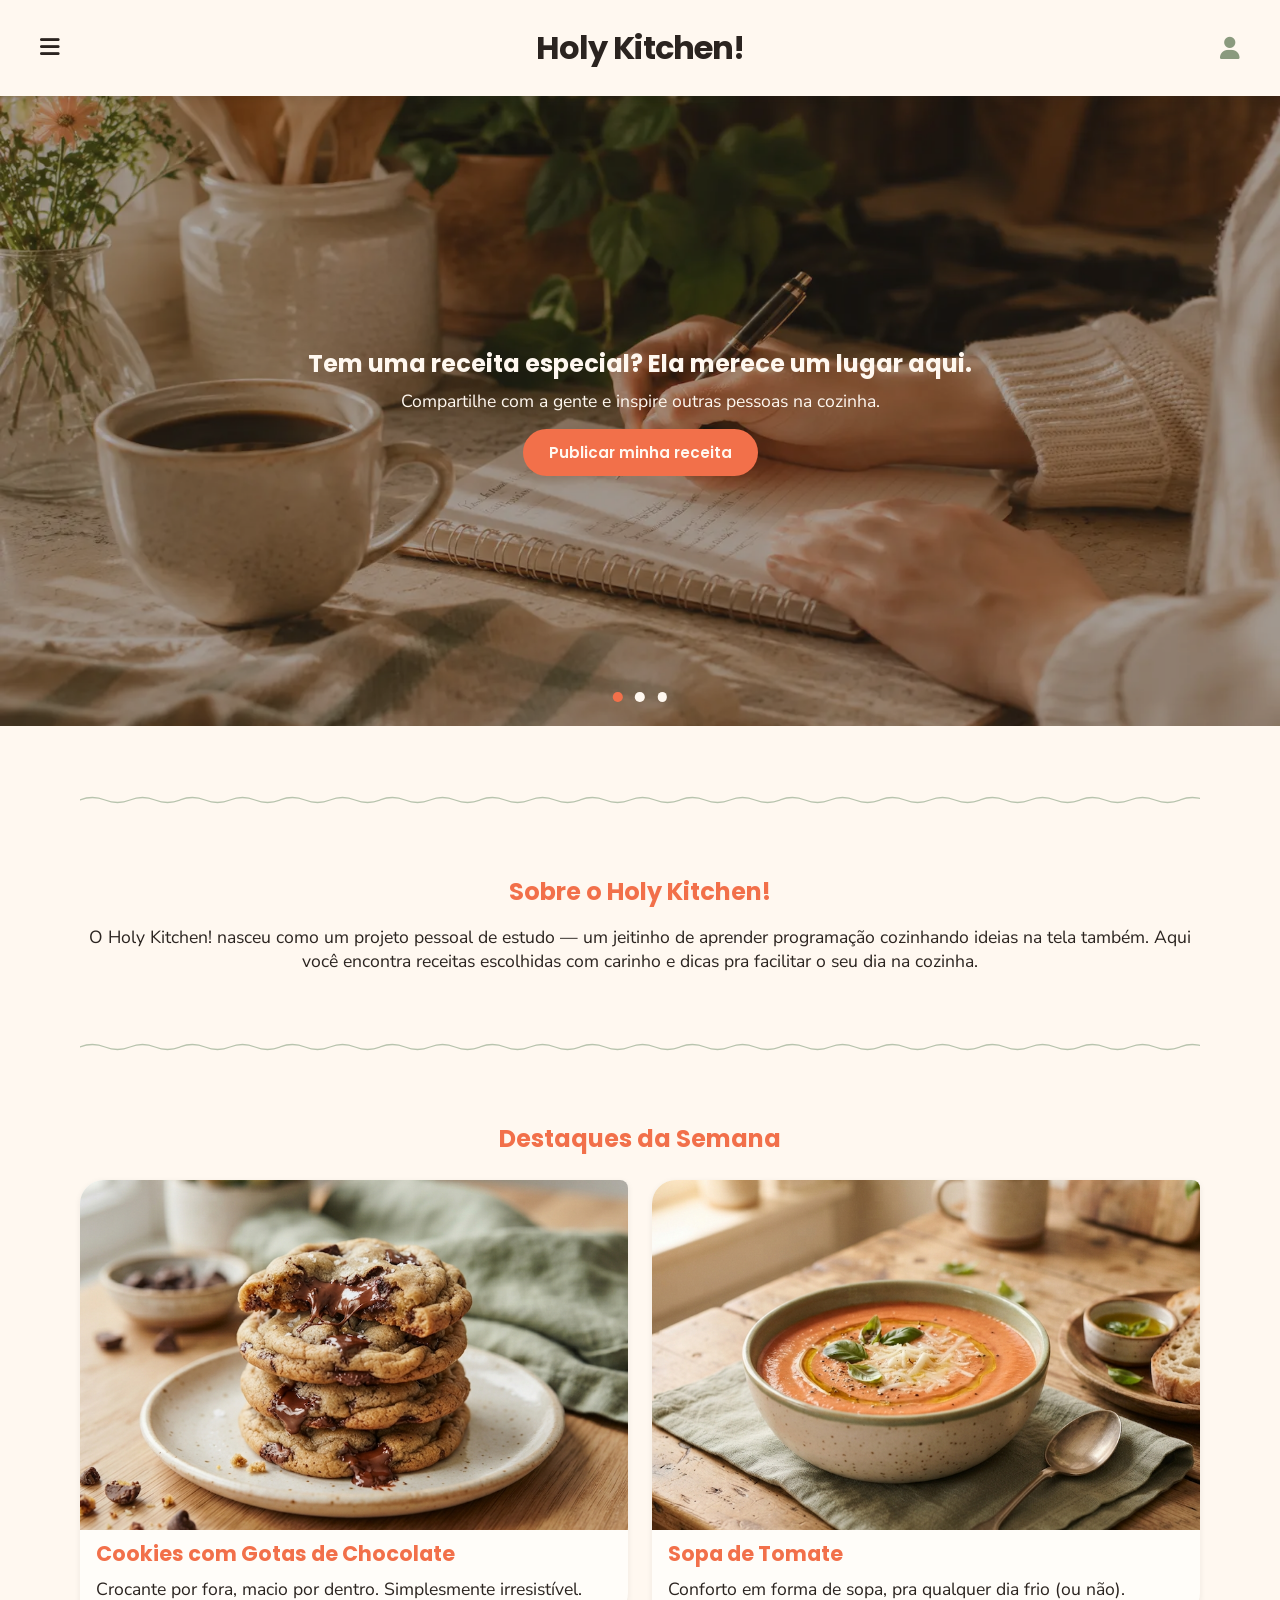
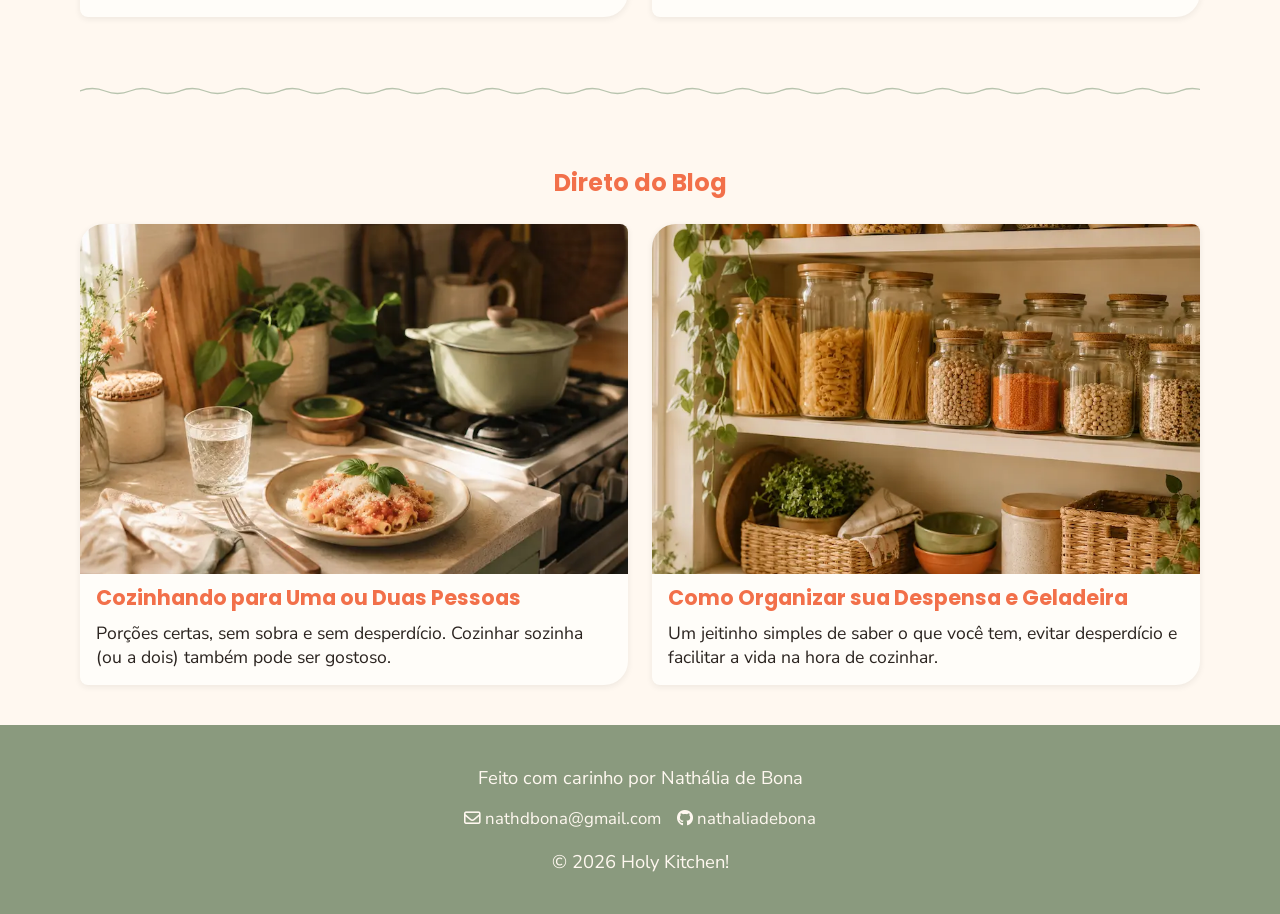
<file: index.html>
<!DOCTYPE html>
<html lang="pt-br">
<head>
    <meta charset="UTF-8">
    <meta name="viewport" content="width=device-width, initial-scale=1.0">

    <title>Holy Kitchen!</title>

    <link rel="preconnect" href="https://fonts.googleapis.com">
    <link rel="preconnect" href="https://fonts.gstatic.com" crossorigin>
    <link href="https://fonts.googleapis.com/css2?family=Nunito+Sans:ital,opsz,wght@0,6..12,200..1000;1,6..12,200..1000&family=Poppins:wght@400;600;700&display=swap" rel="stylesheet">
    <link rel="shortcut icon" href="imagens/favicon.ico" type="image/x-icon">

    <link rel="stylesheet" href="https://cdnjs.cloudflare.com/ajax/libs/font-awesome/6.5.0/css/all.min.css">

    <link rel="stylesheet" href="estilos/global.css">
    <link rel="stylesheet" href="estilos/inicio.css">
</head>

<body>
    <header>
        <nav aria-label="Navegação principal">
            <div id="menu">
                <ul>
                    <li><a href="index.html">Início</a></li>
                    <li><a href="receitas.html">Receitas</a></li>
                    <li><a href="blog.html">Blog</a></li>
                    <li><a href="publique.html">Publique sua Receita</a></li>
                </ul>
                
                <button type="button" aria-label="Menu"><i class="fa-solid fa-bars"></i></button>
            </div>
        
            <h1 id="logo"><a href="index.html">Holy Kitchen!</a></h1>

            <a href="login.html" aria-label="Login" id="usuario"><i class="fa-solid fa-user"></i></a>
        </nav>
    </header>

    <main>
        <section id="hero">
            <article id="publique" class="ativo">
                <h2>Tem uma receita especial? Ela merece um lugar aqui.</h2>

                <p>Compartilhe com a gente e inspire outras pessoas na cozinha.</p>

                <a href="publique.html" class="botao botao-principal">Publicar minha receita</a>
            </article>

            <article id="pressa">
                <h2>Sem tempo pra cozinhar hoje?</h2>
                
                <p>Separei receitas rápidas pra salvar o seu dia.</p>

                <a href="blog/pressa.html" class="botao botao-principal">Ver receitas rápidas</a>
            </article>

            <article id="piquenique">
                <h2>Planejando um piquenique?</h2>
                
                <p>Descubra o que levar pra aproveitar o dia ao ar livre sem esquecer nada.</p>
                
                <a href="blog/piquenique.html" class="botao botao-principal">Ver dicas de piquenique</a>
            </article>

            <div class="hero-dots">
                <button class="ativo dot" data-slide="0"></button>
                <button class="dot" data-slide="1"></button>
                <button class="dot" data-slide="2"></button>
            </div>
        </section>

        <section id="sobre" class="container">
            <h2>Sobre o Holy Kitchen!</h2>

            <p>
                O Holy Kitchen! nasceu como um projeto pessoal de estudo — um jeitinho de aprender programação cozinhando ideias na tela também. Aqui você encontra receitas escolhidas com carinho e dicas pra facilitar o seu dia na cozinha.
            </p>
        </section>

        <section id="destaques" class="container">
            <h2>Destaques da Semana</h2>

            <div class="grid-cards">
                <article>
                    <a href="receitas/cookies.html">
                        <picture>
                            <source media="(max-width: 670px)" srcset="imagens/cookies-card-mobile.webp">
                            <img src="imagens/cookies-card.webp" alt="Cookies com gotas de chocolate">
                        </picture>
                        <h3>Cookies com Gotas de Chocolate</h3>
                        <p>Crocante por fora, macio por dentro. Simplesmente irresistível.</p>
                    </a>
                </article>
                <article>
                    <a href="receitas/sopa-tomate.html">
                        <picture>
                            <source media="(max-width: 670px)" srcset="imagens/sopa-tomate-card-mobile.webp">
                            <img src="imagens/sopa-tomate-card.webp" alt="Sopa de tomate">
                        </picture>
                        <h3>Sopa de Tomate</h3>
                        <p>Conforto em forma de sopa, pra qualquer dia frio (ou não).</p>
                    </a>
                </article>
            </div>
        </section>

        <section id="blog" class="container">
            <h2>Direto do Blog</h2>

            <div class="grid-cards">
                <article>
                    <a href="blog/cozinhar-1-2.html">
                        <picture>
                            <source media="(max-width: 670px)" srcset="imagens/cozinhar-1-2-card-mobile.webp">
                            <img src="imagens/cozinhar-1-2-card.webp" alt="Cozinhando para uma ou duas pessoas">
                        </picture>
                        <h3>Cozinhando para Uma ou Duas Pessoas</h3>
                        <p>
                            Porções certas, sem sobra e sem desperdício. Cozinhar sozinha (ou a dois) também pode ser gostoso.
                        </p>
                    </a>
                </article>
                <article>
                    <a href="blog/despensa.html">
                        <picture>
                            <source media="(max-width: 670px)" srcset="imagens/despensa-card-mobile.webp">
                            <img src="imagens/despensa-card.webp" alt="Como organizar sua despensa e geladeira">
                        </picture>
                        <h3>Como Organizar sua Despensa e Geladeira</h3>
                        <p>
                                Um jeitinho simples de saber o que você tem, evitar desperdício e facilitar a vida na hora de cozinhar.
                        </p>
                    </a>
                </article>
            </div>
        </section>
    </main>

    <footer>
        <p>Feito com carinho por Nathália de Bona</p>

        <ul>
            <li>
                <a href="mailto:nathdbona@gmail.com"><i class="fa-regular fa-envelope"></i> nathdbona@gmail.com</a>
            </li>

            <li>
                <a href="https://github.com/nathaliadebona"><i class="fa-brands fa-github"></i> nathaliadebona</a>
            </li>
        </ul>

        <p>&#169; 2026 Holy Kitchen!</p>
    </footer>

    <button class="btn-topo" aria-label="Voltar ao topo">
        <i class="fa-solid fa-angle-up"></i>
    </button>

    <script src="scripts/script.js"></script>
</body>
</html>
</file>
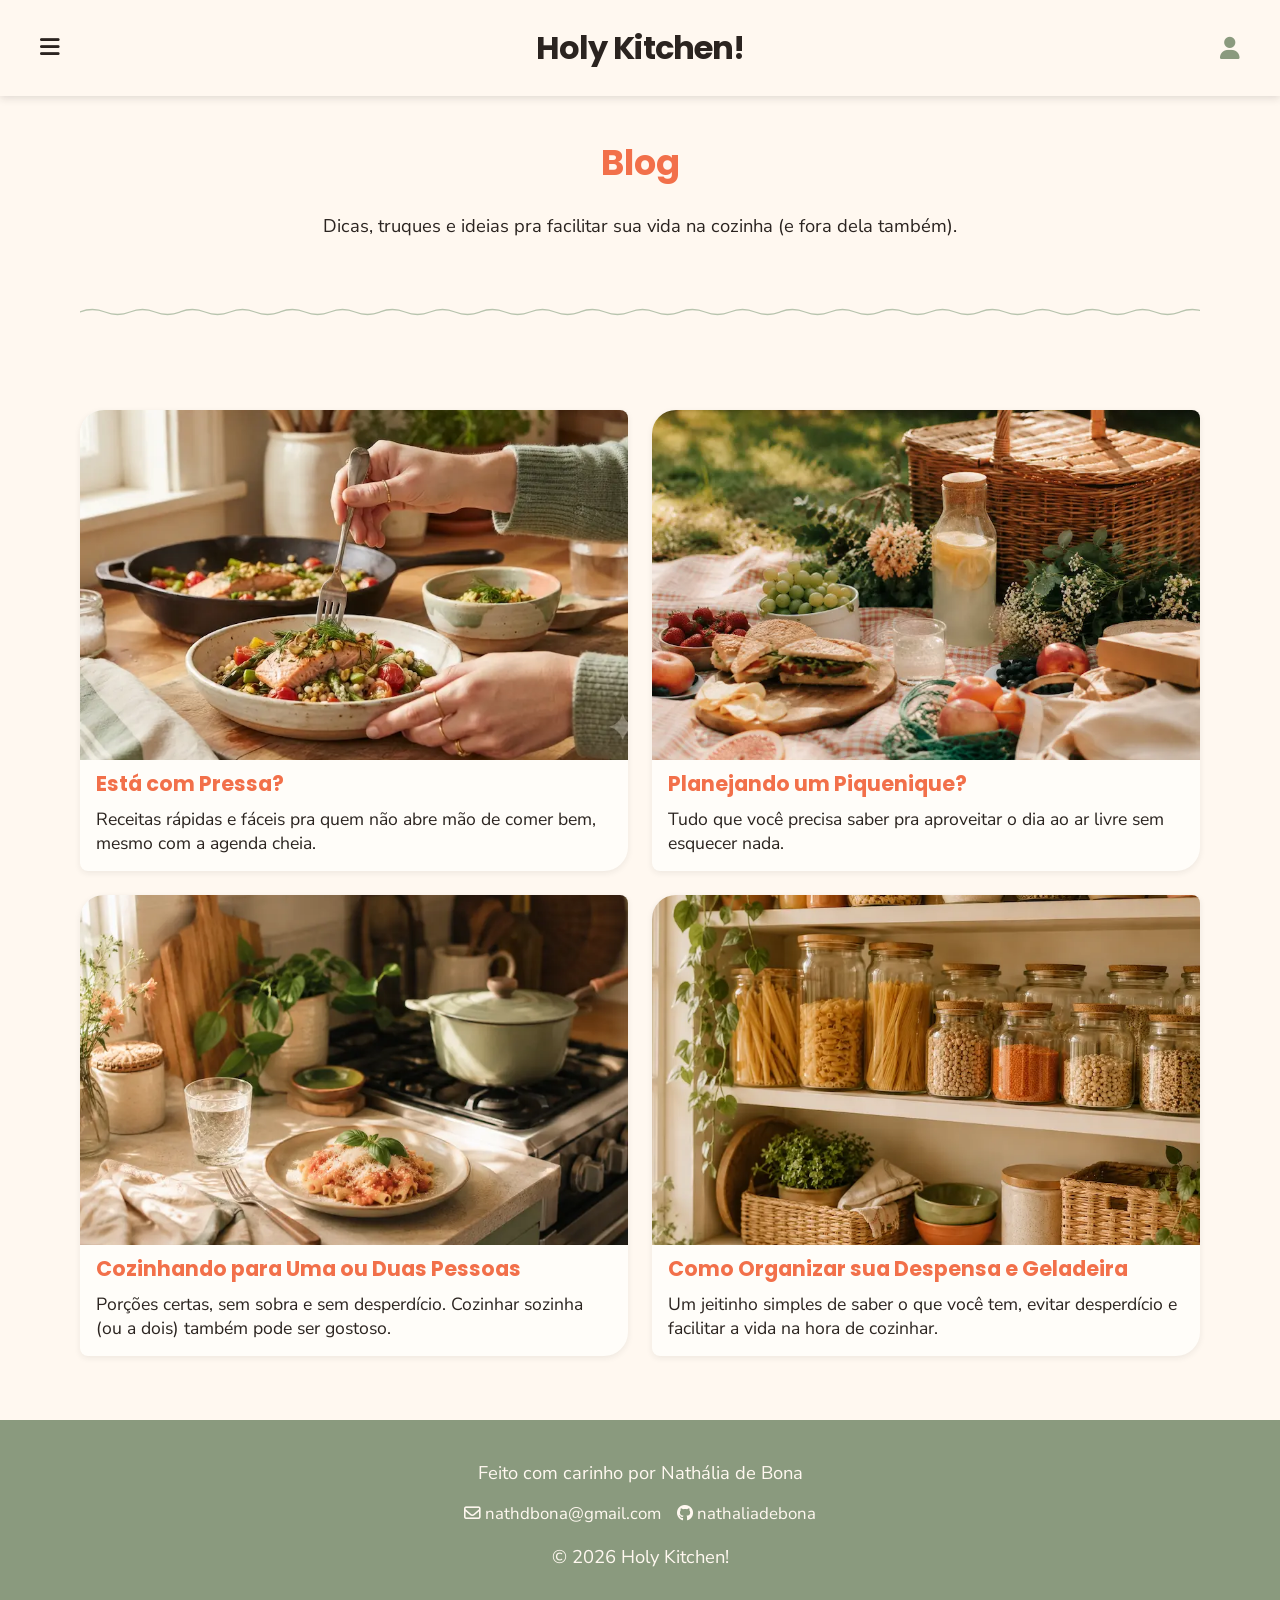
<file: blog.html>
<!DOCTYPE html>
<html lang="pt-br">
<head>
    <meta charset="UTF-8">
    <meta name="viewport" content="width=device-width, initial-scale=1.0">

    <title>Blog</title>

    <link rel="preconnect" href="https://fonts.googleapis.com">
    <link rel="preconnect" href="https://fonts.gstatic.com" crossorigin>
    <link href="https://fonts.googleapis.com/css2?family=Nunito+Sans:ital,opsz,wght@0,6..12,200..1000;1,6..12,200..1000&family=Poppins:wght@400;600;700&display=swap" rel="stylesheet">
    <link rel="shortcut icon" href="imagens/favicon.ico" type="image/x-icon">

    <link rel="stylesheet" href="https://cdnjs.cloudflare.com/ajax/libs/font-awesome/6.5.0/css/all.min.css">

    <link rel="stylesheet" href="estilos/global.css">
    <link rel="stylesheet" href="estilos/blog.css">
</head>

<body>
    <header>
        <nav aria-label="Navegação principal">
            <div id="menu">
                <ul>
                    <li><a href="index.html">Início</a></li>
                    <li><a href="receitas.html">Receitas</a></li>
                    <li><a href="blog.html">Blog</a></li>
                    <li><a href="publique.html">Publique sua Receita</a></li>
                </ul>
                
                <button type="button" aria-label="Menu"><i class="fa-solid fa-bars"></i></button>
            </div>
        
            <h1 id="logo"><a href="index.html">Holy Kitchen!</a></h1>

            <a href="login.html" aria-label="Login" id="usuario"><i class="fa-solid fa-user"></i></a>
        </nav>
    </header>

    <main>
        <section id="blog-intro" class="container">
            <h2>Blog</h2>

            <p>Dicas, truques e ideias pra facilitar sua vida na cozinha (e fora dela também).</p>
        </section>

        <section id="blog-grid" class="grid-cards container">
            <article>
                <a href="./blog/pressa.html">
                    <picture>
                        <source media="(max-width: 670px)" srcset="imagens/pressa-card-mobile.webp">
                        <img src="imagens/pressa-card.webp" alt="Receitas rápidas e fáceis">
                    </picture>

                    <h3>Está com Pressa?</h3>

                    <p>Receitas rápidas e fáceis pra quem não abre mão de comer bem, mesmo com a agenda cheia.</p>
                </a>
            </article>

            <article>
                <a href="./blog/piquenique.html">
                    <picture>
                        <source media="(max-width: 670px)" srcset="imagens/piquenique-card-mobile.webp">
                        <img src="imagens/piquenique-card.webp" alt="Piquenique ao ar livre">
                    </picture>

                    <h3>Planejando um Piquenique?</h3>

                    <p>Tudo que você precisa saber pra aproveitar o dia ao ar livre sem esquecer nada.</p>
                </a>
            </article>

            <article>
                <a href="./blog/cozinhar-1-2.html">
                    <picture>
                        <source media="(max-width: 670px)" srcset="imagens/cozinhar-1-2-card-mobile.webp">
                        <img src="imagens/cozinhar-1-2-card.webp" alt="Refeição para uma pessoa">
                    </picture>

                    <h3>Cozinhando para Uma ou Duas Pessoas</h3>

                    <p>Porções certas, sem sobra e sem desperdício. Cozinhar sozinha (ou a dois) também pode ser gostoso.</p>
                </a>
            </article>

            <article>
                <a href="./blog/despensa.html">
                    <picture>
                        <source media="(max-width: 670px)" srcset="imagens/despensa-card-mobile.webp">
                        <img src="imagens/despensa-card.webp" alt="Despensa organizada">
                    </picture>

                    <h3>Como Organizar sua Despensa e Geladeira</h3>

                    <p>Um jeitinho simples de saber o que você tem, evitar desperdício e facilitar a vida na hora de cozinhar.</p>
                </a>
            </article>
        </section>
    </main>

    <footer>
        <p>Feito com carinho por Nathália de Bona</p>

        <ul>
            <li>
                <a href="mailto:nathdbona@gmail.com"><i class="fa-regular fa-envelope"></i> nathdbona@gmail.com</a>
            </li>

            <li>
                <a href="https://github.com/nathaliadebona"><i class="fa-brands fa-github"></i> nathaliadebona</a>
            </li>
        </ul>

        <p>&#169; 2026 Holy Kitchen!</p>
    </footer>

    <button class="btn-topo" aria-label="Voltar ao topo">
        <i class="fa-solid fa-angle-up"></i>
    </button>

    <script src="scripts/script.js"></script>
</body>
</html>
</file>
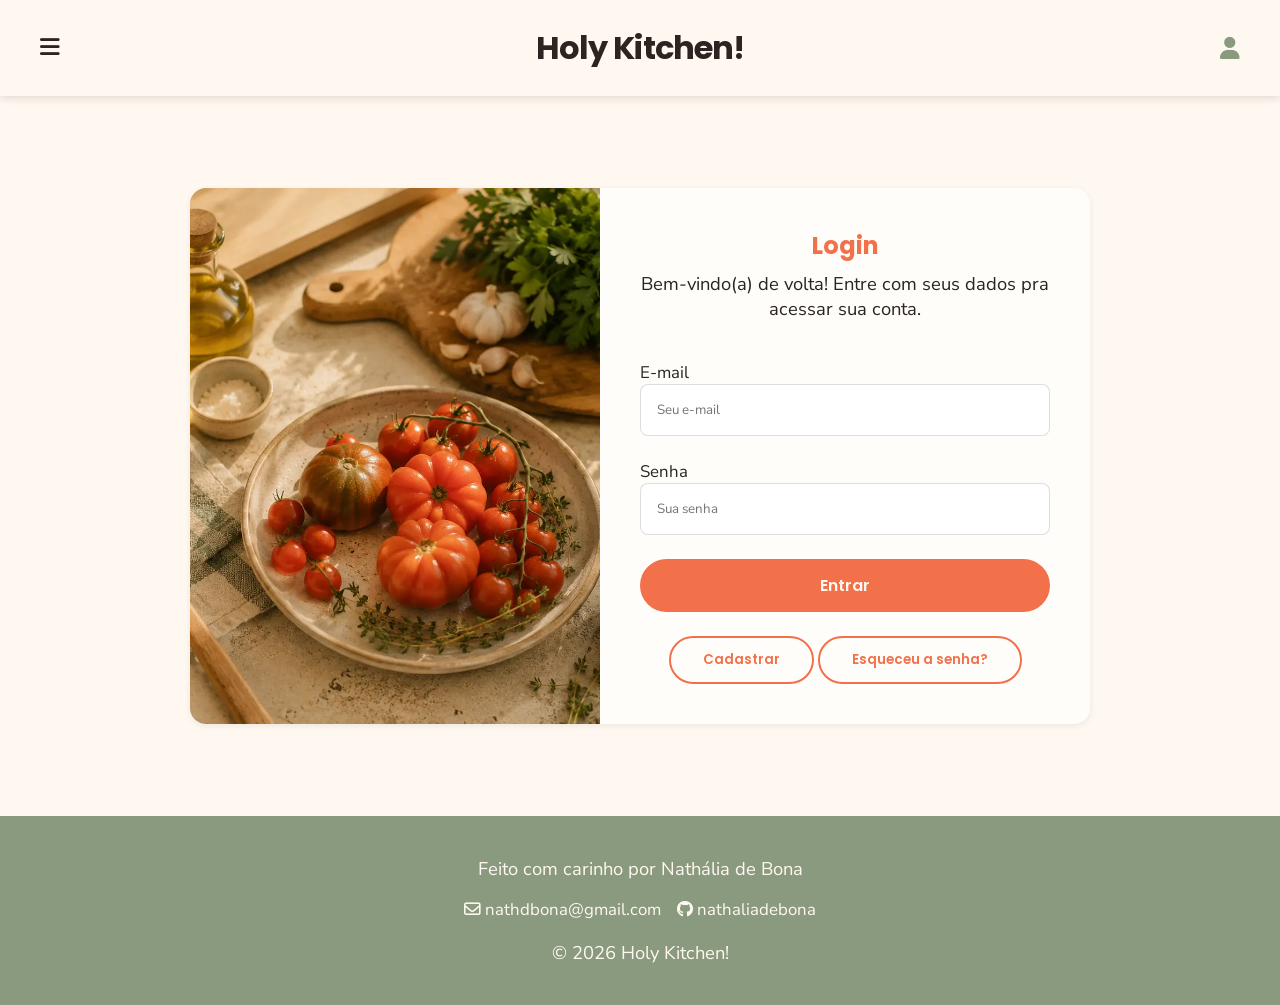
<file: login.html>
<!DOCTYPE html>
<html lang="pt-br">
<head>
    <meta charset="UTF-8">
    <meta name="viewport" content="width=device-width, initial-scale=1.0">

    <title>Login</title>

    <link rel="preconnect" href="https://fonts.googleapis.com">
    <link rel="preconnect" href="https://fonts.gstatic.com" crossorigin>
    <link href="https://fonts.googleapis.com/css2?family=Nunito+Sans:ital,opsz,wght@0,6..12,200..1000;1,6..12,200..1000&family=Poppins:wght@400;600;700&display=swap" rel="stylesheet">
    <link rel="shortcut icon" href="imagens/favicon.ico" type="image/x-icon">

    <link rel="stylesheet" href="https://cdnjs.cloudflare.com/ajax/libs/font-awesome/6.5.0/css/all.min.css">

    <link rel="stylesheet" href="estilos/global.css">
    <link rel="stylesheet" href="estilos/login.css">
</head>

<body>
    <header>
        <nav aria-label="Navegação principal">
            <div id="menu">
                <ul>
                    <li><a href="index.html">Início</a></li>
                    <li><a href="receitas.html">Receitas</a></li>
                    <li><a href="blog.html">Blog</a></li>
                    <li><a href="publique.html">Publique sua Receita</a></li>
                </ul>
                
                <button type="button" aria-label="Menu"><i class="fa-solid fa-bars"></i></button>
            </div>
        
            <h1 id="logo"><a href="index.html">Holy Kitchen!</a></h1>

            <a href="login.html" aria-label="Login" id="usuario"><i class="fa-solid fa-user"></i></a>
        </nav>
    </header>

    <main>
        <section id="login">
            <div id="login-img">

            </div>

            <div id="login-form">
                <h2>Login</h2>
                <p>Bem-vindo(a) de volta! Entre com seus dados pra acessar sua conta.</p>
            
                <form action="" autocomplete="on">
                    <label for="email">E-mail</label>
                    <input type="email" name="email" id="email" required placeholder="Seu e-mail">

                    <label for="senha">Senha</label>
                    <input type="password" name="senha" id="senha" required placeholder="Sua senha">

                    <input class="botao botao-principal" type="submit" name="entrar" id="entrar" value="Entrar">

                    <div class="botoes-form">
                        <button id="cadastrar-btn" class="botao botao-secundario" type="button">Cadastrar</button>
                        <button id="esqueceu-btn" class="botao botao-secundario" type="button">Esqueceu a senha?</button>
                    </div>
                </form>
            </div>
        </section>
    </main>

    <footer>
        <p>Feito com carinho por Nathália de Bona</p>

        <ul>
            <li>
                <a href="mailto:nathdbona@gmail.com"><i class="fa-regular fa-envelope"></i> nathdbona@gmail.com</a>
            </li>

            <li>
                <a href="https://github.com/nathaliadebona"><i class="fa-brands fa-github"></i> nathaliadebona</a>
            </li>
        </ul>

        <p>&#169; 2026 Holy Kitchen!</p>
    </footer>

    <button class="btn-topo" aria-label="Voltar ao topo">
        <i class="fa-solid fa-angle-up"></i>
    </button>

    <script src="scripts/script.js"></script>
</body>
</html>
</file>
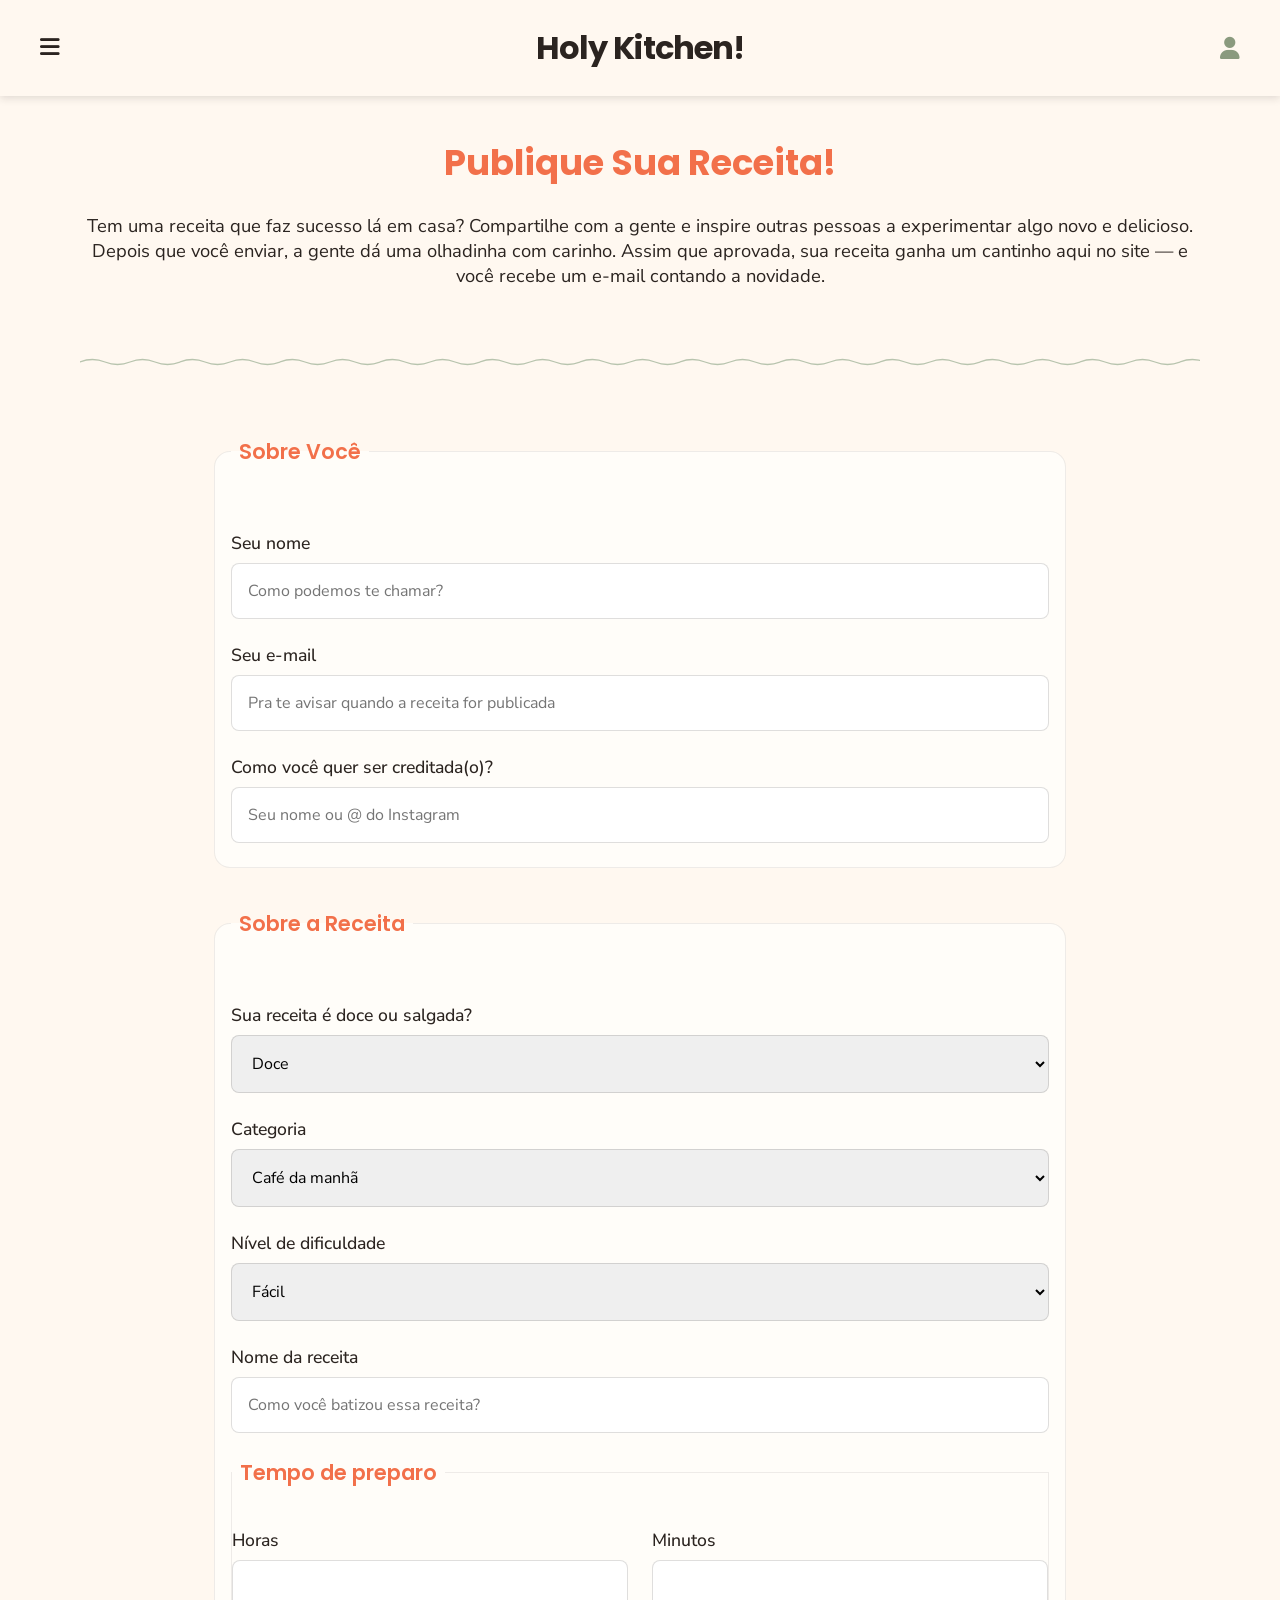
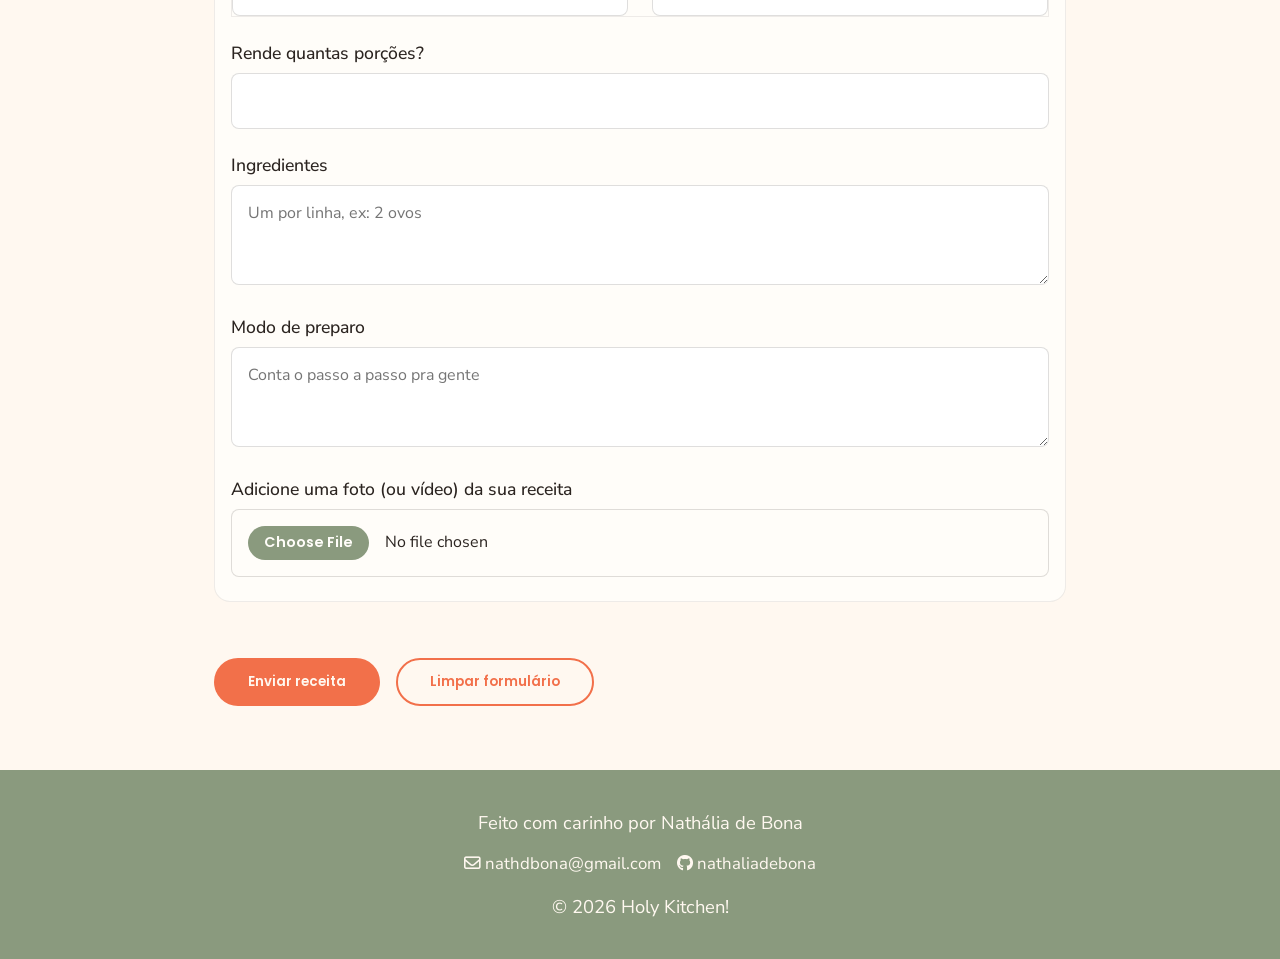
<file: publique.html>
<!DOCTYPE html>
<html lang="pt-br">
<head>
    <meta charset="UTF-8">
    <meta name="viewport" content="width=device-width, initial-scale=1.0">

    <title>Publique sua Receita!</title>

    <link rel="preconnect" href="https://fonts.googleapis.com">
    <link rel="preconnect" href="https://fonts.gstatic.com" crossorigin>
    <link href="https://fonts.googleapis.com/css2?family=Nunito+Sans:ital,opsz,wght@0,6..12,200..1000;1,6..12,200..1000&family=Poppins:wght@400;600;700&display=swap" rel="stylesheet">
    <link rel="shortcut icon" href="imagens/favicon.ico" type="image/x-icon">

    <link rel="stylesheet" href="https://cdnjs.cloudflare.com/ajax/libs/font-awesome/6.5.0/css/all.min.css">

    <link rel="stylesheet" href="estilos/global.css">
    <link rel="stylesheet" href="estilos/publique.css">
</head>

<body>
    <header>
        <nav aria-label="Navegação principal">
            <div id="menu">
                <ul>
                    <li><a href="index.html">Início</a></li>
                    <li><a href="receitas.html">Receitas</a></li>
                    <li><a href="blog.html">Blog</a></li>
                    <li><a href="publique.html">Publique sua Receita</a></li>
                </ul>
                
                <button type="button" aria-label="Menu"><i class="fa-solid fa-bars"></i></button>
            </div>
        
            <h1 id="logo"><a href="index.html">Holy Kitchen!</a></h1>

            <a href="login.html" aria-label="Login" id="usuario"><i class="fa-solid fa-user"></i></a>
        </nav>
    </header>

    <main>
        <section id="publique-intro" class="container">
            <h2>Publique Sua Receita!</h2>

            <p>
                Tem uma receita que faz sucesso lá em casa? Compartilhe com a gente e inspire outras pessoas a experimentar algo novo e delicioso.
            </p>

            <p>
                Depois que você enviar, a gente dá uma olhadinha com carinho. Assim que aprovada, sua receita ganha um cantinho aqui no site — e você recebe um e-mail contando a novidade.
            </p>
        </section>

        <section id="publique-form" class="container">
            <form action="" novalidate>
                <fieldset>
                    <legend>Sobre Você</legend>

                    <label for="nome">Seu nome</label>
                    <input type="text" name="nome" id="nome" required placeholder="Como podemos te chamar?">

                    <label for="email">Seu e-mail</label>
                    <input type="email" name="email" id="email" required placeholder="Pra te avisar quando a receita for publicada">

                    <label for="credito">Como você quer ser creditada(o)?</label>
                    <input type="text" name="credito" id="credito" placeholder="Seu nome ou @ do Instagram">
                </fieldset>

                <fieldset>
                    <legend>Sobre a Receita</legend>

                    <label for="sabor">Sua receita é doce ou salgada?</label>
                    <select name="sabor" id="sabor" required>
                        <option value="doce">Doce</option>
                        <option value="salgada">Salgada</option>
                    </select>

                    <label for="categoria">Categoria</label>
                    <select name="categoria" id="categoria" required>
                        <option value="cafe">Café da manhã</option>
                        <option value="sobremesa">Sobremesa</option>
                        <option value="principal">Prato principal</option>
                        <option value="lanche">Lanche</option>
                    </select>

                    <label for="dificuldade">Nível de dificuldade</label>
                    <select name="dificuldade" id="dificuldade" required>
                        <option value="facil">Fácil</option>
                        <option value="medio">Médio</option>
                        <option value="dificil">Difícil</option>
                    </select>

                    <label for="nome-receita">Nome da receita</label>
                    <input type="text" name="nome-receita" id="nome-receita" required placeholder="Como você batizou essa receita?">
                
                    <fieldset>
                        <legend>Tempo de preparo</legend>

                        <div class="campo-duplo">
                            <label for="horas">Horas</label>
                            <input type="number" name="horas" id="horas" required>
                        </div>
                        
                        <div class="campo-duplo">
                            <label for="minutos">Minutos</label>
                            <input type="number" name="minutos" id="minutos" required>
                        </div>
                    </fieldset>

                    <label for="rendimento">Rende quantas porções?</label>
                    <input type="number" name="rendimento" id="rendimento">

                    <label for="ingredientes">Ingredientes</label>
                    <textarea name="ingredientes" id="ingredientes" required placeholder="Um por linha, ex: 2 ovos"></textarea>

                    <label for="preparo">Modo de preparo</label>
                    <textarea name="preparo" id="preparo" required placeholder="Conta o passo a passo pra gente"></textarea>

                    <label for="arquivo">Adicione uma foto (ou vídeo) da sua receita</label>
                    <input type="file" name="arquivo" id="arquivo">
                </fieldset>

                <div class="botoes-form">
                    <input class="botao botao-principal" type="submit" name="enviar" id="enviar" value="Enviar receita">
                    <input class="botao botao-secundario" type="reset" value="Limpar formulário">
                </div>
            </form>
        </section>
    </main>

    <footer>
        <p>Feito com carinho por Nathália de Bona</p>

        <ul>
            <li>
                <a href="mailto:nathdbona@gmail.com"><i class="fa-regular fa-envelope"></i> nathdbona@gmail.com</a>
            </li>

            <li>
                <a href="https://github.com/nathaliadebona"><i class="fa-brands fa-github"></i> nathaliadebona</a>
            </li>
        </ul>

        <p>&#169; 2026 Holy Kitchen!</p>
    </footer>

    <button class="btn-topo" aria-label="Voltar ao topo">
        <i class="fa-solid fa-angle-up"></i>
    </button>

    <script src="scripts/script.js"></script>
</body>
</html>
</file>
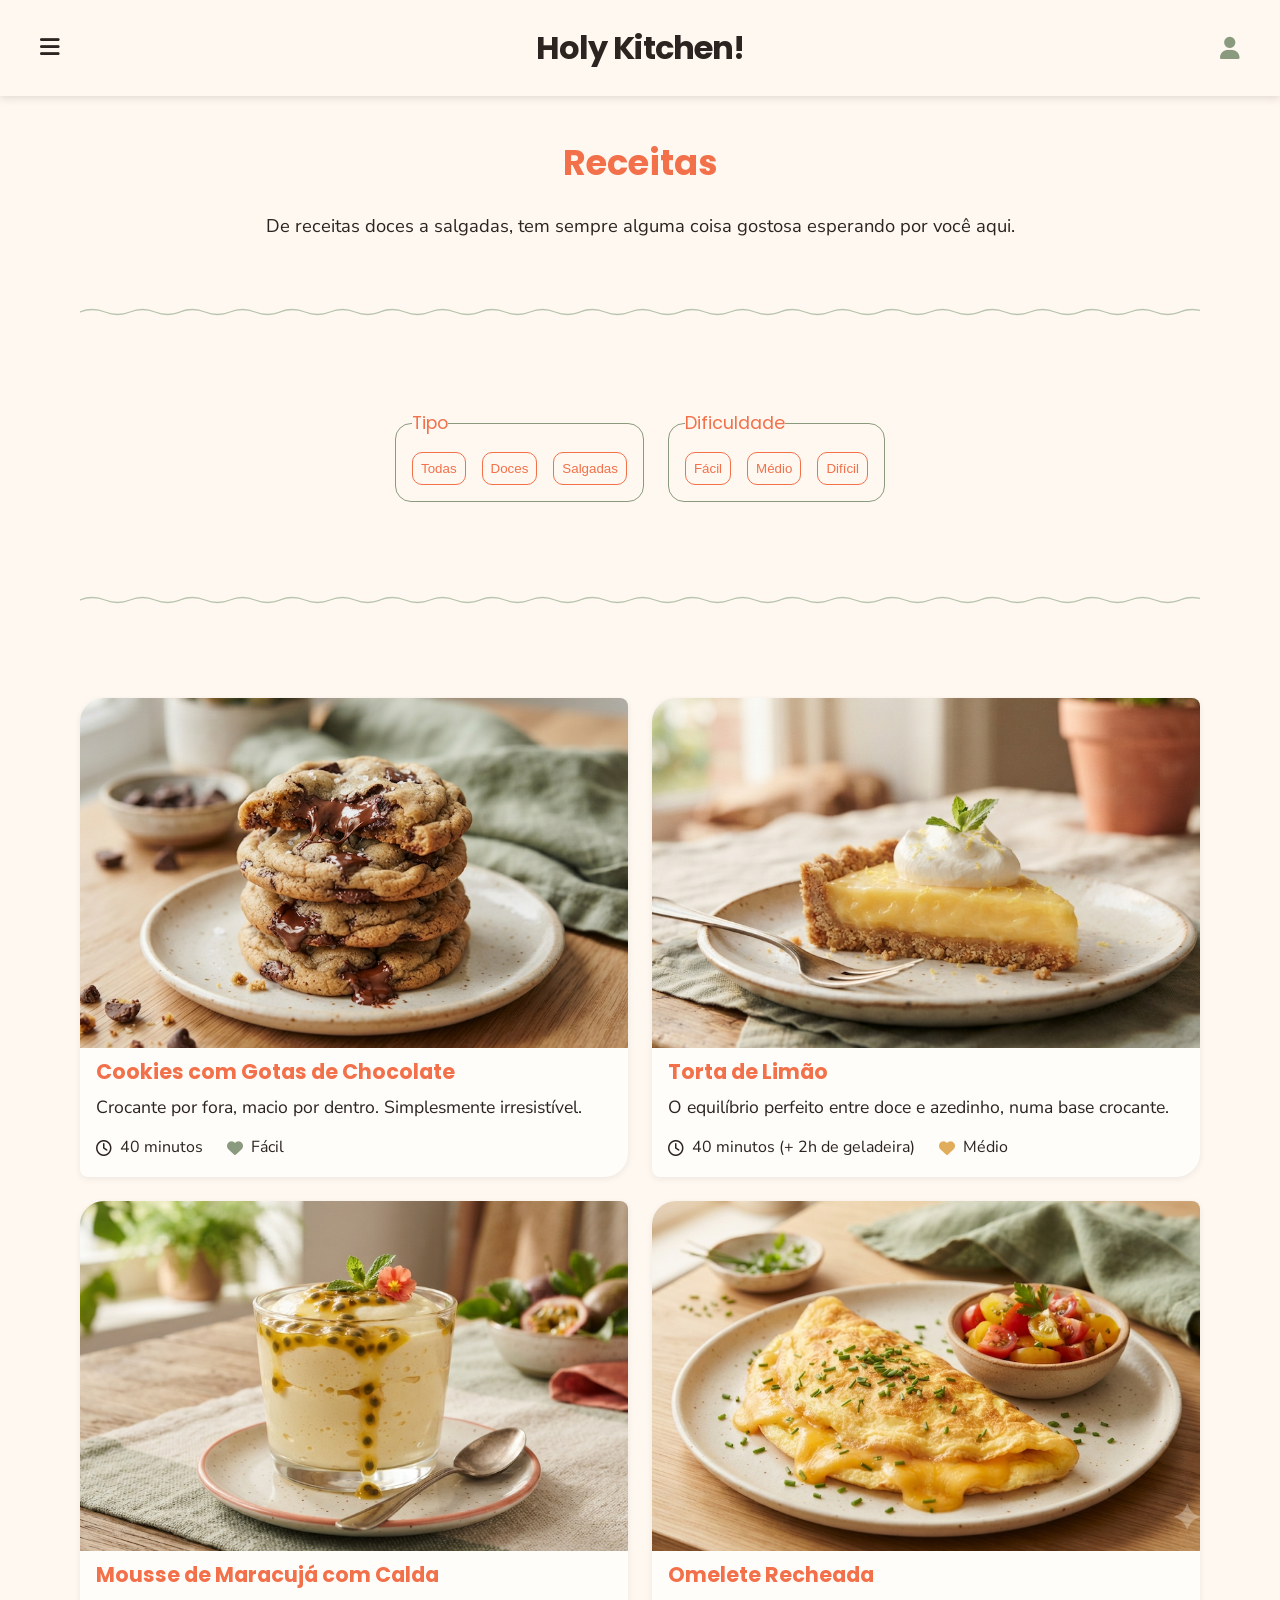
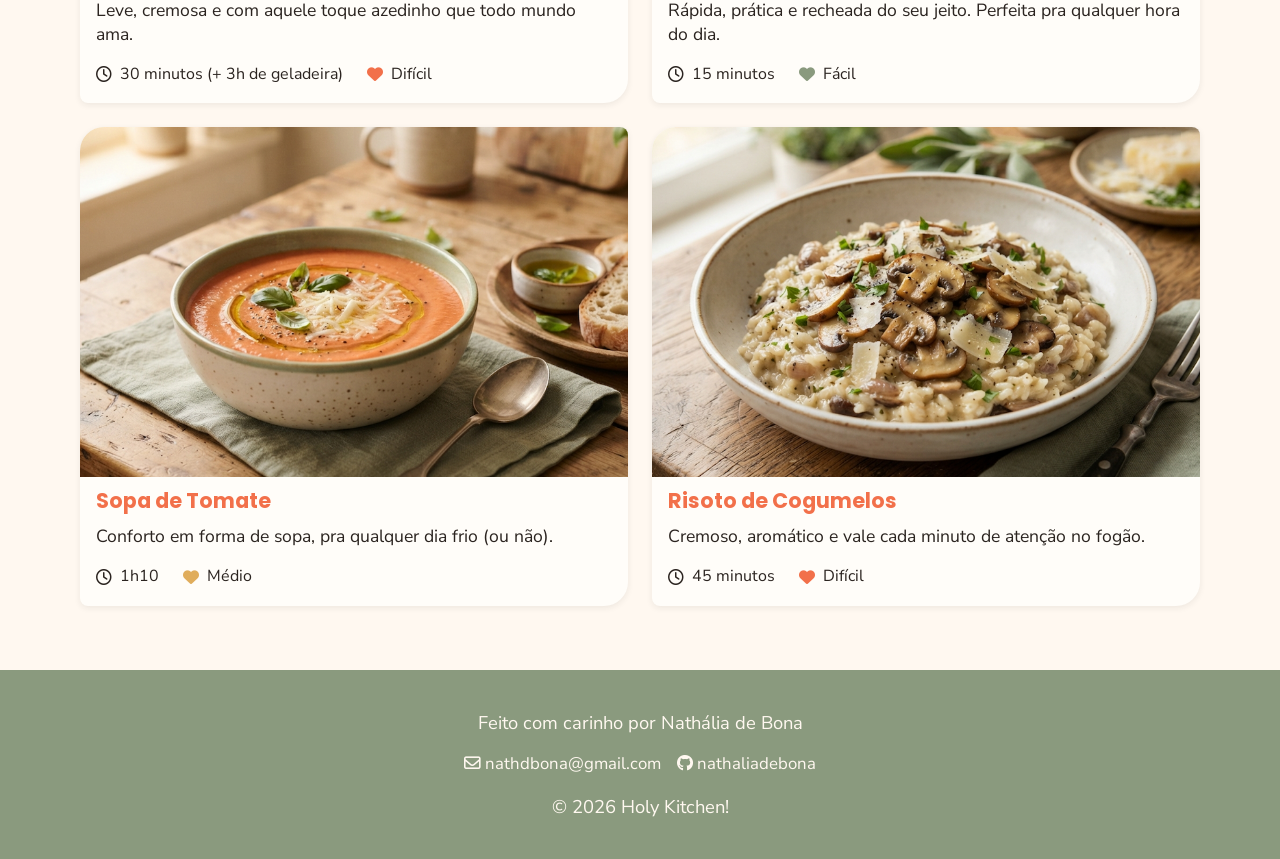
<file: receitas.html>
<!DOCTYPE html>
<html lang="pt-br">
<head>
    <meta charset="UTF-8">
    <meta name="viewport" content="width=device-width, initial-scale=1.0">

    <title>Receitas</title>

    <link rel="preconnect" href="https://fonts.googleapis.com">
    <link rel="preconnect" href="https://fonts.gstatic.com" crossorigin>
    <link href="https://fonts.googleapis.com/css2?family=Nunito+Sans:ital,opsz,wght@0,6..12,200..1000;1,6..12,200..1000&family=Poppins:wght@400;600;700&display=swap" rel="stylesheet">
    <link rel="shortcut icon" href="imagens/favicon.ico" type="image/x-icon">

    <link rel="stylesheet" href="https://cdnjs.cloudflare.com/ajax/libs/font-awesome/6.5.0/css/all.min.css">

    <link rel="stylesheet" href="estilos/global.css">
    <link rel="stylesheet" href="estilos/receitas.css">
</head>

<body>
    <header>
        <nav aria-label="Navegação principal">
            <div id="menu">
                <ul>
                    <li><a href="index.html">Início</a></li>
                    <li><a href="receitas.html">Receitas</a></li>
                    <li><a href="blog.html">Blog</a></li>
                    <li><a href="publique.html">Publique sua Receita</a></li>
                </ul>
                
                <button type="button" aria-label="Menu"><i class="fa-solid fa-bars"></i></button>
            </div>
        
            <h1 id="logo"><a href="index.html">Holy Kitchen!</a></h1>

            <a href="login.html" aria-label="Login" id="usuario"><i class="fa-solid fa-user"></i></a>
        </nav>
    </header>

    <main>
        <section id="receitas-intro" class="container">
            <h2>Receitas</h2>
            <p>De receitas doces a salgadas, tem sempre alguma coisa gostosa esperando por você aqui.</p>
        </section>

        <section id="filtros" class="container">
            <fieldset id="filtro-tipo">
                <legend>Tipo</legend>

                <button type="button" class="filtro filtro-reset" data-tipo="todas">
                    Todas
                </button>

                <button type="button" class="filtro" data-tipo="doce">
                    Doces
                </button>

                <button type="button" class="filtro" data-tipo="salgada">
                    Salgadas
                </button>
            </fieldset>

            <fieldset id="filtro-dificuldade">
                <legend>Dificuldade</legend>

                <button type="button" class="filtro" data-dificuldade="facil">
                    Fácil
                </button>

                <button type="button" class="filtro" data-dificuldade="medio">
                    Médio
                </button>

                <button type="button" class="filtro" data-dificuldade="dificil">
                    Difícil
                </button>
            </fieldset>
        </section>

        <section id="receitas-grid" class="grid-cards container">
            <article data-tipo="doce" data-dificuldade="facil">
                <a href="./receitas/cookies.html">
                    <picture>
                        <source media="(max-width: 670px)" srcset="imagens/cookies-card-mobile.webp">
                        <img src="imagens/cookies-card.webp" alt="Cookies com gotas de chocolate">
                    </picture>

                    <h3>Cookies com Gotas de Chocolate</h3>

                    <p>Crocante por fora, macio por dentro. Simplesmente irresistível.</p>

                    <ul>
                        <li><i class="fa-regular fa-clock"></i> 40 minutos</li>
                        <li><i class="facil fa-solid fa-heart"></i> Fácil</li>
                    </ul>
                </a>
            </article>

            <article data-tipo="doce" data-dificuldade="medio">
                <a href="./receitas/torta-limao.html">
                    <picture>
                        <source media="(max-width: 670px)" srcset="imagens/torta-limao-card-mobile.webp">
                        <img src="imagens/torta-limao-card.webp" alt="Torta de limão">
                    </picture>

                    <h3>Torta de Limão</h3>

                    <p>O equilíbrio perfeito entre doce e azedinho, numa base crocante.</p>

                    <ul>
                        <li><i class="fa-regular fa-clock"></i> 40 minutos (+ 2h de geladeira)</li>
                        <li><i class="medio fa-solid fa-heart"></i> Médio</li>
                    </ul>
                </a>
            </article>

            <article data-tipo="doce" data-dificuldade="dificil">
                <a href="./receitas/mousse-maracuja.html">
                    <picture>
                        <source media="(max-width: 670px)" srcset="imagens/mousse-maracuja-card-mobile.webp">
                        <img src="imagens/mousse-maracuja-card.webp" alt="Mousse de maracujá">
                    </picture>

                    <h3>Mousse de Maracujá com Calda</h3>

                    <p>Leve, cremosa e com aquele toque azedinho que todo mundo ama.</p>

                    <ul>
                        <li><i class="fa-regular fa-clock"></i> 30 minutos (+ 3h de geladeira)</li>
                        <li><i class="dificil fa-solid fa-heart"></i> Difícil</li>
                    </ul>
                </a>
            </article>

            <article data-tipo="salgada" data-dificuldade="facil">
                <a href="./receitas/omelete.html">
                    <picture>
                        <source media="(max-width: 670px)" srcset="imagens/omelete-card-mobile.webp">
                        <img src="imagens/omelete-card.webp" alt="Omelete recheada">
                    </picture>

                    <h3>Omelete Recheada</h3>

                    <p>Rápida, prática e recheada do seu jeito. Perfeita pra qualquer hora do dia.</p>

                    <ul>
                        <li><i class="fa-regular fa-clock"></i> 15 minutos</li>
                        <li><i class="facil fa-solid fa-heart"></i> Fácil</li>
                    </ul>
                </a>
            </article>

            <article data-tipo="salgada" data-dificuldade="medio">
                <a href="./receitas/sopa-tomate.html">
                    <picture>
                        <source media="(max-width: 670px)" srcset="imagens/sopa-tomate-card-mobile.webp">
                        <img src="imagens/sopa-tomate-card.webp" alt="Sopa de tomate">
                    </picture>

                    <h3>Sopa de Tomate</h3>

                    <p>Conforto em forma de sopa, pra qualquer dia frio (ou não).</p>

                    <ul>
                        <li><i class="fa-regular fa-clock"></i> 1h10</li>
                        <li><i class="medio fa-solid fa-heart"></i> Médio</li>
                    </ul>
                </a>
            </article>

            <article data-tipo="salgada" data-dificuldade="dificil">
                <a href="./receitas/risoto.html">
                    <picture>
                        <source media="(max-width: 670px)" srcset="imagens/risoto-card-mobile.webp">
                        <img src="imagens/risoto-card.webp" alt="Risoto de cogumelos">
                    </picture>

                    <h3>Risoto de Cogumelos</h3>

                    <p>Cremoso, aromático e vale cada minuto de atenção no fogão.</p>

                    <ul>
                        <li><i class="fa-regular fa-clock"></i> 45 minutos</li>
                        <li><i class="dificil fa-solid fa-heart"></i> Difícil</li>
                    </ul>
                </a>
            </article>
        </section>
    </main>

    <footer>
        <p>Feito com carinho por Nathália de Bona</p>

        <ul>
            <li>
                <a href="mailto:nathdbona@gmail.com"><i class="fa-regular fa-envelope"></i> nathdbona@gmail.com</a>
            </li>

            <li>
                <a href="https://github.com/nathaliadebona"><i class="fa-brands fa-github"></i> nathaliadebona</a>
            </li>
        </ul>

        <p>&#169; 2026 Holy Kitchen!</p>
    </footer>

    <button class="btn-topo" aria-label="Voltar ao topo">
        <i class="fa-solid fa-angle-up"></i>
    </button>

    <script src="scripts/script.js"></script>
</body>
</html>
</file>
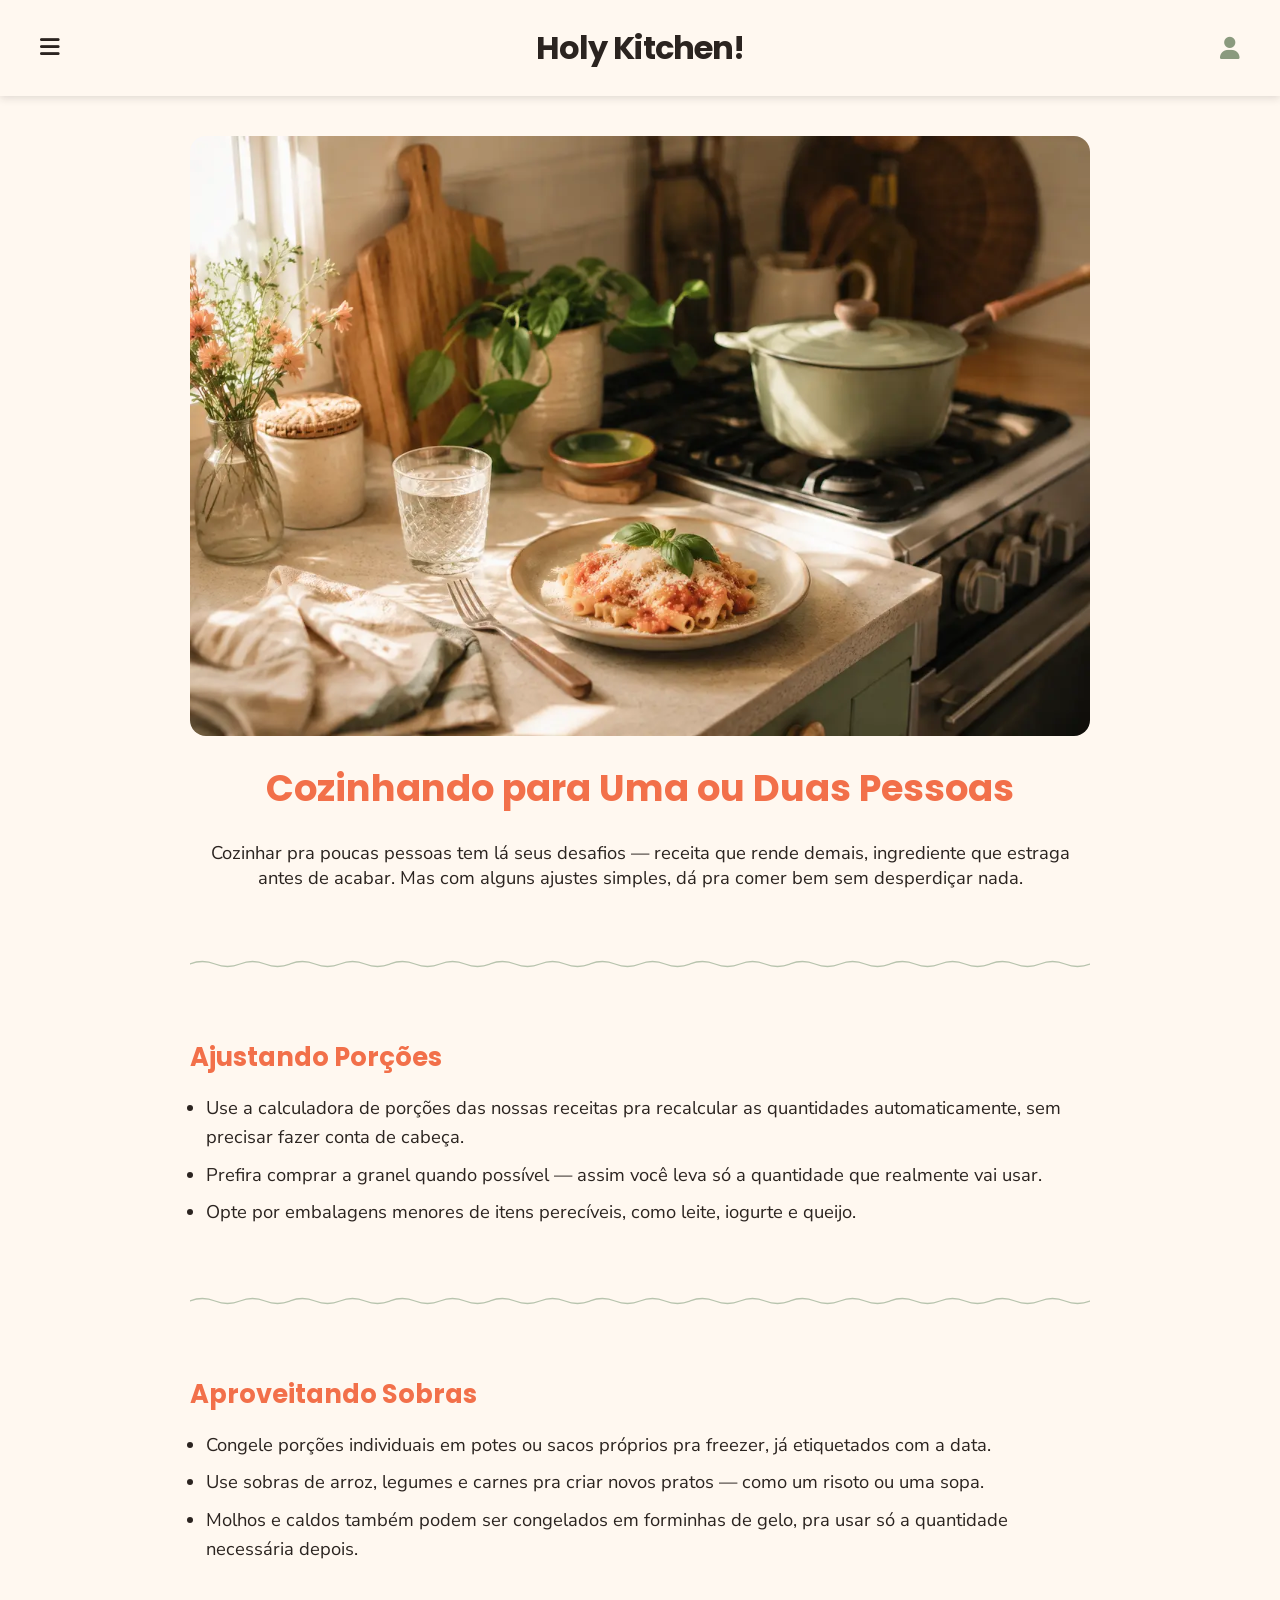
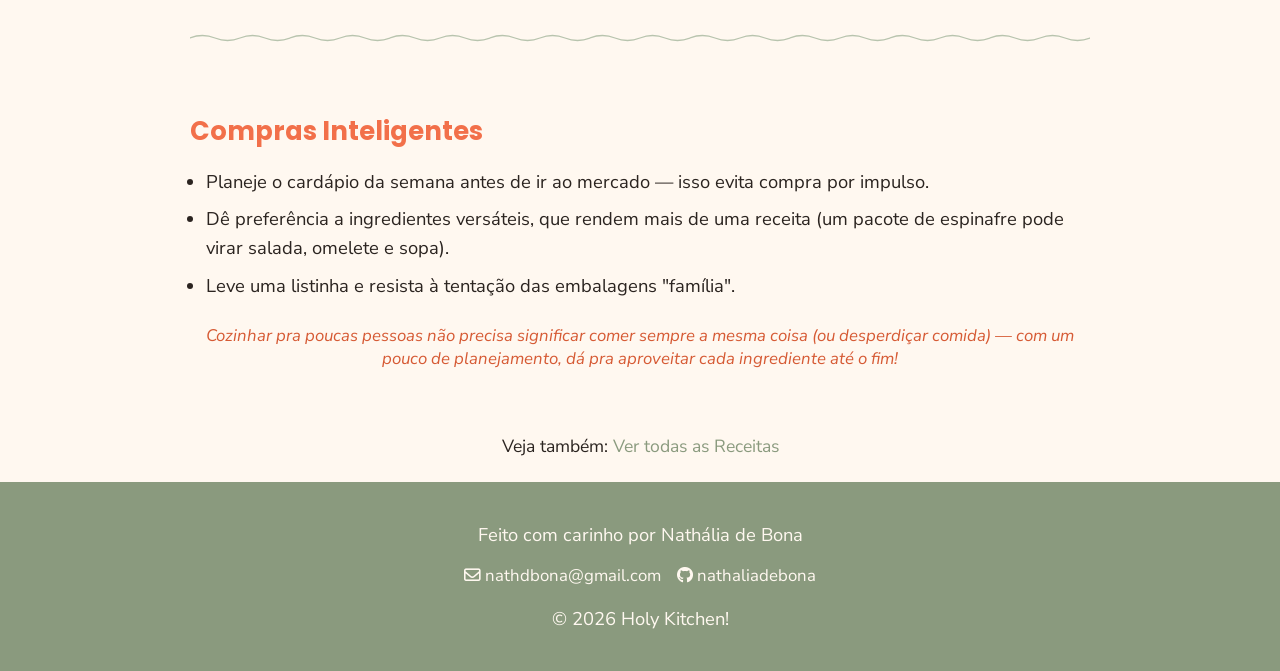
<file: blog/cozinhar-1-2.html>
<!DOCTYPE html>
<html lang="pt-br">
<head>
    <meta charset="UTF-8">
    <meta name="viewport" content="width=device-width, initial-scale=1.0">

    <title>Cozinhando para Uma ou Duas Pessoas</title>

    <link rel="preconnect" href="https://fonts.googleapis.com">
    <link rel="preconnect" href="https://fonts.gstatic.com" crossorigin>
    <link href="https://fonts.googleapis.com/css2?family=Nunito+Sans:ital,opsz,wght@0,6..12,200..1000;1,6..12,200..1000&family=Poppins:wght@400;600;700&display=swap" rel="stylesheet">
    <link rel="shortcut icon" href="../imagens/favicon.ico" type="image/x-icon">

    <link rel="stylesheet" href="https://cdnjs.cloudflare.com/ajax/libs/font-awesome/6.5.0/css/all.min.css">

    <link rel="stylesheet" href="../estilos/global.css">
    <link rel="stylesheet" href="../estilos/dica.css">
</head>

<body>
    <header>
        <nav aria-label="Navegação principal">
            <div id="menu">
                <ul>
                    <li><a href="../index.html">Início</a></li>
                    <li><a href="../receitas.html">Receitas</a></li>
                    <li><a href="../blog.html">Blog</a></li>
                    <li><a href="../publique.html">Publique sua Receita</a></li>
                </ul>
                
                <button type="button" aria-label="Menu"><i class="fa-solid fa-bars"></i></button>
            </div>
        
            <h1 id="logo"><a href="../index.html">Holy Kitchen!</a></h1>

            <a href="../login.html" aria-label="Login" id="usuario"><i class="fa-solid fa-user"></i></a>
        </nav>
    </header>

    <main>
        <section class="dica-intro">
            <picture>
                <source media="(max-width: 670px)" srcset="../imagens/cozinhar-1-2-full-mobile.webp">
                <img src="../imagens/cozinhar-1-2-full.webp" alt="Cozinhar para poucas pessoas">
            </picture>

            <h2>Cozinhando para Uma ou Duas Pessoas</h2>

            <p>
                Cozinhar pra poucas pessoas tem lá seus desafios — receita que rende demais, ingrediente que estraga antes de acabar. Mas com alguns ajustes simples, dá pra comer bem sem desperdiçar nada.
            </p>
        </section>

        <section class="bloco-dica">
            <h3>Ajustando Porções</h3>

            <ul>
                <li>Use a calculadora de porções das nossas receitas pra recalcular as quantidades automaticamente, sem precisar fazer conta de cabeça.</li>
                <li>Prefira comprar a granel quando possível — assim você leva só a quantidade que realmente vai usar.</li>
                <li>Opte por embalagens menores de itens perecíveis, como leite, iogurte e queijo.</li>
            </ul>
        </section>

        <section class="bloco-dica">
            <h3>Aproveitando Sobras</h3>

            <ul>
                <li>Congele porções individuais em potes ou sacos próprios pra freezer, já etiquetados com a data.</li>
                <li>Use sobras de arroz, legumes e carnes pra criar novos pratos — como um risoto ou uma sopa.</li>
                <li>Molhos e caldos também podem ser congelados em forminhas de gelo, pra usar só a quantidade necessária depois.</li>
            </ul>
        </section>

        <section class="bloco-dica">
            <h3>Compras Inteligentes</h3>

            <ul>
                <li>Planeje o cardápio da semana antes de ir ao mercado — isso evita compra por impulso.</li>
                <li>Dê preferência a ingredientes versáteis, que rendem mais de uma receita (um pacote de espinafre pode virar salada, omelete e sopa).</li>
                <li>Leve uma listinha e resista à tentação das embalagens "família".</li>
            </ul>
        </section>

        <p class="lembrete">
            Cozinhar pra poucas pessoas não precisa significar comer sempre a mesma coisa (ou desperdiçar comida) — com um pouco de planejamento, dá pra aproveitar cada ingrediente até o fim!
        </p>

        <p class="veja-tambem">Veja também: <a href="../receitas.html">Ver todas as Receitas</a></p>
    </main>

    <footer>
        <p>Feito com carinho por Nathália de Bona</p>

        <ul>
            <li>
                <a href="mailto:nathdbona@gmail.com"><i class="fa-regular fa-envelope"></i> nathdbona@gmail.com</a>
            </li>

            <li>
                <a href="https://github.com/nathaliadebona"><i class="fa-brands fa-github"></i> nathaliadebona</a>
            </li>
        </ul>

        <p>&#169; 2026 Holy Kitchen!</p>
    </footer>

    <button class="btn-topo" aria-label="Voltar ao topo">
        <i class="fa-solid fa-angle-up"></i>
    </button>

    <script src="../scripts/script.js"></script>
</body>
</html>
</file>
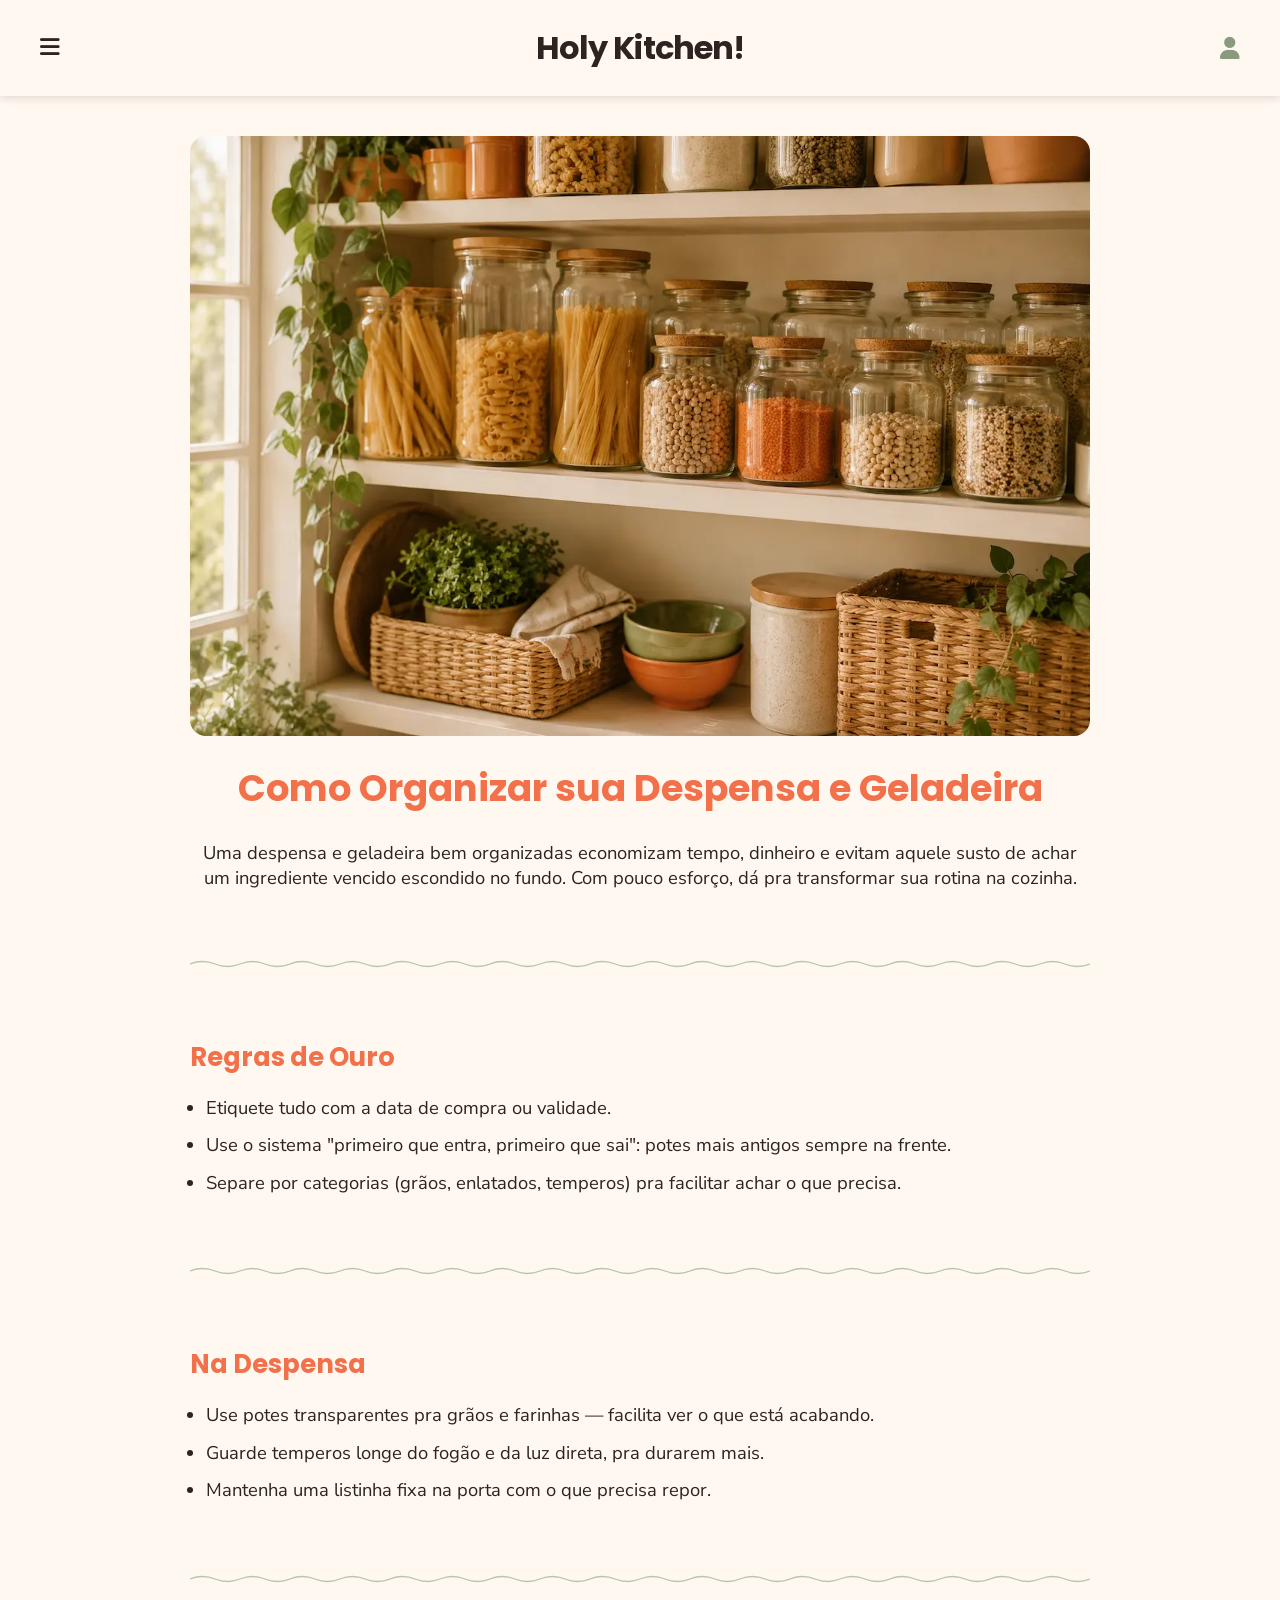
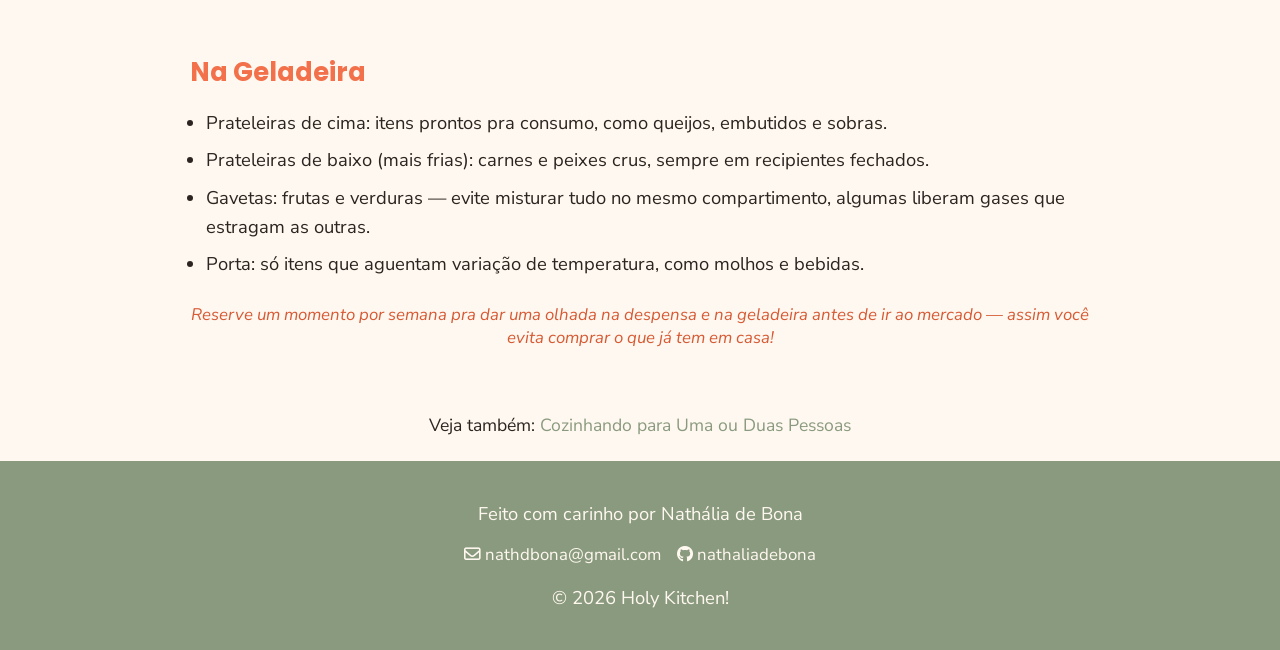
<file: blog/despensa.html>
<!DOCTYPE html>
<html lang="pt-br">
<head>
    <meta charset="UTF-8">
    <meta name="viewport" content="width=device-width, initial-scale=1.0">

    <title>Como Organizar sua Despensa e Geladeira</title>

    <link rel="preconnect" href="https://fonts.googleapis.com">
    <link rel="preconnect" href="https://fonts.gstatic.com" crossorigin>
    <link href="https://fonts.googleapis.com/css2?family=Nunito+Sans:ital,opsz,wght@0,6..12,200..1000;1,6..12,200..1000&family=Poppins:wght@400;600;700&display=swap" rel="stylesheet">
    <link rel="shortcut icon" href="../imagens/favicon.ico" type="image/x-icon">

    <link rel="stylesheet" href="https://cdnjs.cloudflare.com/ajax/libs/font-awesome/6.5.0/css/all.min.css">

    <link rel="stylesheet" href="../estilos/global.css">
    <link rel="stylesheet" href="../estilos/dica.css">
</head>

<body>
    <header>
        <nav aria-label="Navegação principal">
            <div id="menu">
                <ul>
                    <li><a href="../index.html">Início</a></li>
                    <li><a href="../receitas.html">Receitas</a></li>
                    <li><a href="../blog.html">Blog</a></li>
                    <li><a href="../publique.html">Publique sua Receita</a></li>
                </ul>
                
                <button type="button" aria-label="Menu"><i class="fa-solid fa-bars"></i></button>
            </div>
        
            <h1 id="logo"><a href="../index.html">Holy Kitchen!</a></h1>

            <a href="../login.html" aria-label="Login" id="usuario"><i class="fa-solid fa-user"></i></a>
        </nav>
    </header>

    <main>
        <section class="dica-intro">
            <picture>
                <source media="(max-width: 670px)" srcset="../imagens/despensa-full-mobile.webp">
                <img src="../imagens/despensa-full.webp" alt="Despensa organizada">
            </picture>

            <h2>Como Organizar sua Despensa e Geladeira</h2>

            <p>
                Uma despensa e geladeira bem organizadas economizam tempo, dinheiro e evitam aquele susto de achar um ingrediente vencido escondido no fundo. Com pouco esforço, dá pra transformar sua rotina na cozinha.
            </p>
        </section>

        <section class="bloco-dica">
            <h3>Regras de Ouro</h3>

            <ul>
                <li>Etiquete tudo com a data de compra ou validade.</li>
                <li>Use o sistema "primeiro que entra, primeiro que sai": potes mais antigos sempre na frente.</li>
                <li>Separe por categorias (grãos, enlatados, temperos) pra facilitar achar o que precisa.</li>
            </ul>
        </section>

        <section class="bloco-dica">
            <h3>Na Despensa</h3>

            <ul>
                <li>Use potes transparentes pra grãos e farinhas — facilita ver o que está acabando.</li>
                <li>Guarde temperos longe do fogão e da luz direta, pra durarem mais.</li>
                <li>Mantenha uma listinha fixa na porta com o que precisa repor.</li>
            </ul>
        </section>

        <section class="bloco-dica">
            <h3>Na Geladeira</h3>

            <ul>
                <li>Prateleiras de cima: itens prontos pra consumo, como queijos, embutidos e sobras.</li>
                <li>Prateleiras de baixo (mais frias): carnes e peixes crus, sempre em recipientes fechados.</li>
                <li>Gavetas: frutas e verduras — evite misturar tudo no mesmo compartimento, algumas liberam gases que estragam as outras.</li>
                <li>Porta: só itens que aguentam variação de temperatura, como molhos e bebidas.</li>
            </ul>
        </section>

        <p class="lembrete">
            Reserve um momento por semana pra dar uma olhada na despensa e na geladeira antes de ir ao mercado — assim você evita comprar o que já tem em casa!
        </p>

        <p class="veja-tambem">Veja também: <a href="../blog/cozinhar-1-2.html">Cozinhando para Uma ou Duas Pessoas</a></p>
    </main>

    <footer>
        <p>Feito com carinho por Nathália de Bona</p>

        <ul>
            <li>
                <a href="mailto:nathdbona@gmail.com"><i class="fa-regular fa-envelope"></i> nathdbona@gmail.com</a>
            </li>

            <li>
                <a href="https://github.com/nathaliadebona"><i class="fa-brands fa-github"></i> nathaliadebona</a>
            </li>
        </ul>

        <p>&#169; 2026 Holy Kitchen!</p>
    </footer>

    <button class="btn-topo" aria-label="Voltar ao topo">
        <i class="fa-solid fa-angle-up"></i>
    </button>

    <script src="../scripts/script.js"></script>
</body>
</html>
</file>
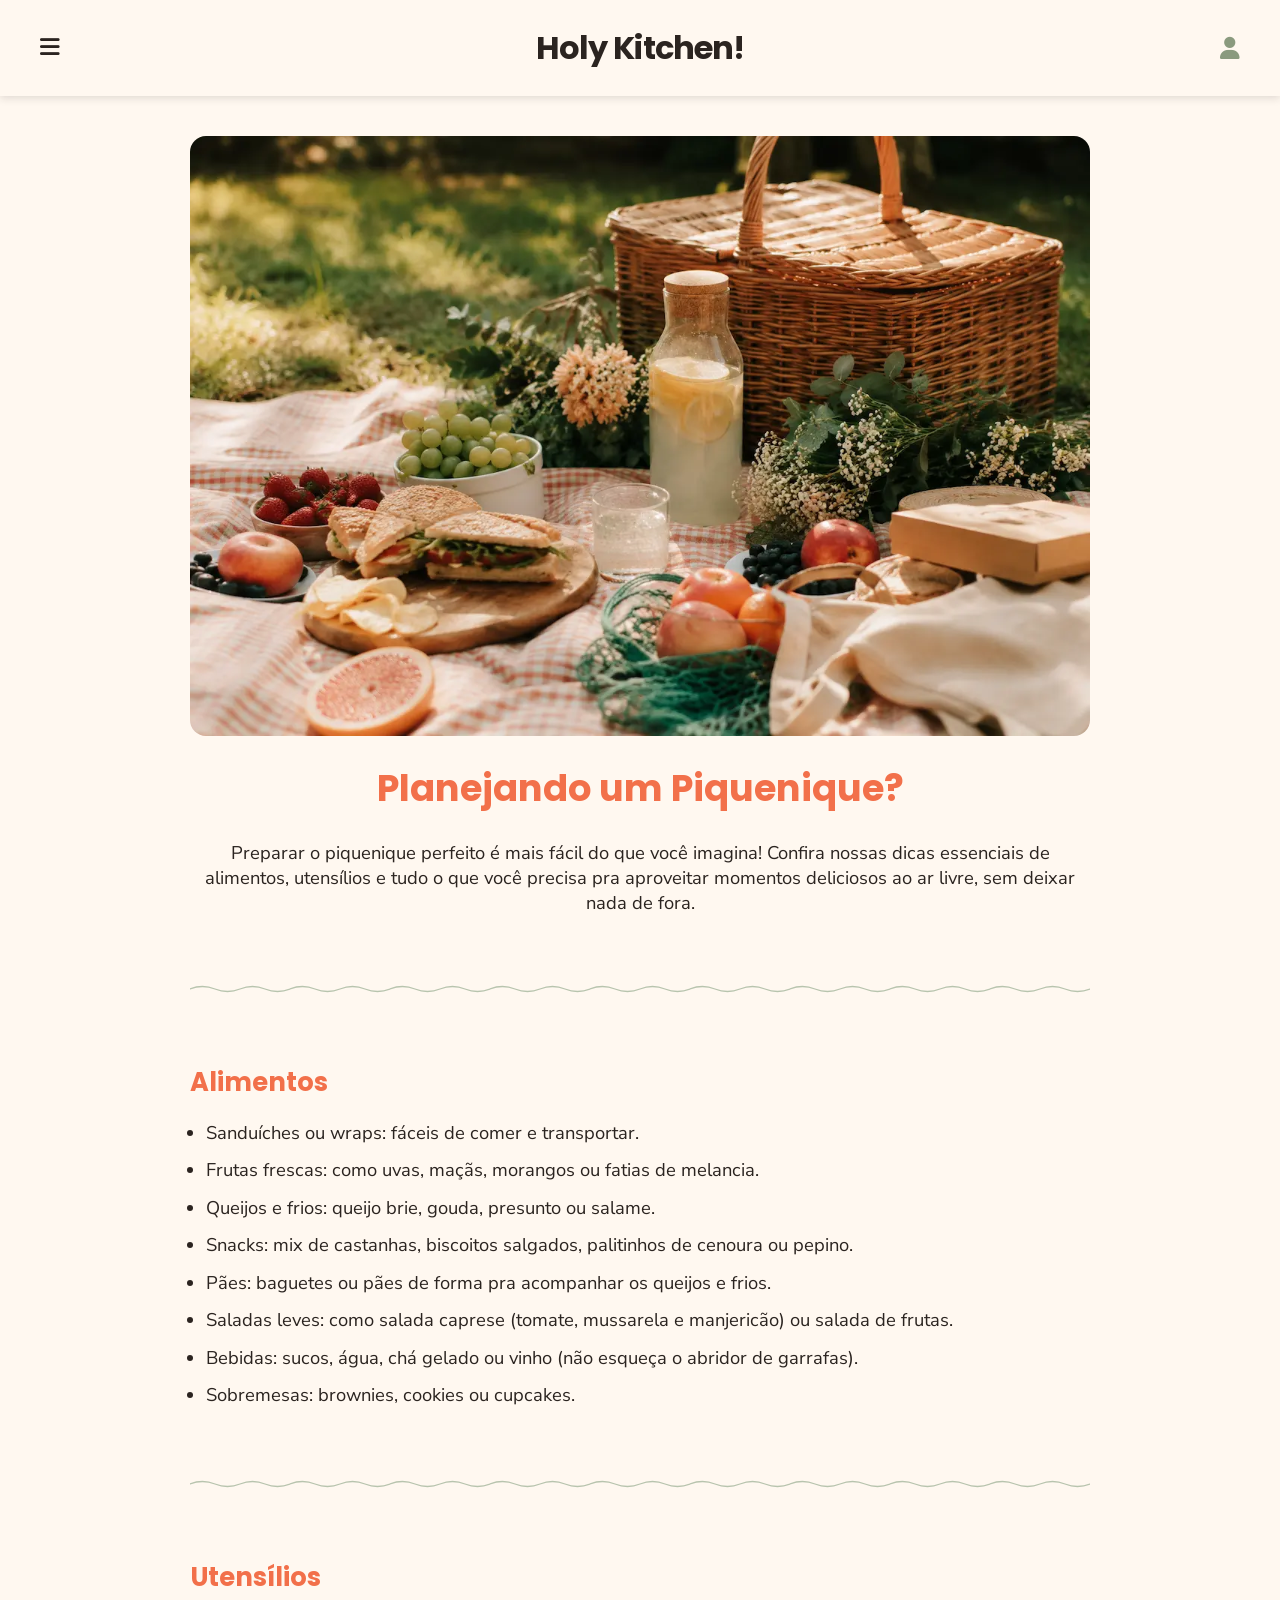
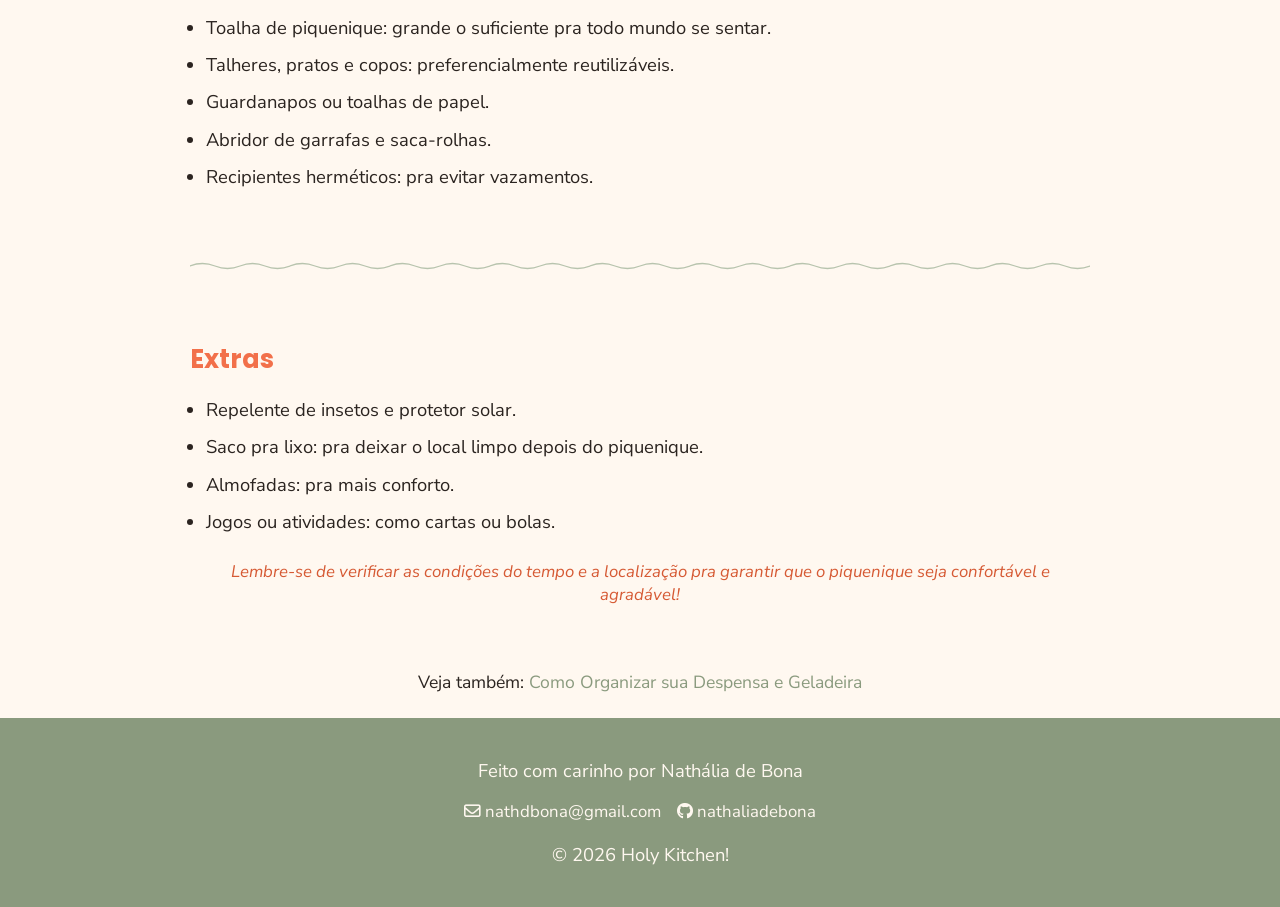
<file: blog/piquenique.html>
<!DOCTYPE html>
<html lang="pt-br">
<head>
    <meta charset="UTF-8">
    <meta name="viewport" content="width=device-width, initial-scale=1.0">

    <title>Planejando um Piquenique?</title>

    <link rel="preconnect" href="https://fonts.googleapis.com">
    <link rel="preconnect" href="https://fonts.gstatic.com" crossorigin>
    <link href="https://fonts.googleapis.com/css2?family=Nunito+Sans:ital,opsz,wght@0,6..12,200..1000;1,6..12,200..1000&family=Poppins:wght@400;600;700&display=swap" rel="stylesheet">
    <link rel="shortcut icon" href="../imagens/favicon.ico" type="image/x-icon">

    <link rel="stylesheet" href="https://cdnjs.cloudflare.com/ajax/libs/font-awesome/6.5.0/css/all.min.css">

    <link rel="stylesheet" href="../estilos/global.css">
    <link rel="stylesheet" href="../estilos/dica.css">
</head>

<body>
    <header>
        <nav aria-label="Navegação principal">
            <div id="menu">
                <ul>
                    <li><a href="../index.html">Início</a></li>
                    <li><a href="../receitas.html">Receitas</a></li>
                    <li><a href="../blog.html">Blog</a></li>
                    <li><a href="../publique.html">Publique sua Receita</a></li>
                </ul>
                
                <button type="button" aria-label="Menu"><i class="fa-solid fa-bars"></i></button>
            </div>
        
            <h1 id="logo"><a href="../index.html">Holy Kitchen!</a></h1>

            <a href="../login.html" aria-label="Login" id="usuario"><i class="fa-solid fa-user"></i></a>
        </nav>
    </header>

    <main>
        <section class="dica-intro">
            <picture>
                <source media="(max-width: 670px)" srcset="../imagens/piquenique-full-mobile.webp">
                <img src="../imagens/piquenique-full.webp" alt="Piquenique ao ar livre">
            </picture>

            <h2>Planejando um Piquenique?</h2>

            <p>Preparar o piquenique perfeito é mais fácil do que você imagina! Confira nossas dicas essenciais de alimentos, utensílios e tudo o que você precisa pra aproveitar momentos deliciosos ao ar livre, sem deixar nada de fora.</p>
        </section>

        <section class="bloco-dica">
            <h3>Alimentos</h3>

            <ul>
                <li>Sanduíches ou wraps: fáceis de comer e transportar.</li>
                <li>Frutas frescas: como uvas, maçãs, morangos ou fatias de melancia.</li>
                <li>Queijos e frios: queijo brie, gouda, presunto ou salame.</li>
                <li>Snacks: mix de castanhas, biscoitos salgados, palitinhos de cenoura ou pepino.</li>
                <li>Pães: baguetes ou pães de forma pra acompanhar os queijos e frios.</li>
                <li>Saladas leves: como salada caprese (tomate, mussarela e manjericão) ou salada de frutas.</li>
                <li>Bebidas: sucos, água, chá gelado ou vinho (não esqueça o abridor de garrafas).</li>
                <li>Sobremesas: brownies, cookies ou cupcakes.</li>
            </ul>
        </section>

        <section class="bloco-dica">
            <h3>Utensílios</h3>

            <ul>
                <li>Toalha de piquenique: grande o suficiente pra todo mundo se sentar.</li>
                <li>Talheres, pratos e copos: preferencialmente reutilizáveis.</li>
                <li>Guardanapos ou toalhas de papel.</li>
                <li>Abridor de garrafas e saca-rolhas.</li>
                <li>Recipientes herméticos: pra evitar vazamentos.</li>
            </ul>
        </section>

        <section class="bloco-dica">
            <h3>Extras</h3>

            <ul>
                <li>Repelente de insetos e protetor solar.</li>
                <li>Saco pra lixo: pra deixar o local limpo depois do piquenique.</li>
                <li>Almofadas: pra mais conforto.</li>
                <li>Jogos ou atividades: como cartas ou bolas.</li>
            </ul>
        </section>

        <p class="lembrete">Lembre-se de verificar as condições do tempo e a localização pra garantir que o piquenique seja confortável e agradável!</p>

        <p class="veja-tambem">Veja também: <a href="../blog/despensa.html">Como Organizar sua Despensa e Geladeira</a></p>
    </main>

    <footer>
        <p>Feito com carinho por Nathália de Bona</p>

        <ul>
            <li>
                <a href="mailto:nathdbona@gmail.com"><i class="fa-regular fa-envelope"></i> nathdbona@gmail.com</a>
            </li>

            <li>
                <a href="https://github.com/nathaliadebona"><i class="fa-brands fa-github"></i> nathaliadebona</a>
            </li>
        </ul>

        <p>&#169; 2026 Holy Kitchen!</p>
    </footer>

    <button class="btn-topo" aria-label="Voltar ao topo">
        <i class="fa-solid fa-angle-up"></i>
    </button>

    <script src="../scripts/script.js"></script>
</body>
</html>
</file>
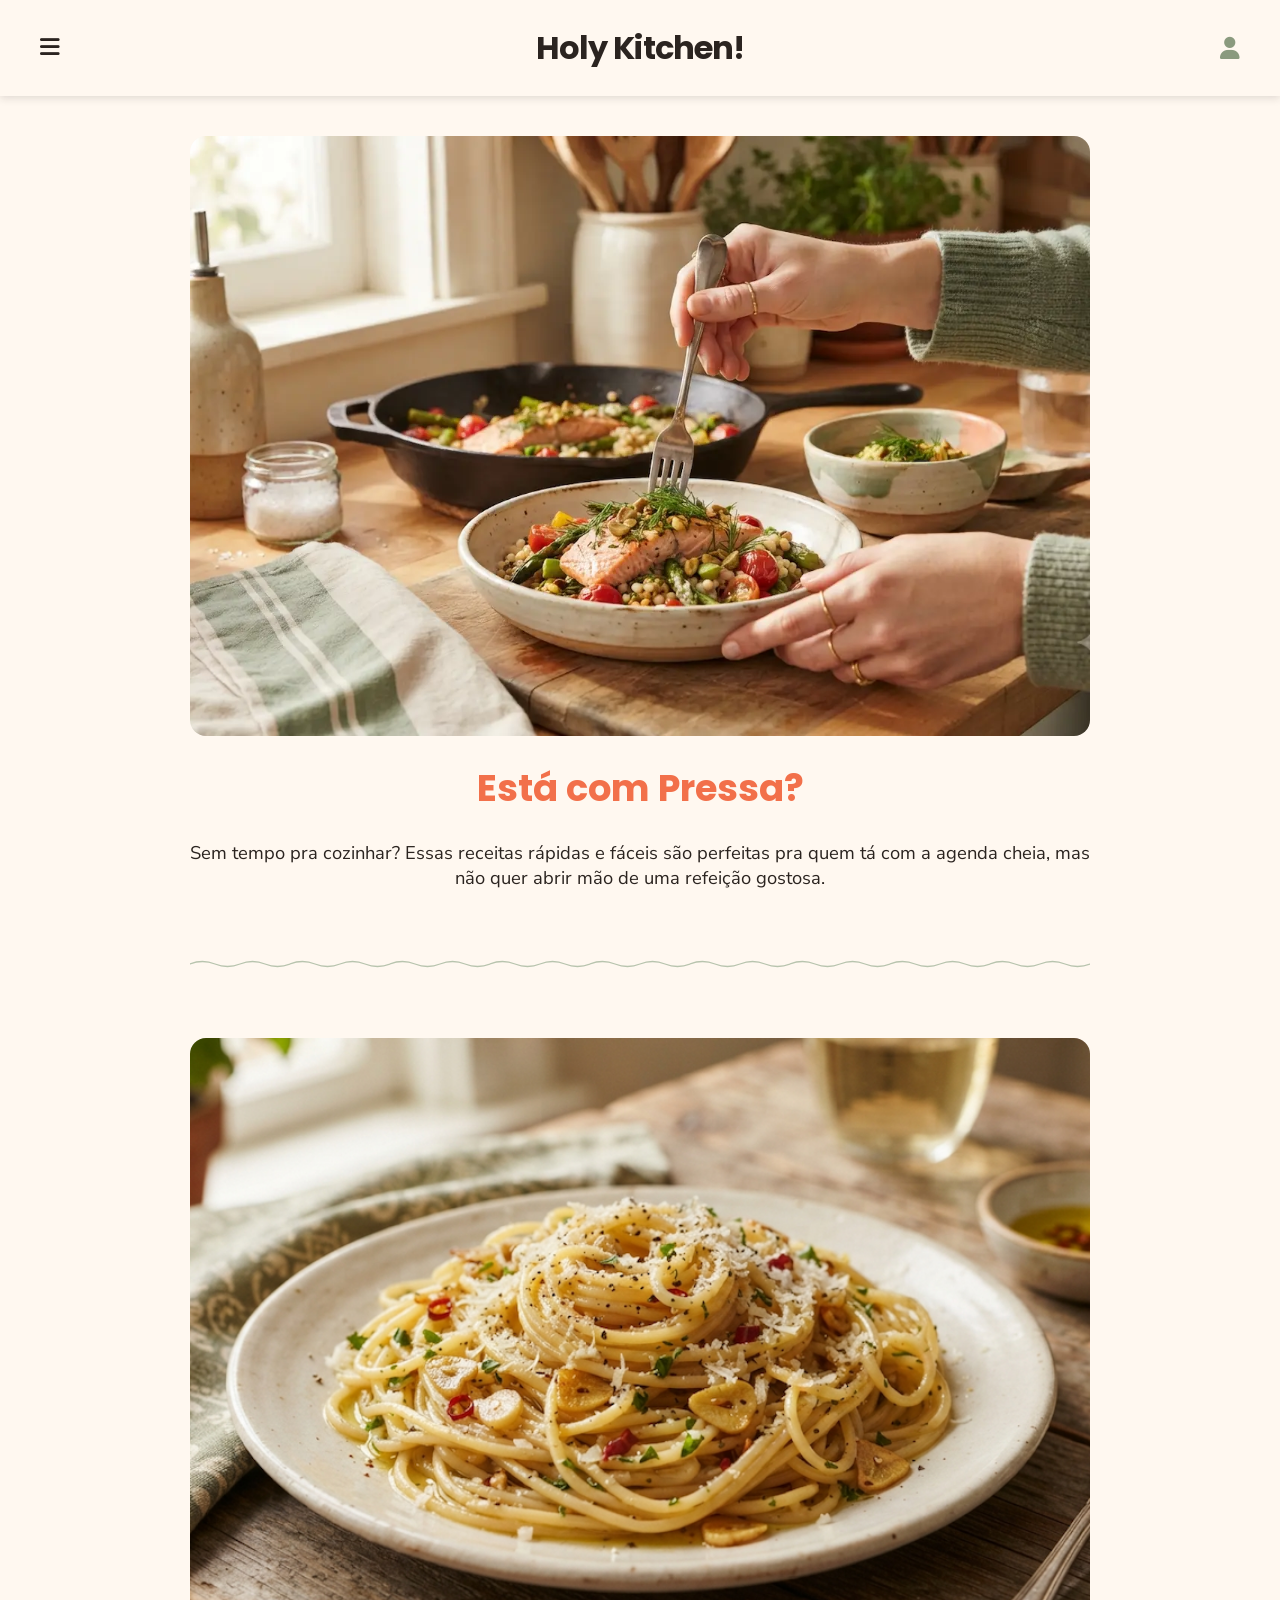
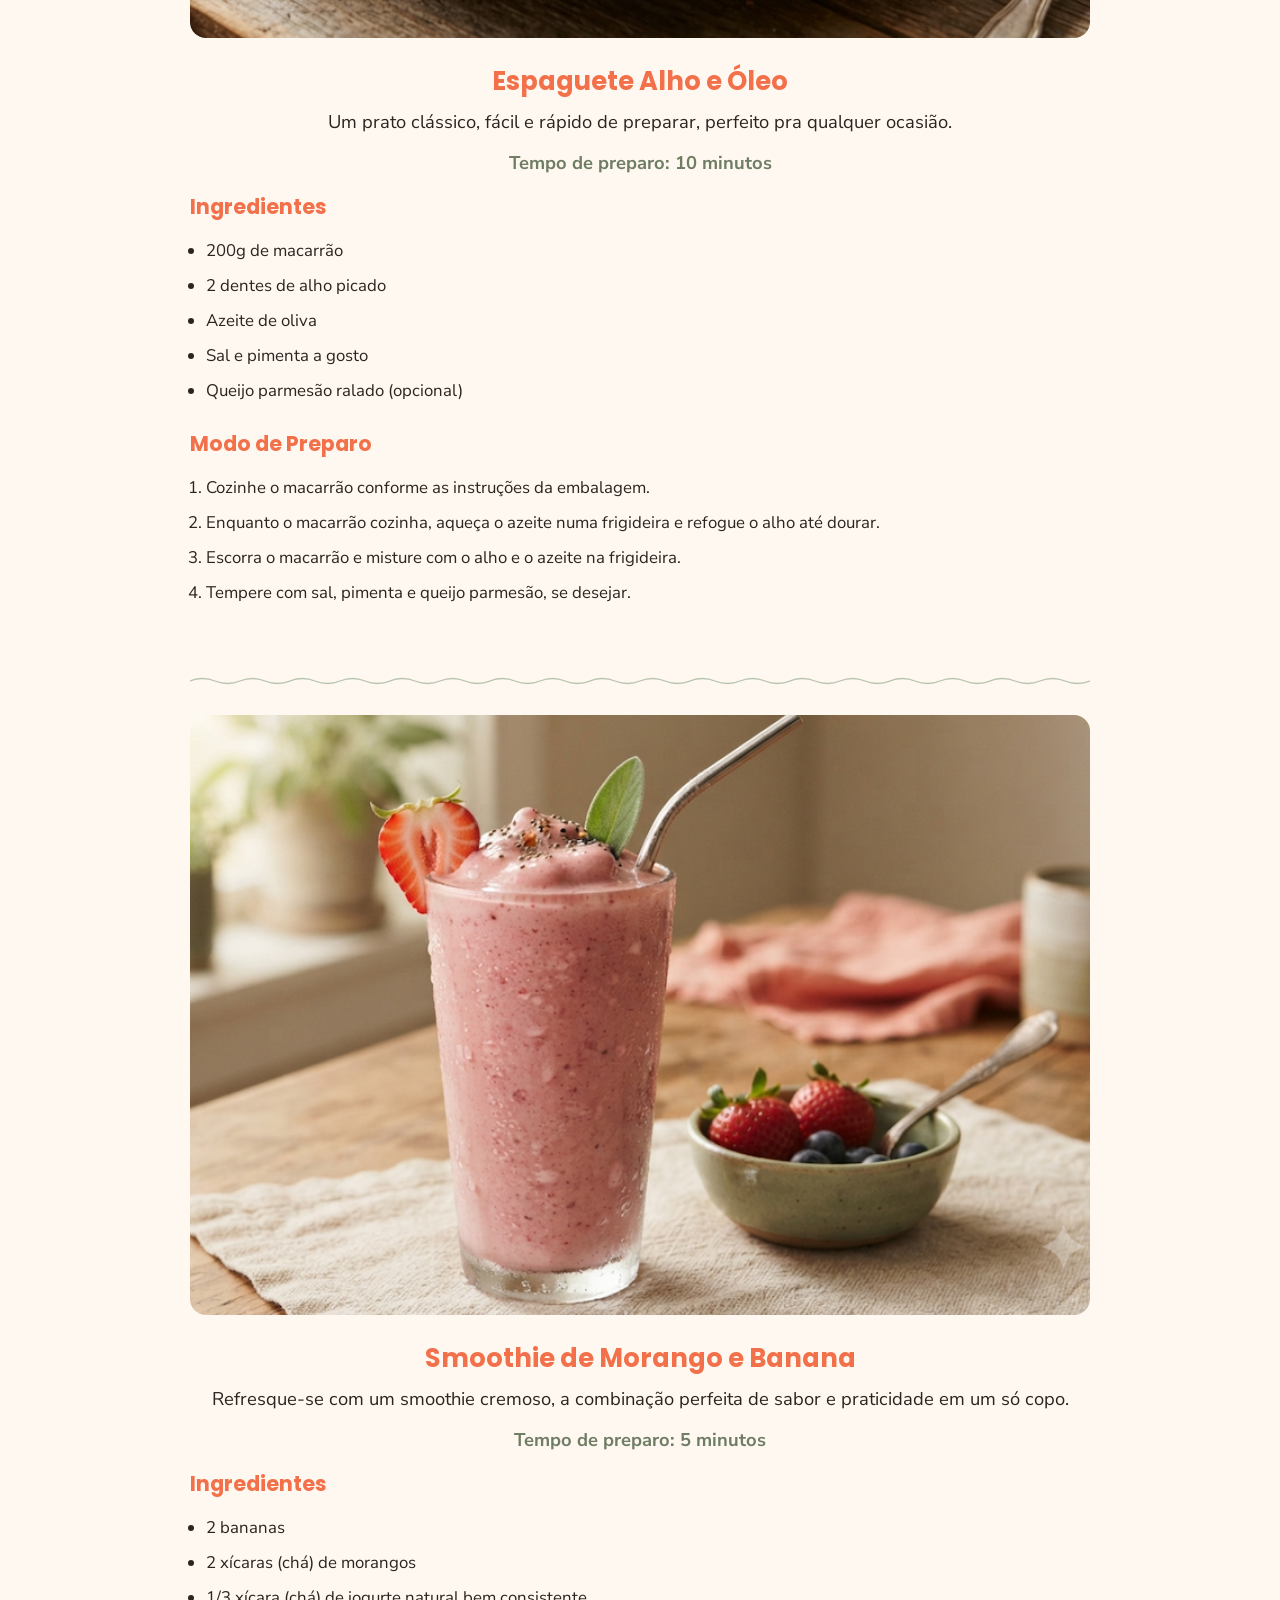
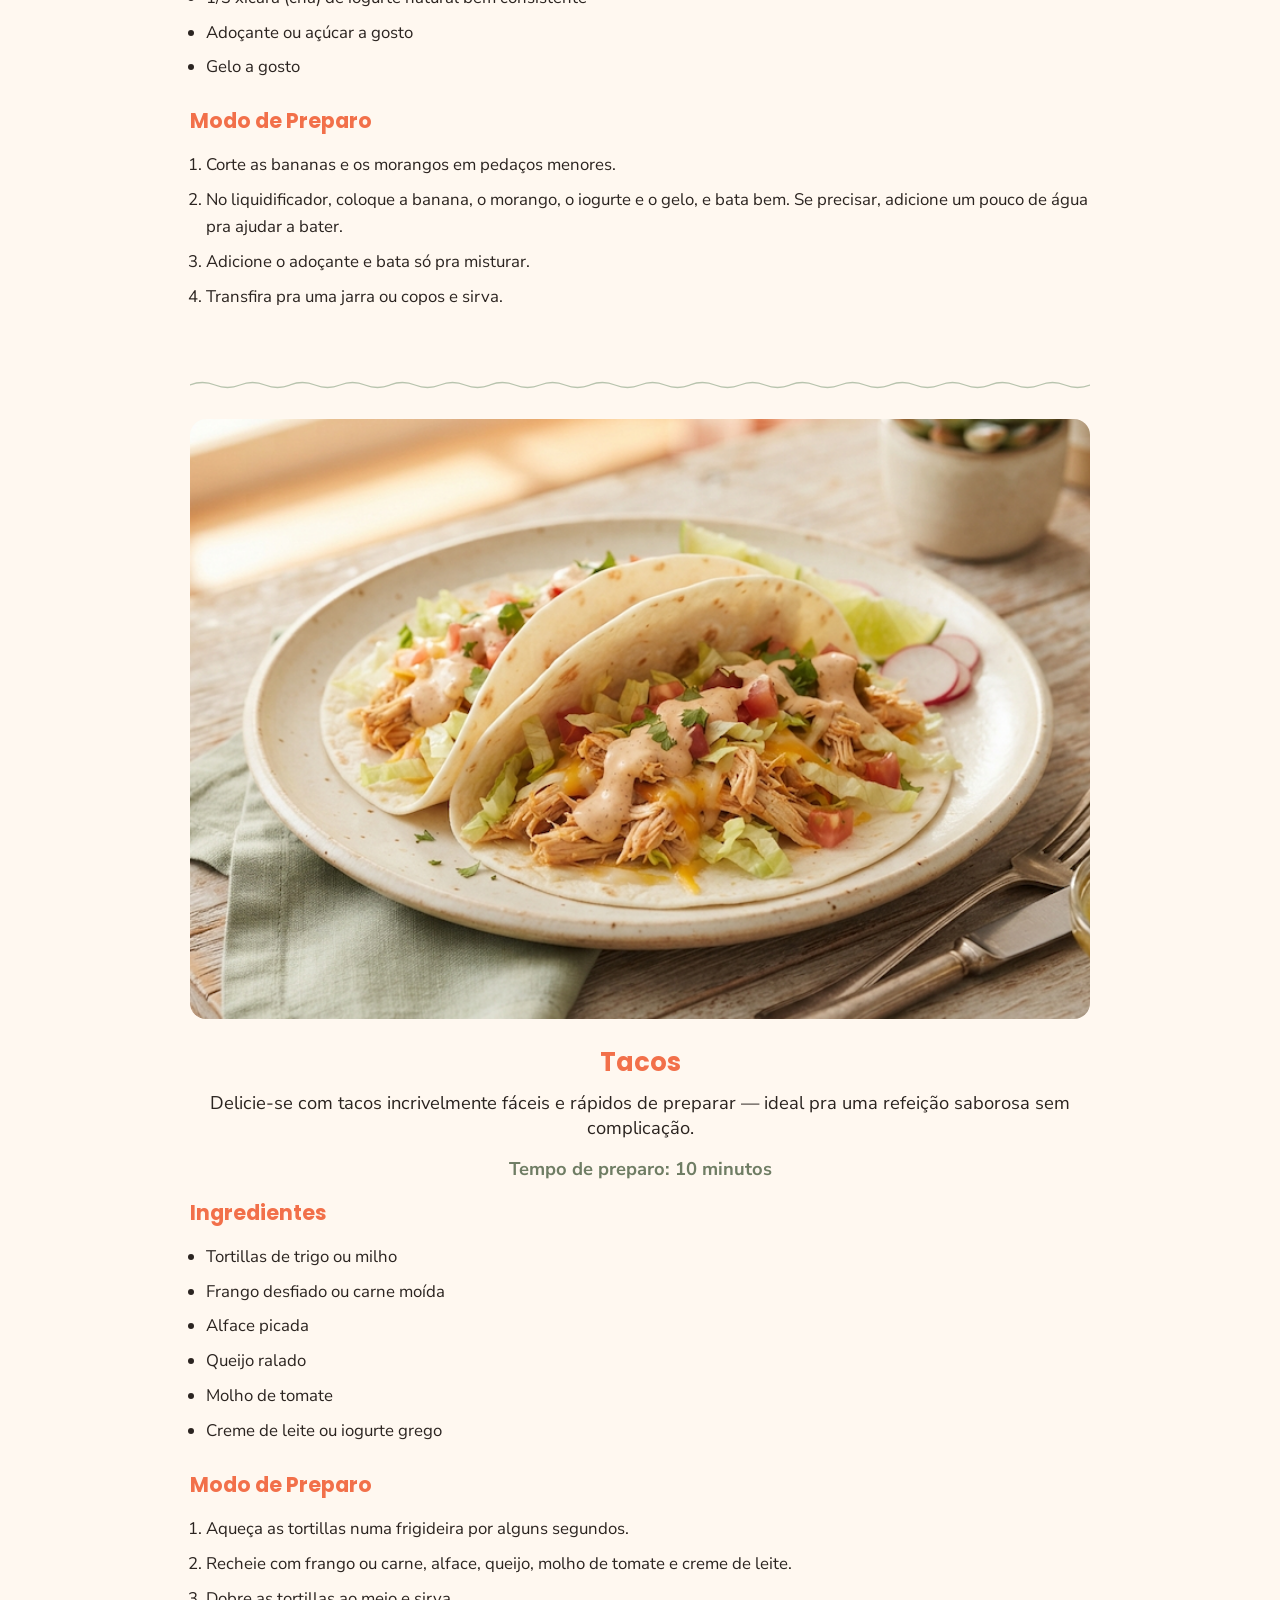
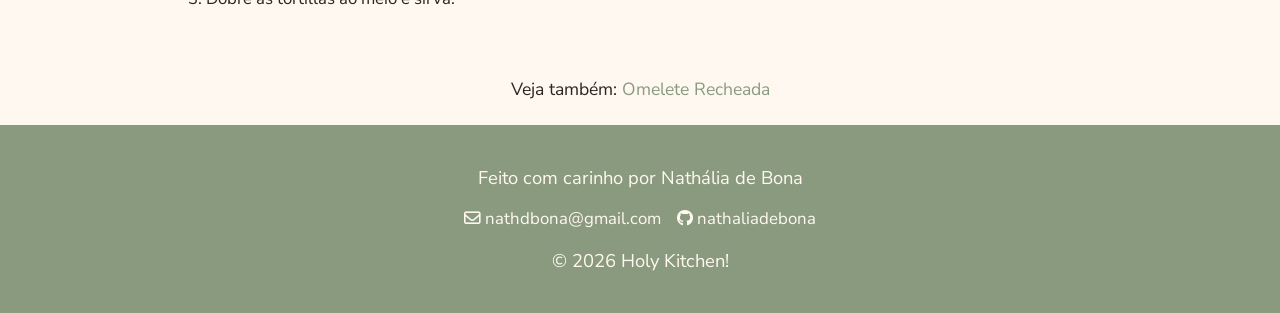
<file: blog/pressa.html>
<!DOCTYPE html>
<html lang="pt-br">
<head>
    <meta charset="UTF-8">
    <meta name="viewport" content="width=device-width, initial-scale=1.0">

    <title>Está com Pressa?</title>

    <link rel="preconnect" href="https://fonts.googleapis.com">
    <link rel="preconnect" href="https://fonts.gstatic.com" crossorigin>
    <link href="https://fonts.googleapis.com/css2?family=Nunito+Sans:ital,opsz,wght@0,6..12,200..1000;1,6..12,200..1000&family=Poppins:wght@400;600;700&display=swap" rel="stylesheet">
    <link rel="shortcut icon" href="../imagens/favicon.ico" type="image/x-icon">

    <link rel="stylesheet" href="https://cdnjs.cloudflare.com/ajax/libs/font-awesome/6.5.0/css/all.min.css">

    <link rel="stylesheet" href="../estilos/global.css">
    <link rel="stylesheet" href="../estilos/dica.css">
</head>

<body>
    <header>
        <nav aria-label="Navegação principal">
            <div id="menu">
                <ul>
                    <li><a href="../index.html">Início</a></li>
                    <li><a href="../receitas.html">Receitas</a></li>
                    <li><a href="../blog.html">Blog</a></li>
                    <li><a href="../publique.html">Publique sua Receita</a></li>
                </ul>
                
                <button type="button" aria-label="Menu"><i class="fa-solid fa-bars"></i></button>
            </div>
        
            <h1 id="logo"><a href="../index.html">Holy Kitchen!</a></h1>

            <a href="../login.html" aria-label="Login" id="usuario"><i class="fa-solid fa-user"></i></a>
        </nav>
    </header>

    <main>
        <section class="dica-intro">
            <picture>
                <source media="(max-width: 670px)" srcset="../imagens/pressa-full-mobile.webp">
                <img src="../imagens/pressa-full.webp" alt="Receitas rápidas e fáceis">
            </picture>

            <h2>Está com Pressa?</h2>

            <p>Sem tempo pra cozinhar? Essas receitas rápidas e fáceis são perfeitas pra quem tá com a agenda cheia, mas não quer abrir mão de uma refeição gostosa.</p>
        </section>

        <section id="mini-receitas">
            <article>
                <picture>
                    <source media="(max-width: 670px)" srcset="../imagens/espaguete-mobile.webp">
                    <img src="../imagens/espaguete.webp" alt="Espaguete alho e óleo">
                </picture>

                <h3>Espaguete Alho e Óleo</h3>

                <p>Um prato clássico, fácil e rápido de preparar, perfeito pra qualquer ocasião.</p>

                <strong>Tempo de preparo: 10 minutos</strong>

                <h4>Ingredientes</h4>
                <ul>
                    <li>200g de macarrão</li>
                    <li>2 dentes de alho picado</li>
                    <li>Azeite de oliva</li>
                    <li>Sal e pimenta a gosto</li>
                    <li>Queijo parmesão ralado (opcional)</li>
                </ul>

                <h4>Modo de Preparo</h4>
                <ol>
                    <li>Cozinhe o macarrão conforme as instruções da embalagem.</li>
                    <li>Enquanto o macarrão cozinha, aqueça o azeite numa frigideira e refogue o alho até dourar.</li>
                    <li>Escorra o macarrão e misture com o alho e o azeite na frigideira.</li>
                    <li>Tempere com sal, pimenta e queijo parmesão, se desejar.</li>
                </ol>
            </article>

            <article>
                <picture>
                    <source media="(max-width: 670px)" srcset="../imagens/smoothie-mobile.webp">
                    <img src="../imagens/smoothie.webp" alt="Smoothie de morango e banana">
                </picture>

                <h3>Smoothie de Morango e Banana</h3>

                <p>Refresque-se com um smoothie cremoso, a combinação perfeita de sabor e praticidade em um só copo.</p>

                <strong>Tempo de preparo: 5 minutos</strong>

                <h4>Ingredientes</h4>
                <ul>
                    <li>2 bananas</li>
                    <li>2 xícaras (chá) de morangos</li>
                    <li>1/3 xícara (chá) de iogurte natural bem consistente</li>
                    <li>Adoçante ou açúcar a gosto</li>
                    <li>Gelo a gosto</li>
                </ul>

                <h4>Modo de Preparo</h4>
                <ol>
                    <li>Corte as bananas e os morangos em pedaços menores.</li>
                    <li>No liquidificador, coloque a banana, o morango, o iogurte e o gelo, e bata bem. Se precisar, adicione um pouco de água pra ajudar a bater.</li>
                    <li>Adicione o adoçante e bata só pra misturar.</li>
                    <li>Transfira pra uma jarra ou copos e sirva.</li>
                </ol>
            </article>

            <article>
                <picture>
                    <source media="(max-width: 670px)" srcset="../imagens/tacos-mobile.webp">
                    <img src="../imagens/tacos.webp" alt="Tacos">
                </picture>

                <h3>Tacos</h3>

                <p>Delicie-se com tacos incrivelmente fáceis e rápidos de preparar — ideal pra uma refeição saborosa sem complicação.</p>

                <strong>Tempo de preparo: 10 minutos</strong>

                <h4>Ingredientes</h4>
                <ul>
                    <li>Tortillas de trigo ou milho</li>
                    <li>Frango desfiado ou carne moída</li>
                    <li>Alface picada</li>
                    <li>Queijo ralado</li>
                    <li>Molho de tomate</li>
                    <li>Creme de leite ou iogurte grego</li>
                </ul>

                <h4>Modo de Preparo</h4>
                <ol>
                    <li>Aqueça as tortillas numa frigideira por alguns segundos.</li>
                    <li>Recheie com frango ou carne, alface, queijo, molho de tomate e creme de leite.</li>
                    <li>Dobre as tortillas ao meio e sirva.</li>
                </ol>
            </article>
        </section>

        <p class="veja-tambem">Veja também: <a href="../receitas/omelete.html">Omelete Recheada</a></p>
    </main>

    <footer>
        <p>Feito com carinho por Nathália de Bona</p>

        <ul>
            <li>
                <a href="mailto:nathdbona@gmail.com"><i class="fa-regular fa-envelope"></i> nathdbona@gmail.com</a>
            </li>

            <li>
                <a href="https://github.com/nathaliadebona"><i class="fa-brands fa-github"></i> nathaliadebona</a>
            </li>
        </ul>

        <p>&#169; 2026 Holy Kitchen!</p>
    </footer>

    <button class="btn-topo" aria-label="Voltar ao topo">
        <i class="fa-solid fa-angle-up"></i>
    </button>

    <script src="../scripts/script.js"></script>
</body>
</html>
</file>
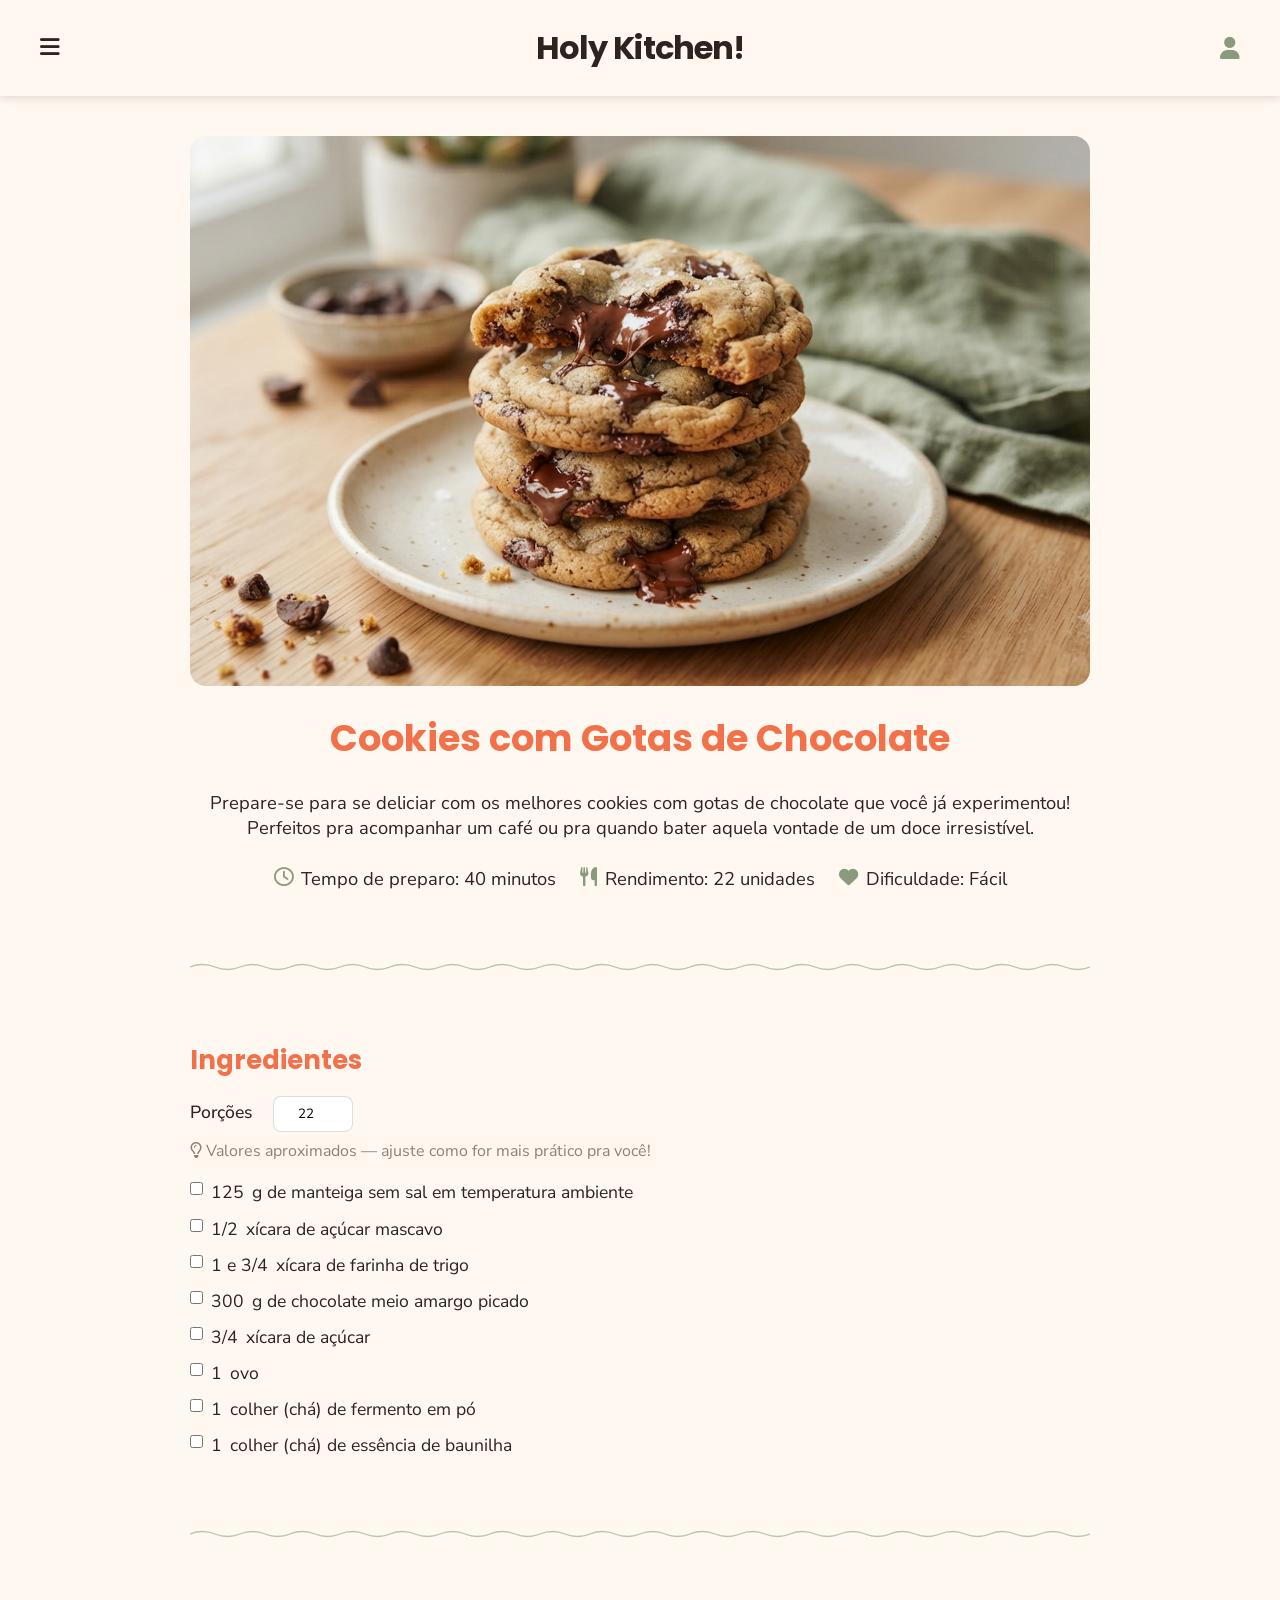
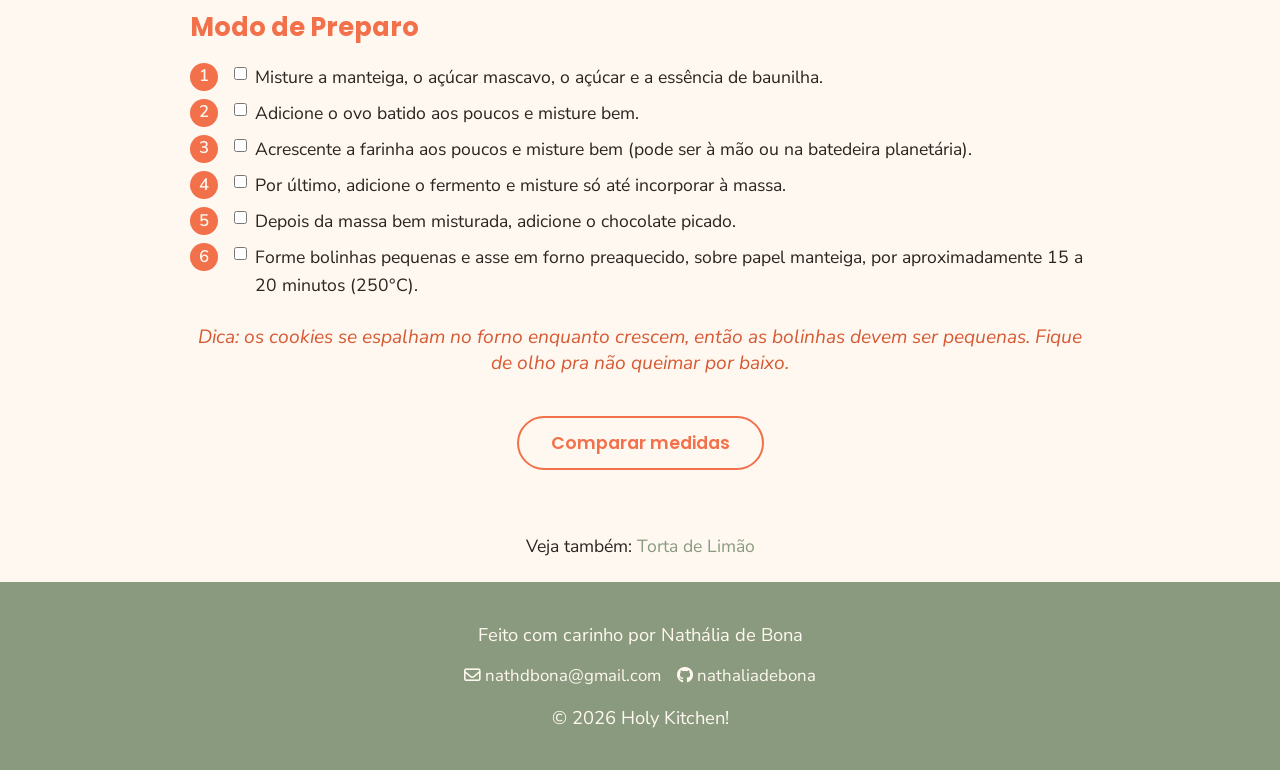
<file: receitas/cookies.html>
<!DOCTYPE html>
<html lang="pt-br">
<head>
    <meta charset="UTF-8">
    <meta name="viewport" content="width=device-width, initial-scale=1.0">

    <title>Cookies com Gotas de Chocolate</title>

    <link rel="preconnect" href="https://fonts.googleapis.com">
    <link rel="preconnect" href="https://fonts.gstatic.com" crossorigin>
    <link href="https://fonts.googleapis.com/css2?family=Nunito+Sans:ital,opsz,wght@0,6..12,200..1000;1,6..12,200..1000&family=Poppins:wght@400;600;700&display=swap" rel="stylesheet">
    <link rel="shortcut icon" href="../imagens/favicon.ico" type="image/x-icon">

    <link rel="stylesheet" href="https://cdnjs.cloudflare.com/ajax/libs/font-awesome/6.5.0/css/all.min.css">

    <link rel="stylesheet" href="../estilos/global.css">
    <link rel="stylesheet" href="../estilos/receita.css">
</head>

<body>
    <header>
        <nav aria-label="Navegação principal">
            <div id="menu">
                <ul>
                    <li><a href="../index.html">Início</a></li>
                    <li><a href="../receitas.html">Receitas</a></li>
                    <li><a href="../blog.html">Blog</a></li>
                    <li><a href="../publique.html">Publique sua Receita</a></li>
                </ul>
                
                <button type="button" aria-label="Menu"><i class="fa-solid fa-bars"></i></button>
            </div>
        
            <h1 id="logo"><a href="../index.html">Holy Kitchen!</a></h1>

            <a href="../login.html" aria-label="Login" id="usuario"><i class="fa-solid fa-user"></i></a>
        </nav>
    </header>

    <main>
        <section class="receita-intro">
            <picture>
                <source media="(max-width: 670px)" srcset="../imagens/cookies-full-mobile.webp">
                <img src="../imagens/cookies-full.webp" alt="Cookies com gotas de chocolate">
            </picture>

            <h2>Cookies com Gotas de Chocolate</h2>

            <p>
                Prepare-se para se deliciar com os melhores cookies com gotas de chocolate que você já experimentou! Perfeitos pra acompanhar um café ou pra quando bater aquela vontade de um doce irresistível.
            </p>

            <ul>
                <li><i class="fa-regular fa-clock"></i> Tempo de preparo: 40 minutos</li>
                <li><i class="fa-solid fa-utensils"></i> Rendimento: 22 unidades</li>
                <li><i class="facil fa-solid fa-heart"></i> Dificuldade: Fácil</li>
            </ul>
        </section>

        <section class="ingredientes">
            <h3>Ingredientes</h3>

            <label for="porcoes">Porções</label>
            <input type="number" id="porcoes" name="porcoes" value="22">
            <p class="aviso-calculadora"><i class="fa-regular fa-lightbulb"></i> Valores aproximados — ajuste como for mais prático pra você!</p>
            
            <ul>
                <li>
                    <label>
                        <input type="checkbox" id="ing-1">
                        <span data-qtd="125">125</span>g de manteiga sem sal em temperatura ambiente
                    </label>
                </li>

                <li>
                    <label>
                        <input type="checkbox" id="ing-2">
                        <span data-qtd="0.5">1/2</span> xícara de açúcar mascavo
                    </label>
                </li>

                <li>
                    <label>
                        <input type="checkbox" id="ing-3">
                        <span data-qtd="1.75">1 e 3/4</span> xícara de farinha de trigo
                    </label>
                </li>

                <li>
                    <label>
                        <input type="checkbox" id="ing-4">
                        <span data-qtd="300">300</span>g de chocolate meio amargo picado
                    </label>
                </li>

                <li>
                    <label>
                        <input type="checkbox" id="ing-5">
                        <span data-qtd="0.75">3/4</span> xícara de açúcar
                    </label>
                </li>

                <li>
                    <label>
                        <input type="checkbox" id="ing-6">
                        <span data-qtd="1">1</span> ovo
                    </label>
                </li>

                <li>
                    <label>
                        <input type="checkbox" id="ing-7">
                        <span data-qtd="1">1</span> colher (chá) de fermento em pó
                    </label>
                </li>

                <li>
                    <label>
                        <input type="checkbox" id="ing-8">
                        <span data-qtd="1">1</span> colher (chá) de essência de baunilha
                    </label>
                </li>
            </ul>
        </section>

        <section class="modo-preparo">
            <h3>Modo de Preparo</h3>

            <ol>
                <li>
                    <label>
                        <input type="checkbox" id="passo-1">
                        Misture a manteiga, o açúcar mascavo, o açúcar e a essência de baunilha.
                    </label>
                </li>

                <li>
                    <label>
                        <input type="checkbox" id="passo-2">
                        Adicione o ovo batido aos poucos e misture bem.
                    </label>
                </li>

                <li>
                    <label>
                        <input type="checkbox" id="passo-3">
                        Acrescente a farinha aos poucos e misture bem (pode ser à mão ou na batedeira planetária).
                    </label>
                </li>

                <li>
                    <label>
                        <input type="checkbox" id="passo-4">
                        Por último, adicione o fermento e misture só até incorporar à massa.
                    </label>
                </li>

                <li>
                    <label>
                        <input type="checkbox" id="passo-5">
                        Depois da massa bem misturada, adicione o chocolate picado.
                    </label>
                </li>

                <li>
                    <label>
                        <input type="checkbox" id="passo-6">
                        Forme bolinhas pequenas e asse em forno preaquecido, sobre papel manteiga, por aproximadamente 15 a 20 minutos (250°C).
                    </label>
                </li>    
            </ol>

            <p>Dica: os cookies se espalham no forno enquanto crescem, então as bolinhas devem ser pequenas. Fique de olho pra não queimar por baixo.</p>
        </section>

        <div class="comparador">
            <button class="botao botao-secundario" type="button">Comparar medidas</button>

            <dialog id="modal-medidas">
                <button type="button" aria-label="Fechar"><i class="fa-solid fa-xmark"></i></button>

                <h3>Comparador de Medidas</h3>

                <p>Vale só pra ingredientes líquidos ou secos soltos — o peso muda de ingrediente pra ingrediente!</p>

                <table>
                    <thead>
                        <tr>
                            <th class="medida" scope="col">Medida</th>
                            <th class="equivalente" scope="col">Equivalente em ml</th>
                        </tr>
                    </thead>

                    <tbody>
                        <tr>
                            <td class="medida">1 xícara de chá</td>
                            <td class="equivalente">240 ml</td>
                        </tr>

                        <tr>
                            <td class="medida">1 copo americano</td>
                            <td class="equivalente">200 ml</td>
                        </tr>

                        <tr>
                            <td class="medida">1 colher de sopa</td>
                            <td class="equivalente">15 ml</td>
                        </tr>

                        <tr>
                            <td class="medida">1 colher de chá</td>
                            <td class="equivalente">5 ml</td>
                        </tr>

                        <tr>
                            <td class="medida">1 colher de café</td>
                            <td class="equivalente">2,5 ml</td>
                        </tr>
                    </tbody>
                </table>
            </dialog>
        </div>

        <p class="veja-tambem">Veja também:<a href="torta-limao.html"> Torta de Limão</a></p>
    </main>

    <footer>
        <p>Feito com carinho por Nathália de Bona</p>

        <ul>
            <li>
                <a href="mailto:nathdbona@gmail.com"><i class="fa-regular fa-envelope"></i> nathdbona@gmail.com</a>
            </li>

            <li>
                <a href="https://github.com/nathaliadebona"><i class="fa-brands fa-github"></i> nathaliadebona</a>
            </li>
        </ul>

        <p>&#169; 2026 Holy Kitchen!</p>
    </footer>

    <button class="btn-topo" aria-label="Voltar ao topo">
        <i class="fa-solid fa-angle-up"></i>
    </button>

    <script src="../scripts/script.js"></script>
</body>
</html>
</file>
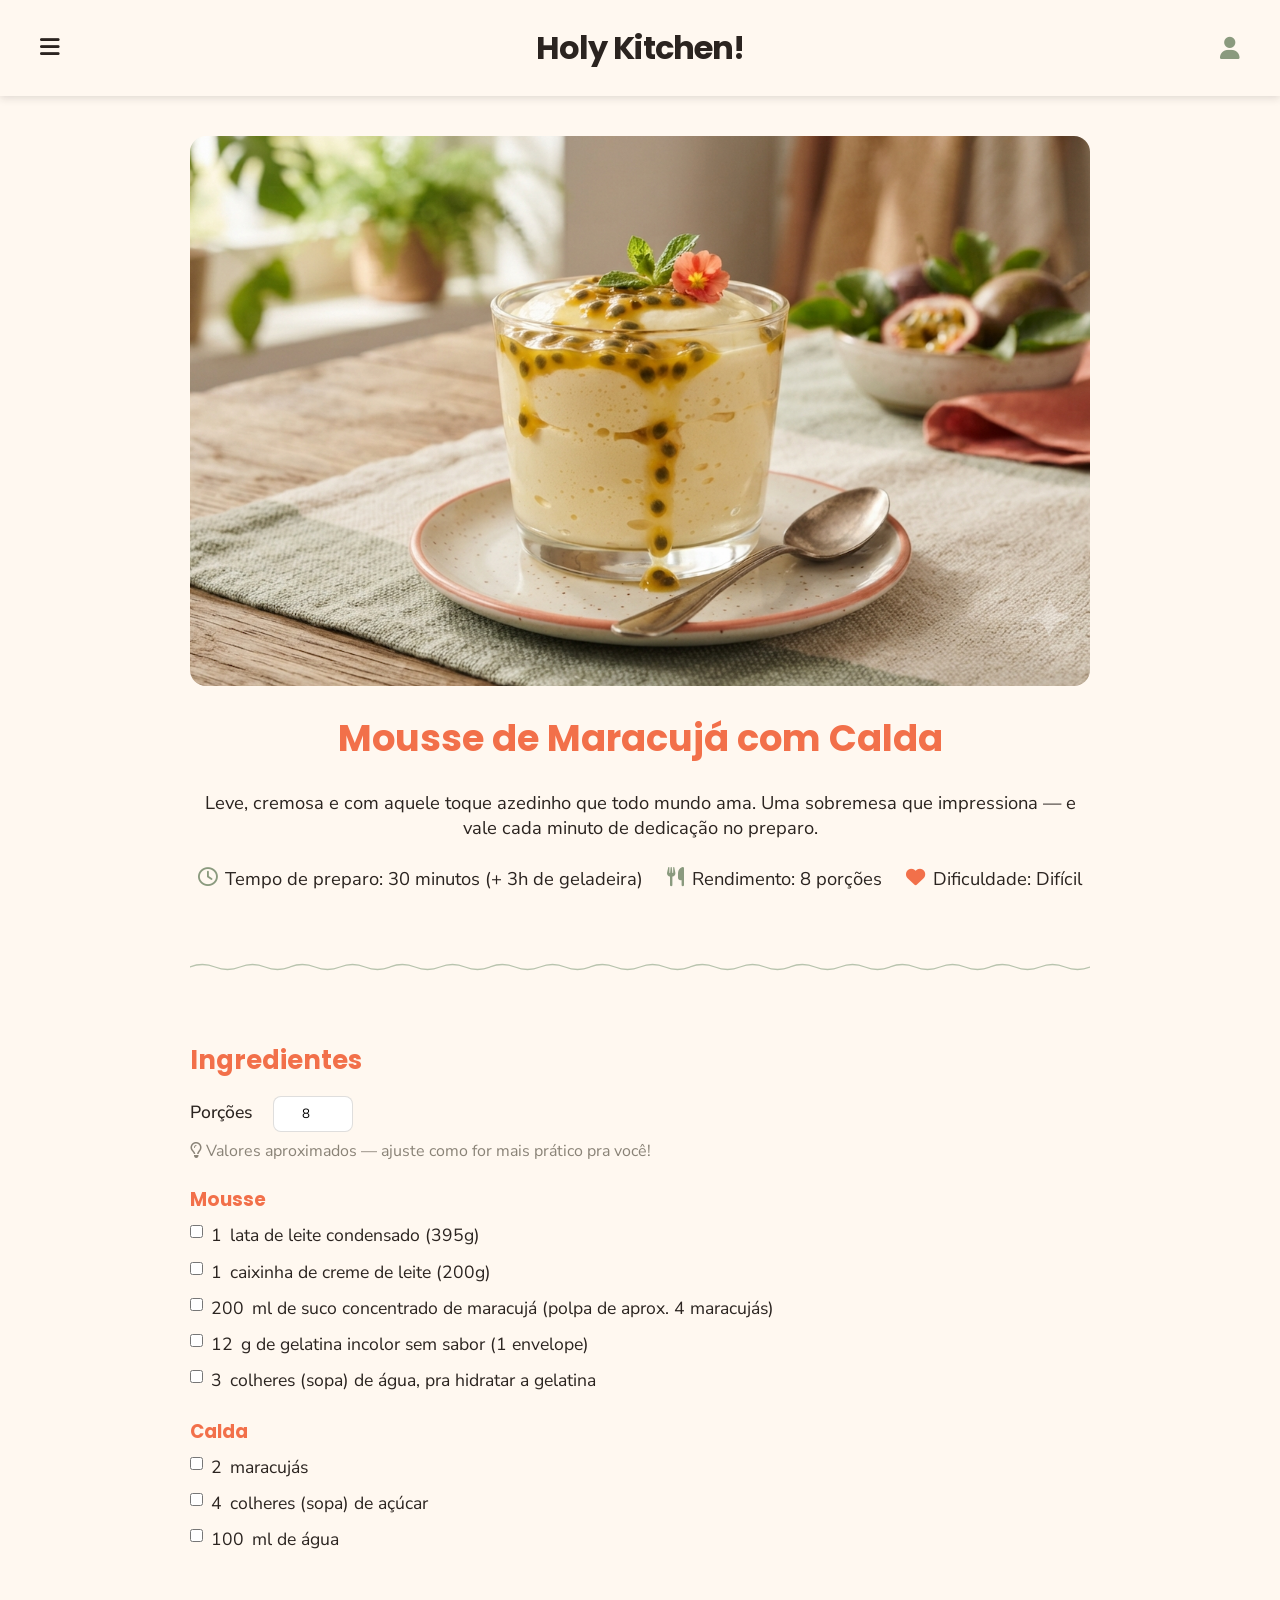
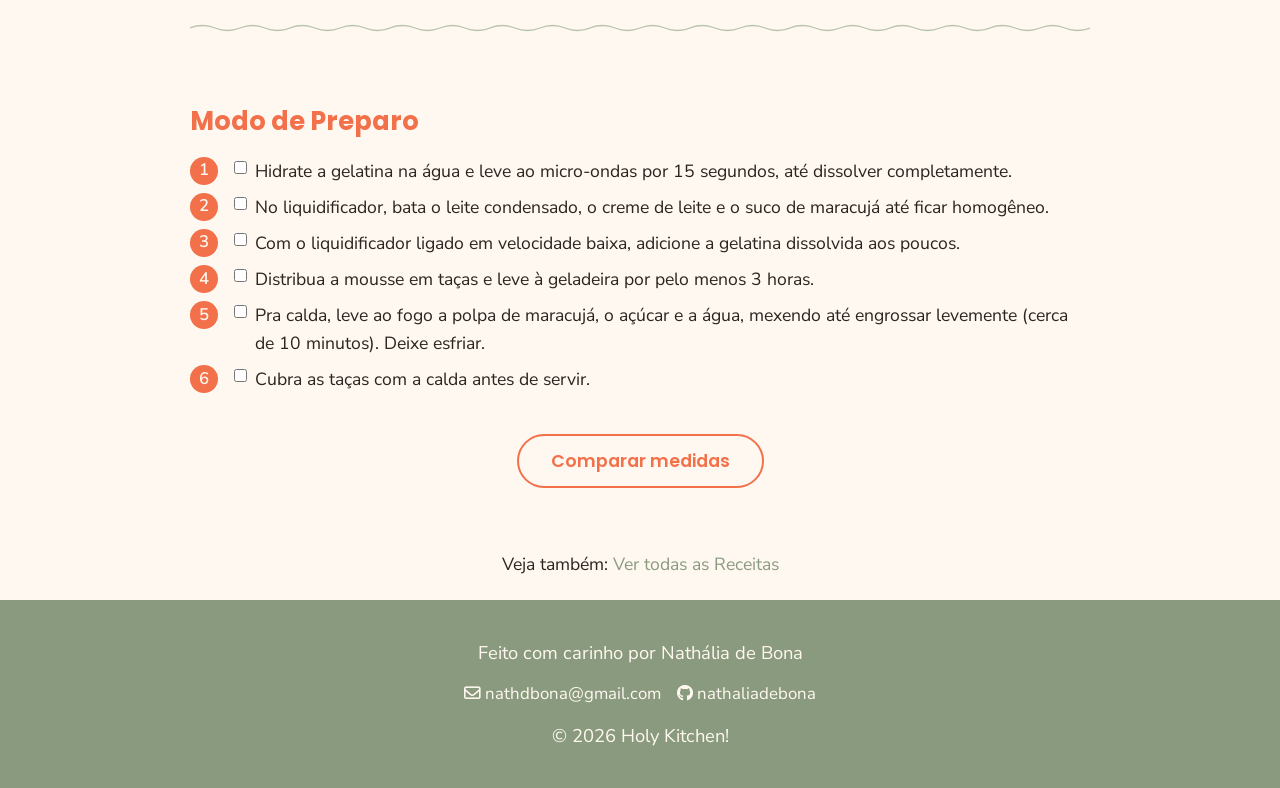
<file: receitas/mousse-maracuja.html>
<!DOCTYPE html>
<html lang="pt-br">
<head>
    <meta charset="UTF-8">
    <meta name="viewport" content="width=device-width, initial-scale=1.0">

    <title>Mousse de Maracujá com Calda</title>

    <link rel="preconnect" href="https://fonts.googleapis.com">
    <link rel="preconnect" href="https://fonts.gstatic.com" crossorigin>
    <link href="https://fonts.googleapis.com/css2?family=Nunito+Sans:ital,opsz,wght@0,6..12,200..1000;1,6..12,200..1000&family=Poppins:wght@400;600;700&display=swap" rel="stylesheet">
    <link rel="shortcut icon" href="../imagens/favicon.ico" type="image/x-icon">

    <link rel="stylesheet" href="https://cdnjs.cloudflare.com/ajax/libs/font-awesome/6.5.0/css/all.min.css">

    <link rel="stylesheet" href="../estilos/global.css">
    <link rel="stylesheet" href="../estilos/receita.css">
</head>

<body>
    <header>
        <nav aria-label="Navegação principal">
            <div id="menu">
                <ul>
                    <li><a href="../index.html">Início</a></li>
                    <li><a href="../receitas.html">Receitas</a></li>
                    <li><a href="../blog.html">Blog</a></li>
                    <li><a href="../publique.html">Publique sua Receita</a></li>
                </ul>
                
                <button type="button" aria-label="Menu"><i class="fa-solid fa-bars"></i></button>
            </div>
        
            <h1 id="logo"><a href="../index.html">Holy Kitchen!</a></h1>

            <a href="../login.html" aria-label="Login" id="usuario"><i class="fa-solid fa-user"></i></a>
        </nav>
    </header>

    <main>
        <section class="receita-intro">
            <picture>
                <source media="(max-width: 670px)" srcset="../imagens/mousse-maracuja-full-mobile.webp">
                <img src="../imagens/mousse-maracuja-full.webp" alt="Mousse de maracujá com calda em taça">
            </picture>

            <h2>Mousse de Maracujá com Calda</h2>

            <p>
                Leve, cremosa e com aquele toque azedinho que todo mundo ama. Uma sobremesa que impressiona — e vale cada minuto de dedicação no preparo.
            </p>

            <ul>
                <li><i class="fa-regular fa-clock"></i> Tempo de preparo: 30 minutos (+ 3h de geladeira)</li>
                <li><i class="fa-solid fa-utensils"></i> Rendimento: 8 porções</li>
                <li><i class="dificil fa-solid fa-heart"></i> Dificuldade: Difícil</li>
            </ul>
        </section>

        <section class="ingredientes">
            <h3>Ingredientes</h3>

            <label for="porcoes">Porções</label>
            <input type="number" id="porcoes" name="porcoes" value="8">
            <p class="aviso-calculadora"><i class="fa-regular fa-lightbulb"></i> Valores aproximados — ajuste como for mais prático pra você!</p>

            <h4>Mousse</h4>
            <ul>
                <li>
                    <label>
                        <input type="checkbox" id="ing-1">
                        <span data-qtd="1">1</span> lata de leite condensado (395g)
                    </label>
                </li>

                <li>
                    <label>
                        <input type="checkbox" id="ing-2">
                        <span data-qtd="1">1</span> caixinha de creme de leite (200g)
                    </label>
                </li>

                <li>
                    <label>
                        <input type="checkbox" id="ing-3">
                        <span data-qtd="200">200</span>ml de suco concentrado de maracujá (polpa de aprox. 4 maracujás)
                    </label>
                </li>

                <li>
                    <label>
                        <input type="checkbox" id="ing-4">
                        <span data-qtd="12">12</span>g de gelatina incolor sem sabor (1 envelope)
                    </label>
                </li>

                <li>
                    <label>
                        <input type="checkbox" id="ing-5">
                        <span data-qtd="3">3</span> colheres (sopa) de água, pra hidratar a gelatina
                    </label>
                </li>
            </ul>

            <h4>Calda</h4>
            <ul>
                <li>
                    <label>
                        <input type="checkbox" id="ing-6">
                        <span data-qtd="2">2</span> maracujás
                    </label>
                </li>

                <li>
                    <label>
                        <input type="checkbox" id="ing-7">
                        <span data-qtd="4">4</span> colheres (sopa) de açúcar
                    </label>
                </li>

                <li>
                    <label>
                        <input type="checkbox" id="ing-8">
                        <span data-qtd="100">100</span>ml de água
                    </label>
                </li>
            </ul>
        </section>

        <section class="modo-preparo">
            <h3>Modo de Preparo</h3>

            <ol>
                <li>
                    <label>
                        <input type="checkbox" id="passo-1">
                        Hidrate a gelatina na água e leve ao micro-ondas por 15 segundos, até dissolver completamente.
                    </label>
                </li>

                <li>
                    <label>
                        <input type="checkbox" id="passo-2">
                        No liquidificador, bata o leite condensado, o creme de leite e o suco de maracujá até ficar homogêneo.
                    </label>
                </li>

                <li>
                    <label>
                        <input type="checkbox" id="passo-3">
                        Com o liquidificador ligado em velocidade baixa, adicione a gelatina dissolvida aos poucos.
                    </label>
                </li>

                <li>
                    <label>
                        <input type="checkbox" id="passo-4">
                        Distribua a mousse em taças e leve à geladeira por pelo menos 3 horas.
                    </label>
                </li>

                <li>
                    <label>
                        <input type="checkbox" id="passo-5">
                        Pra calda, leve ao fogo a polpa de maracujá, o açúcar e a água, mexendo até engrossar levemente (cerca de 10 minutos). Deixe esfriar.
                    </label>
                </li>

                <li>
                    <label>
                        <input type="checkbox" id="passo-6">
                        Cubra as taças com a calda antes de servir.
                    </label>
                </li>    
            </ol>
        </section>

        <div class="comparador">
            <button class="botao botao-secundario" type="button">Comparar medidas</button>

            <dialog id="modal-medidas">
                <button type="button" aria-label="Fechar"><i class="fa-solid fa-xmark"></i></button>

                <h3>Comparador de Medidas</h3>

                <p>Vale só pra ingredientes líquidos ou secos soltos — o peso muda de ingrediente pra ingrediente!</p>

                <table>
                    <thead>
                        <tr>
                            <th class="medida" scope="col">Medida</th>
                            <th class="equivalente" scope="col">Equivalente em ml</th>
                        </tr>
                    </thead>

                    <tbody>
                        <tr>
                            <td class="medida">1 xícara de chá</td>
                            <td class="equivalente">240 ml</td>
                        </tr>

                        <tr>
                            <td class="medida">1 copo americano</td>
                            <td class="equivalente">200 ml</td>
                        </tr>

                        <tr>
                            <td class="medida">1 colher de sopa</td>
                            <td class="equivalente">15 ml</td>
                        </tr>

                        <tr>
                            <td class="medida">1 colher de chá</td>
                            <td class="equivalente">5 ml</td>
                        </tr>

                        <tr>
                            <td class="medida">1 colher de café</td>
                            <td class="equivalente">2,5 ml</td>
                        </tr>
                    </tbody>
                </table>
            </dialog>
        </div>

        <p class="veja-tambem">Veja também:<a href="../receitas.html"> Ver todas as Receitas</a></p>
    </main>

    <footer>
        <p>Feito com carinho por Nathália de Bona</p>

        <ul>
            <li>
                <a href="mailto:nathdbona@gmail.com"><i class="fa-regular fa-envelope"></i> nathdbona@gmail.com</a>
            </li>

            <li>
                <a href="https://github.com/nathaliadebona"><i class="fa-brands fa-github"></i> nathaliadebona</a>
            </li>
        </ul>

        <p>&#169; 2026 Holy Kitchen!</p>
    </footer>

    <button class="btn-topo" aria-label="Voltar ao topo">
        <i class="fa-solid fa-angle-up"></i>
    </button>

    <script src="../scripts/script.js"></script>
</body>
</html>
</file>
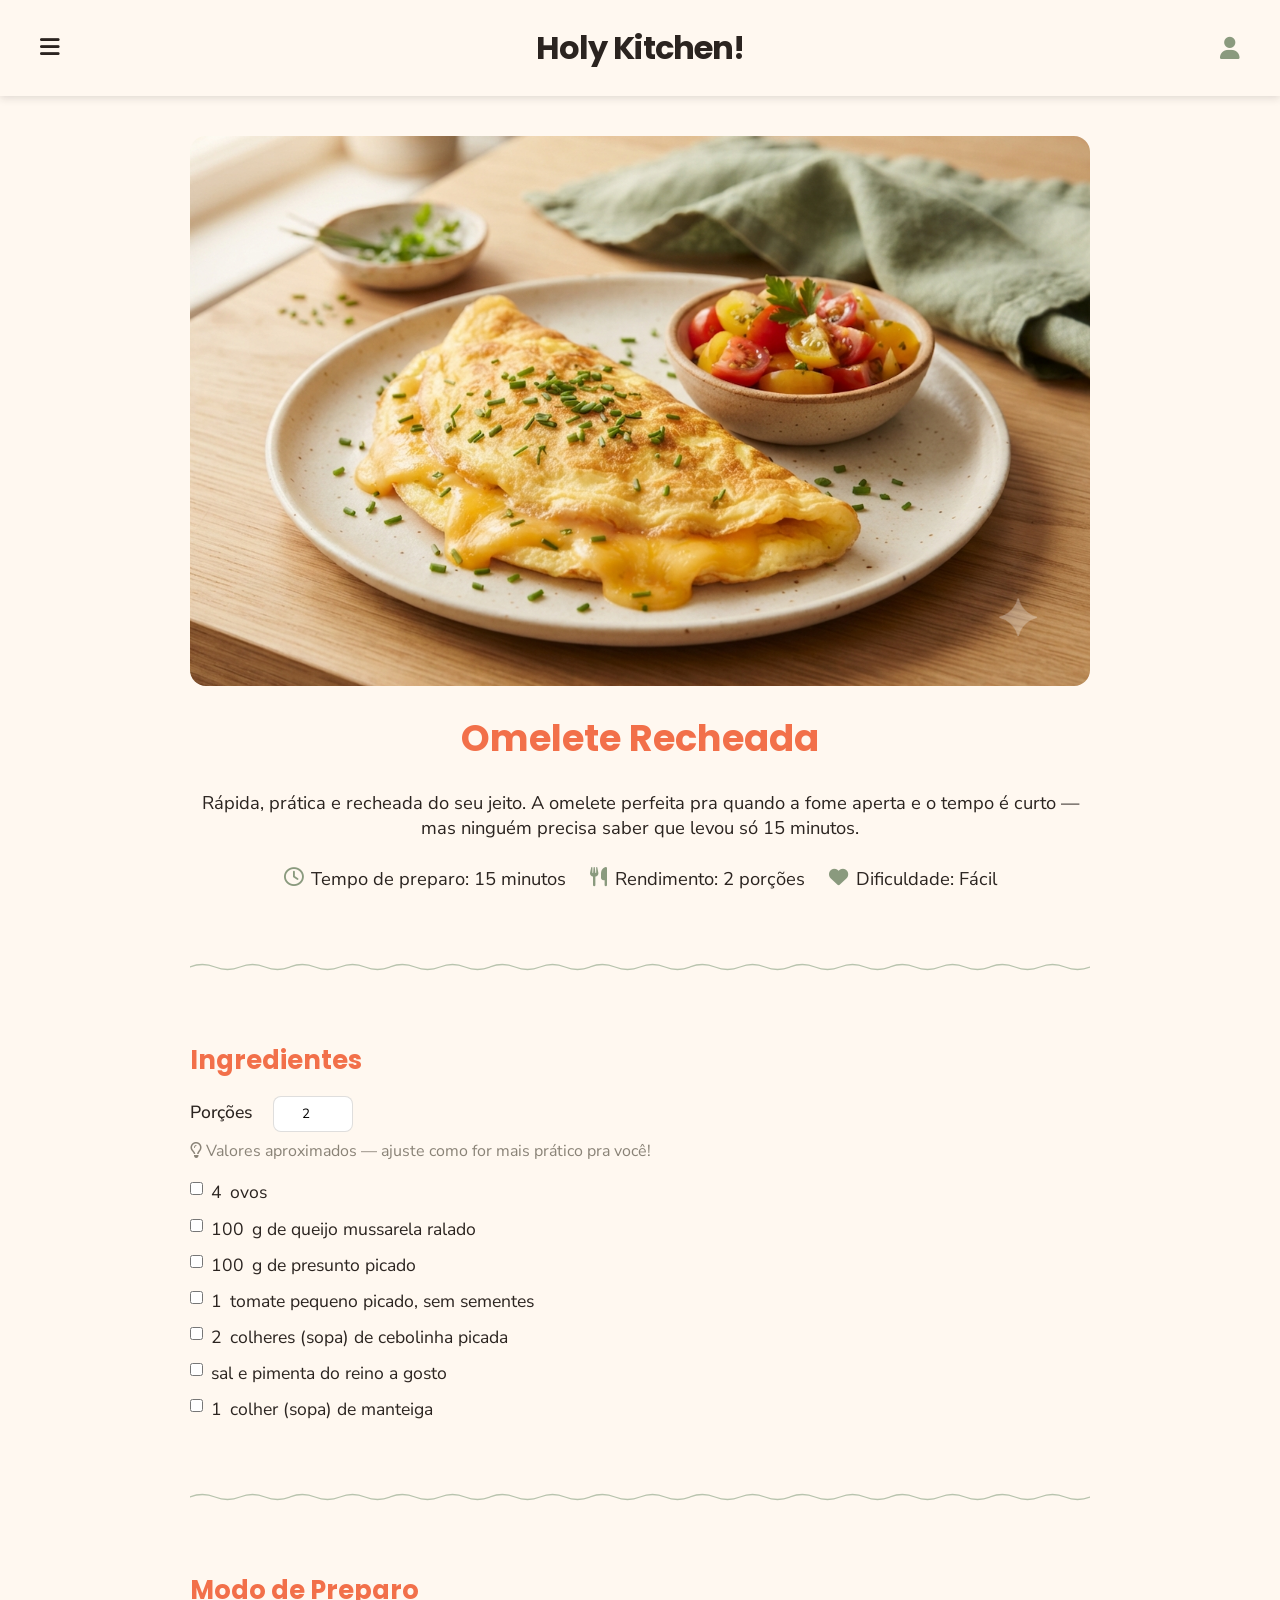
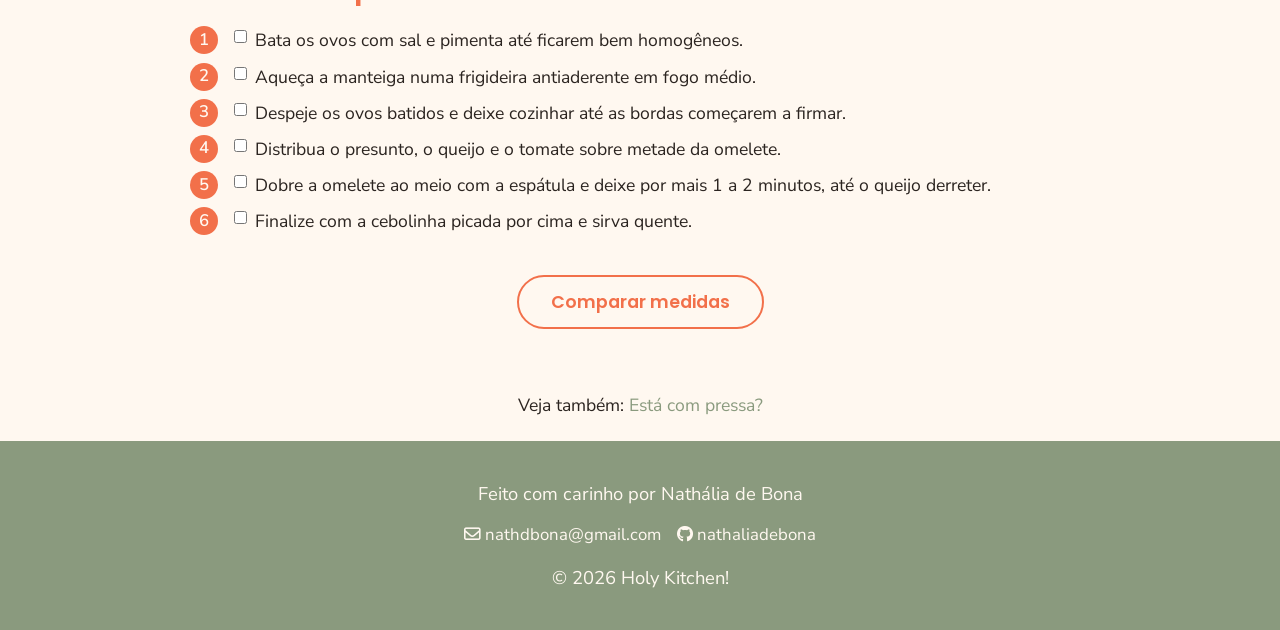
<file: receitas/omelete.html>
<!DOCTYPE html>
<html lang="pt-br">
<head>
    <meta charset="UTF-8">
    <meta name="viewport" content="width=device-width, initial-scale=1.0">

    <title>Omelete Recheada</title>

    <link rel="preconnect" href="https://fonts.googleapis.com">
    <link rel="preconnect" href="https://fonts.gstatic.com" crossorigin>
    <link href="https://fonts.googleapis.com/css2?family=Nunito+Sans:ital,opsz,wght@0,6..12,200..1000;1,6..12,200..1000&family=Poppins:wght@400;600;700&display=swap" rel="stylesheet">
    <link rel="shortcut icon" href="../imagens/favicon.ico" type="image/x-icon">

    <link rel="stylesheet" href="https://cdnjs.cloudflare.com/ajax/libs/font-awesome/6.5.0/css/all.min.css">

    <link rel="stylesheet" href="../estilos/global.css">
    <link rel="stylesheet" href="../estilos/receita.css">
</head>

<body>
    <header>
        <nav aria-label="Navegação principal">
            <div id="menu">
                <ul>
                    <li><a href="../index.html">Início</a></li>
                    <li><a href="../receitas.html">Receitas</a></li>
                    <li><a href="../blog.html">Blog</a></li>
                    <li><a href="../publique.html">Publique sua Receita</a></li>
                </ul>
                
                <button type="button" aria-label="Menu"><i class="fa-solid fa-bars"></i></button>
            </div>
        
            <h1 id="logo"><a href="../index.html">Holy Kitchen!</a></h1>

            <a href="../login.html" aria-label="Login" id="usuario"><i class="fa-solid fa-user"></i></a>
        </nav>
    </header>

    <main>
        <section class="receita-intro">
            <picture>
                <source media="(max-width: 670px)" srcset="../imagens/omelete-full-mobile.webp">
                <img src="../imagens/omelete-full.webp" alt="Omelete recheada com queijo, presunto e tomate">
            </picture>

            <h2>Omelete Recheada</h2>

            <p>
                Rápida, prática e recheada do seu jeito. A omelete perfeita pra quando a fome aperta e o tempo é curto — mas ninguém precisa saber que levou só 15 minutos.
            </p>

            <ul>
                <li><i class="fa-regular fa-clock"></i> Tempo de preparo: 15 minutos</li>
                <li><i class="fa-solid fa-utensils"></i> Rendimento: 2 porções</li>
                <li><i class="facil fa-solid fa-heart"></i> Dificuldade: Fácil</li>
            </ul>
        </section>

        <section class="ingredientes">
            <h3>Ingredientes</h3>

            <label for="porcoes">Porções</label>
            <input type="number" id="porcoes" name="porcoes" value="2">
            <p class="aviso-calculadora"><i class="fa-regular fa-lightbulb"></i> Valores aproximados — ajuste como for mais prático pra você!</p>

            <ul>
                <li>
                    <label>
                        <input type="checkbox" id="ing-1">
                        <span data-qtd="4">4</span> ovos
                    </label>
                </li>

                <li>
                    <label>
                        <input type="checkbox" id="ing-2">
                        <span data-qtd="100">100</span>g de queijo mussarela ralado
                    </label>
                </li>

                <li>
                    <label>
                        <input type="checkbox" id="ing-3">
                        <span data-qtd="100">100</span>g de presunto picado
                    </label>
                </li>

                <li>
                    <label>
                        <input type="checkbox" id="ing-4">
                        <span data-qtd="1">1</span> tomate pequeno picado, sem sementes
                    </label>
                </li>

                <li>
                    <label>
                        <input type="checkbox" id="ing-5">
                        <span data-qtd="2">2</span> colheres (sopa) de cebolinha picada
                    </label>
                </li>

                <li>
                    <label>
                        <input type="checkbox" id="ing-6">
                        <span>sal e pimenta do reino a gosto</span>
                    </label>
                </li>

                <li>
                    <label>
                        <input type="checkbox" id="ing-7">
                        <span data-qtd="1">1</span> colher (sopa) de manteiga
                    </label>
                </li>
            </ul>
        </section>

        <section class="modo-preparo">
            <h3>Modo de Preparo</h3>

            <ol>
                <li>
                    <label>
                        <input type="checkbox" id="passo-1">
                        Bata os ovos com sal e pimenta até ficarem bem homogêneos.
                    </label>
                </li>

                <li>
                    <label>
                        <input type="checkbox" id="passo-2">
                        Aqueça a manteiga numa frigideira antiaderente em fogo médio.
                    </label>
                </li>

                <li>
                    <label>
                        <input type="checkbox" id="passo-3">
                        Despeje os ovos batidos e deixe cozinhar até as bordas começarem a firmar.
                    </label>
                </li>

                <li>
                    <label>
                        <input type="checkbox" id="passo-4">
                        Distribua o presunto, o queijo e o tomate sobre metade da omelete.
                    </label>
                </li>

                <li>
                    <label>
                        <input type="checkbox" id="passo-5">
                        Dobre a omelete ao meio com a espátula e deixe por mais 1 a 2 minutos, até o queijo derreter.
                    </label>
                </li>

                <li>
                    <label>
                        <input type="checkbox" id="passo-6">
                        Finalize com a cebolinha picada por cima e sirva quente.
                    </label>
                </li>    
            </ol>
        </section>

        <div class="comparador">
            <button class="botao botao-secundario" type="button">Comparar medidas</button>

            <dialog id="modal-medidas">
                <button type="button" aria-label="Fechar"><i class="fa-solid fa-xmark"></i></button>

                <h3>Comparador de Medidas</h3>

                <p>Vale só pra ingredientes líquidos ou secos soltos — o peso muda de ingrediente pra ingrediente!</p>

                <table>
                    <thead>
                        <tr>
                            <th class="medida" scope="col">Medida</th>
                            <th class="equivalente" scope="col">Equivalente em ml</th>
                        </tr>
                    </thead>

                    <tbody>
                        <tr>
                            <td class="medida">1 xícara de chá</td>
                            <td class="equivalente">240 ml</td>
                        </tr>

                        <tr>
                            <td class="medida">1 copo americano</td>
                            <td class="equivalente">200 ml</td>
                        </tr>

                        <tr>
                            <td class="medida">1 colher de sopa</td>
                            <td class="equivalente">15 ml</td>
                        </tr>

                        <tr>
                            <td class="medida">1 colher de chá</td>
                            <td class="equivalente">5 ml</td>
                        </tr>

                        <tr>
                            <td class="medida">1 colher de café</td>
                            <td class="equivalente">2,5 ml</td>
                        </tr>
                    </tbody>
                </table>
            </dialog>
        </div>

        <p class="veja-tambem">Veja também:<a href="../blog/pressa.html"> Está com pressa?</a></p>
    </main>

    <footer>
        <p>Feito com carinho por Nathália de Bona</p>

        <ul>
            <li>
                <a href="mailto:nathdbona@gmail.com"><i class="fa-regular fa-envelope"></i> nathdbona@gmail.com</a>
            </li>

            <li>
                <a href="https://github.com/nathaliadebona"><i class="fa-brands fa-github"></i> nathaliadebona</a>
            </li>
        </ul>

        <p>&#169; 2026 Holy Kitchen!</p>
    </footer>

    <button class="btn-topo" aria-label="Voltar ao topo">
        <i class="fa-solid fa-angle-up"></i>
    </button>

    <script src="../scripts/script.js"></script>
</body>
</html>
</file>
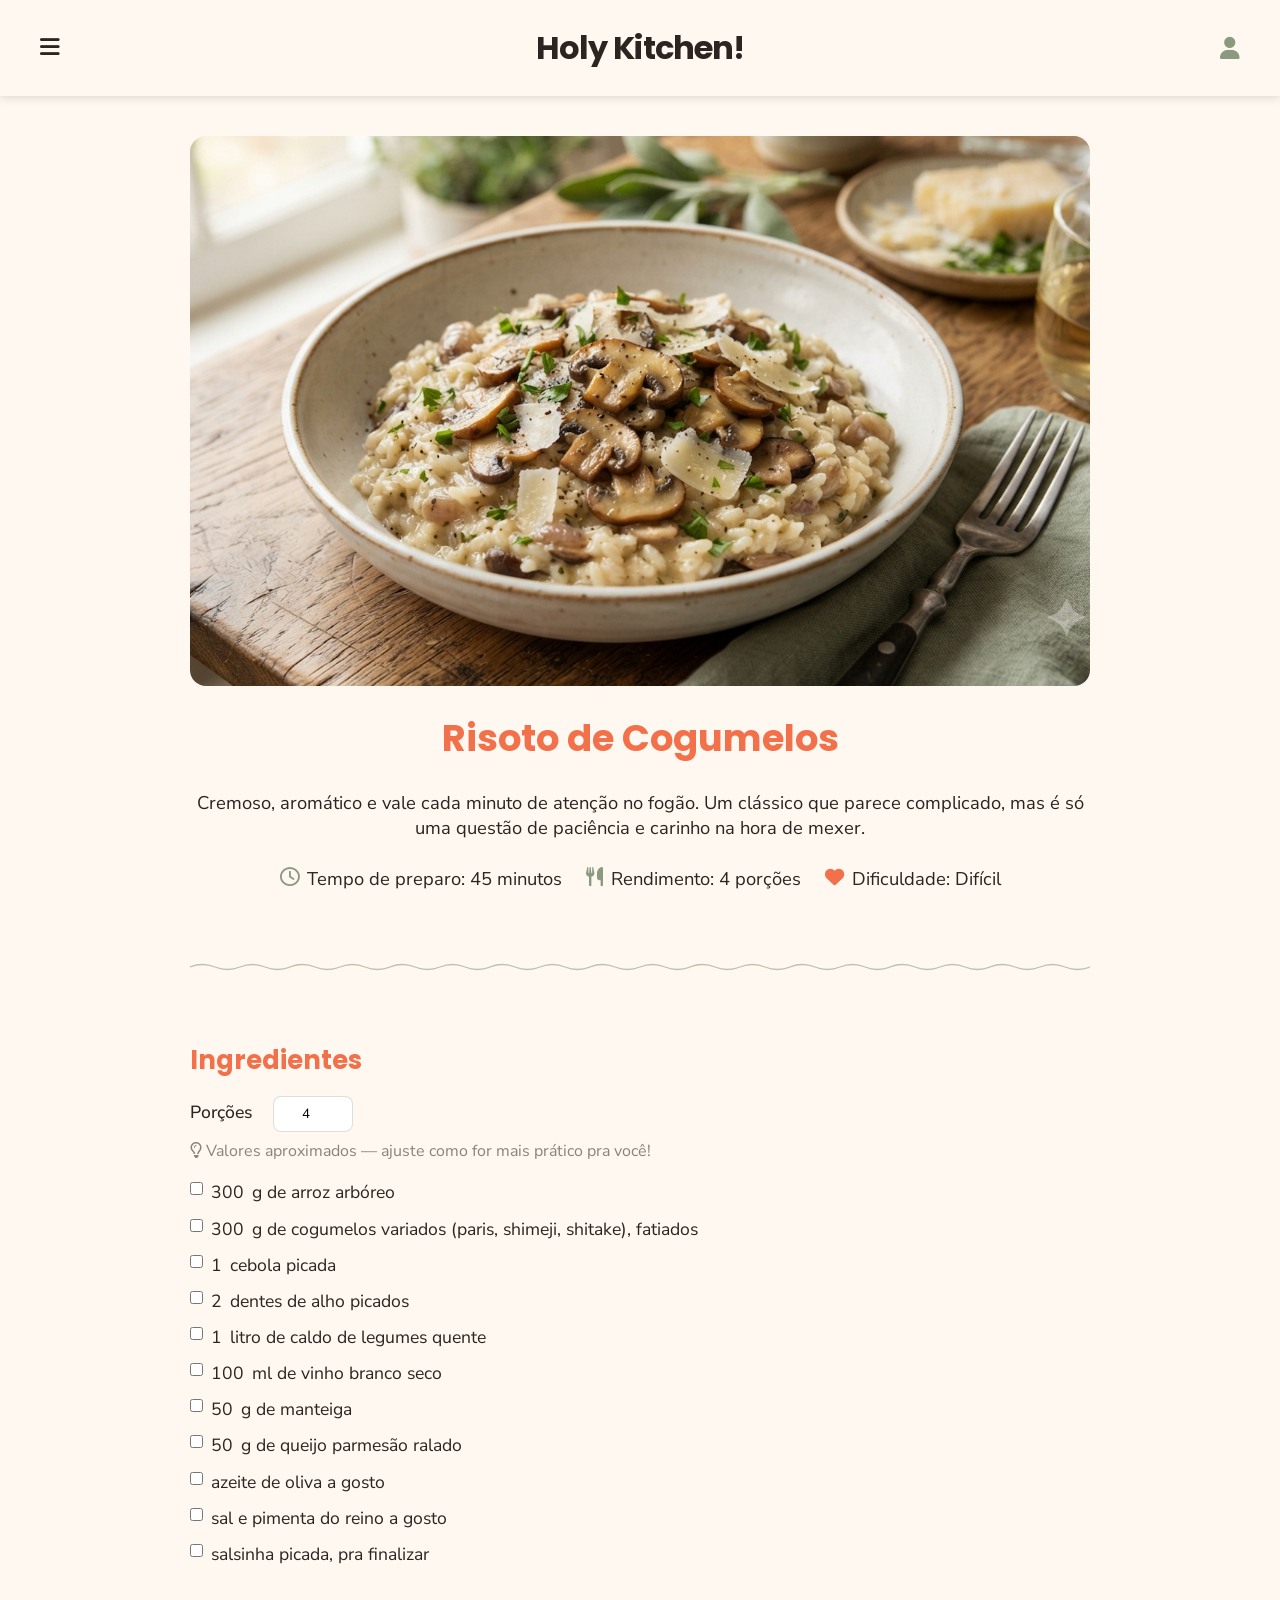
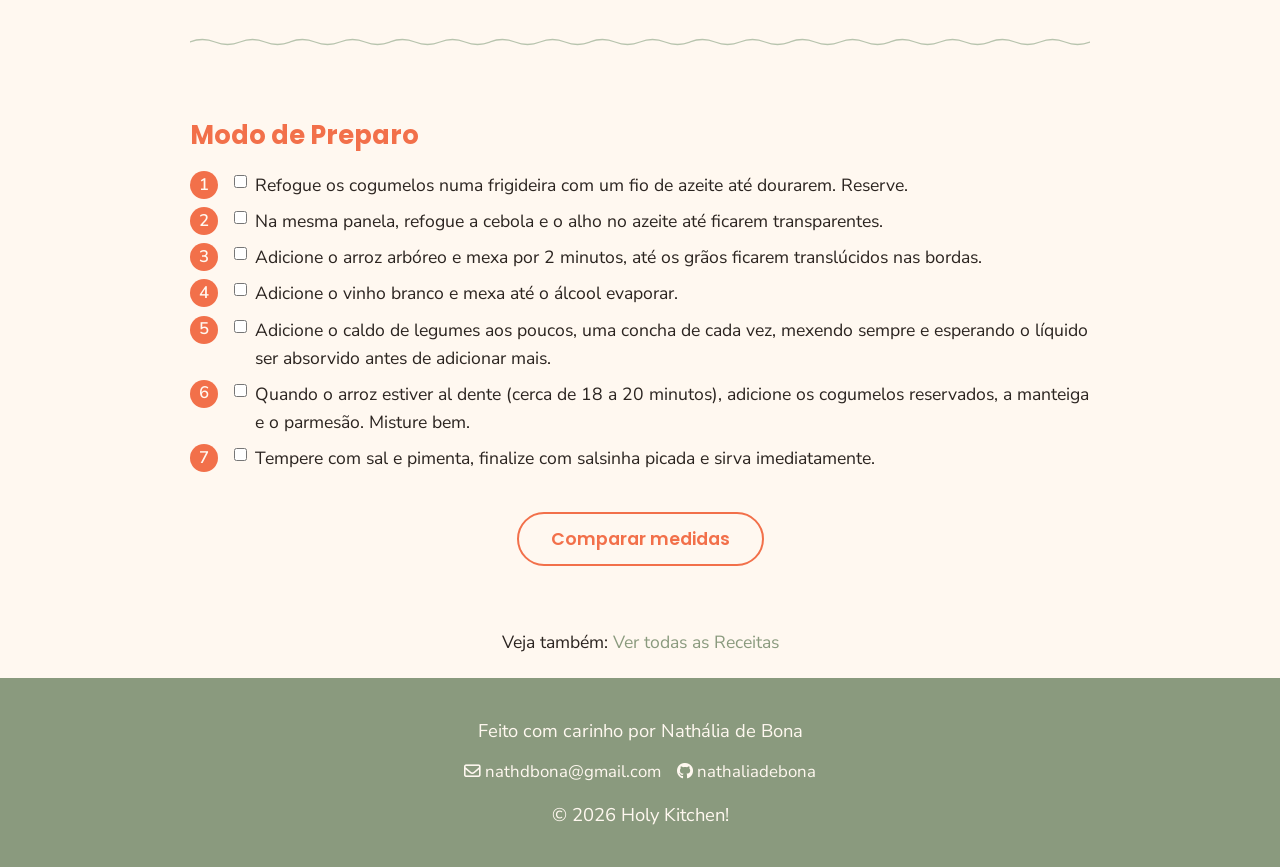
<file: receitas/risoto.html>
<!DOCTYPE html>
<html lang="pt-br">
<head>
    <meta charset="UTF-8">
    <meta name="viewport" content="width=device-width, initial-scale=1.0">

    <title>Risoto de Cogumelos</title>

    <link rel="preconnect" href="https://fonts.googleapis.com">
    <link rel="preconnect" href="https://fonts.gstatic.com" crossorigin>
    <link href="https://fonts.googleapis.com/css2?family=Nunito+Sans:ital,opsz,wght@0,6..12,200..1000;1,6..12,200..1000&family=Poppins:wght@400;600;700&display=swap" rel="stylesheet">
    <link rel="shortcut icon" href="../imagens/favicon.ico" type="image/x-icon">

    <link rel="stylesheet" href="https://cdnjs.cloudflare.com/ajax/libs/font-awesome/6.5.0/css/all.min.css">

    <link rel="stylesheet" href="../estilos/global.css">
    <link rel="stylesheet" href="../estilos/receita.css">
</head>

<body>
    <header>
        <nav aria-label="Navegação principal">
            <div id="menu">
                <ul>
                    <li><a href="../index.html">Início</a></li>
                    <li><a href="../receitas.html">Receitas</a></li>
                    <li><a href="../blog.html">Blog</a></li>
                    <li><a href="../publique.html">Publique sua Receita</a></li>
                </ul>
                
                <button type="button" aria-label="Menu"><i class="fa-solid fa-bars"></i></button>
            </div>
        
            <h1 id="logo"><a href="../index.html">Holy Kitchen!</a></h1>

            <a href="../login.html" aria-label="Login" id="usuario"><i class="fa-solid fa-user"></i></a>
        </nav>
    </header>

    <main>
        <section class="receita-intro">
            <picture>
                <source media="(max-width: 670px)" srcset="../imagens/risoto-full-mobile.webp">
                <img src="../imagens/risoto-full.webp" alt="Risoto cremoso de cogumelos">
            </picture>

            <h2>Risoto de Cogumelos</h2>

            <p>
                Cremoso, aromático e vale cada minuto de atenção no fogão. Um clássico que parece complicado, mas é só uma questão de paciência e carinho na hora de mexer.
            </p>

            <ul>
                <li><i class="fa-regular fa-clock"></i> Tempo de preparo: 45 minutos</li>
                <li><i class="fa-solid fa-utensils"></i> Rendimento: 4 porções</li>
                <li><i class="dificil fa-solid fa-heart"></i> Dificuldade: Difícil</li>
            </ul>
        </section>

        <section class="ingredientes">
            <h3>Ingredientes</h3>

            <label for="porcoes">Porções</label>
            <input type="number" id="porcoes" name="porcoes" value="4">
            <p class="aviso-calculadora"><i class="fa-regular fa-lightbulb"></i> Valores aproximados — ajuste como for mais prático pra você!</p>

            <ul>
                <li>
                    <label>
                        <input type="checkbox" id="ing-1">
                        <span data-qtd="300">300</span>g de arroz arbóreo
                    </label>
                </li>

                <li>
                    <label>
                        <input type="checkbox" id="ing-2">
                        <span data-qtd="300">300</span>g de cogumelos variados (paris, shimeji, shitake), fatiados
                    </label>
                </li>

                <li>
                    <label>
                        <input type="checkbox" id="ing-3">
                        <span data-qtd="1">1</span> cebola picada
                    </label>
                </li>

                <li>
                    <label>
                        <input type="checkbox" id="ing-4">
                        <span data-qtd="2">2</span> dentes de alho picados
                    </label>
                </li>

                <li>
                    <label>
                        <input type="checkbox" id="ing-5">
                        <span data-qtd="1">1</span> litro de caldo de legumes quente
                    </label>
                </li>

                <li>
                    <label>
                        <input type="checkbox" id="ing-6">
                        <span data-qtd="100">100</span>ml de vinho branco seco
                    </label>
                </li>

                <li>
                    <label>
                        <input type="checkbox" id="ing-7">
                        <span data-qtd="50">50</span>g de manteiga
                    </label>
                </li>

                <li>
                    <label>
                        <input type="checkbox" id="ing-8">
                        <span data-qtd="50">50</span>g de queijo parmesão ralado
                    </label>
                </li>

                <li>
                    <label>
                        <input type="checkbox" id="ing-9">
                        <span>azeite de oliva a gosto</span>
                    </label>
                </li>

                <li>
                    <label>
                        <input type="checkbox" id="ing-10">
                        <span>sal e pimenta do reino a gosto</span>
                    </label>
                </li>

                <li>
                    <label>
                        <input type="checkbox" id="ing-11">
                        <span>salsinha picada, pra finalizar</span>
                    </label>
                </li>
            </ul>
        </section>

        <section class="modo-preparo">
            <h3>Modo de Preparo</h3>

            <ol>
                <li>
                    <label>
                        <input type="checkbox" id="passo-1">
                        Refogue os cogumelos numa frigideira com um fio de azeite até dourarem. Reserve.
                    </label>
                </li>

                <li>
                    <label>
                        <input type="checkbox" id="passo-2">
                        Na mesma panela, refogue a cebola e o alho no azeite até ficarem transparentes.
                    </label>
                </li>

                <li>
                    <label>
                        <input type="checkbox" id="passo-3">
                        Adicione o arroz arbóreo e mexa por 2 minutos, até os grãos ficarem translúcidos nas bordas.
                    </label>
                </li>

                <li>
                    <label>
                        <input type="checkbox" id="passo-4">
                        Adicione o vinho branco e mexa até o álcool evaporar.
                    </label>
                </li>

                <li>
                    <label>
                        <input type="checkbox" id="passo-5">
                        Adicione o caldo de legumes aos poucos, uma concha de cada vez, mexendo sempre e esperando o líquido ser absorvido antes de adicionar mais.
                    </label>
                </li>

                <li>
                    <label>
                        <input type="checkbox" id="passo-6">
                        Quando o arroz estiver al dente (cerca de 18 a 20 minutos), adicione os cogumelos reservados, a manteiga e o parmesão. Misture bem.
                    </label>
                </li>    

                <li>
                    <label>
                        <input type="checkbox" id="passo-7">
                        Tempere com sal e pimenta, finalize com salsinha picada e sirva imediatamente.
                    </label>
                </li> 
            </ol>
        </section>

        <div class="comparador">
            <button class="botao botao-secundario" type="button">Comparar medidas</button>

            <dialog id="modal-medidas">
                <button type="button" aria-label="Fechar"><i class="fa-solid fa-xmark"></i></button>

                <h3>Comparador de Medidas</h3>

                <p>Vale só pra ingredientes líquidos ou secos soltos — o peso muda de ingrediente pra ingrediente!</p>

                <table>
                    <thead>
                        <tr>
                            <th class="medida" scope="col">Medida</th>
                            <th class="equivalente" scope="col">Equivalente em ml</th>
                        </tr>
                    </thead>

                    <tbody>
                        <tr>
                            <td class="medida">1 xícara de chá</td>
                            <td class="equivalente">240 ml</td>
                        </tr>

                        <tr>
                            <td class="medida">1 copo americano</td>
                            <td class="equivalente">200 ml</td>
                        </tr>

                        <tr>
                            <td class="medida">1 colher de sopa</td>
                            <td class="equivalente">15 ml</td>
                        </tr>

                        <tr>
                            <td class="medida">1 colher de chá</td>
                            <td class="equivalente">5 ml</td>
                        </tr>

                        <tr>
                            <td class="medida">1 colher de café</td>
                            <td class="equivalente">2,5 ml</td>
                        </tr>
                    </tbody>
                </table>
            </dialog>
        </div>

        <p class="veja-tambem">Veja também:<a href="../receitas.html"> Ver todas as Receitas</a></p>
    </main>

    <footer>
        <p>Feito com carinho por Nathália de Bona</p>

        <ul>
            <li>
                <a href="mailto:nathdbona@gmail.com"><i class="fa-regular fa-envelope"></i> nathdbona@gmail.com</a>
            </li>

            <li>
                <a href="https://github.com/nathaliadebona"><i class="fa-brands fa-github"></i> nathaliadebona</a>
            </li>
        </ul>

        <p>&#169; 2026 Holy Kitchen!</p>
    </footer>

    <button class="btn-topo" aria-label="Voltar ao topo">
        <i class="fa-solid fa-angle-up"></i>
    </button>

    <script src="../scripts/script.js"></script>
</body>
</html>
</file>
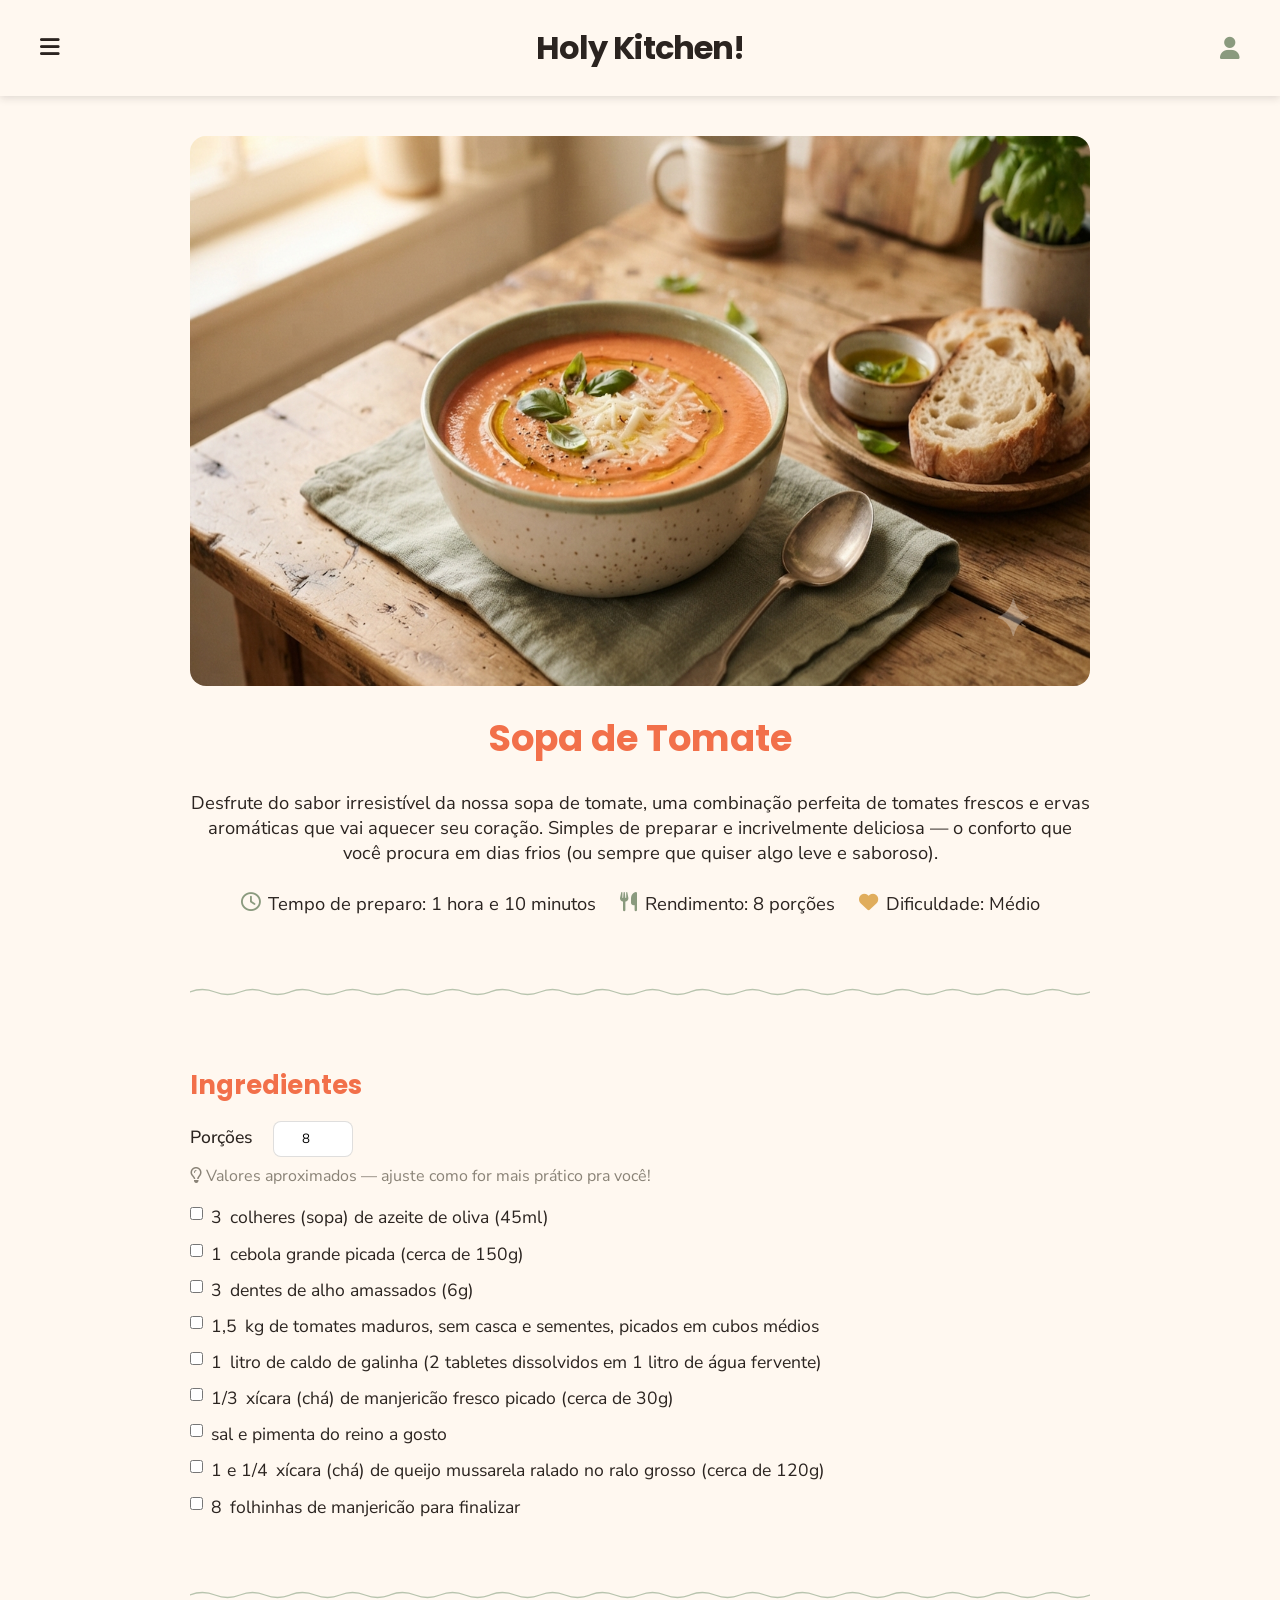
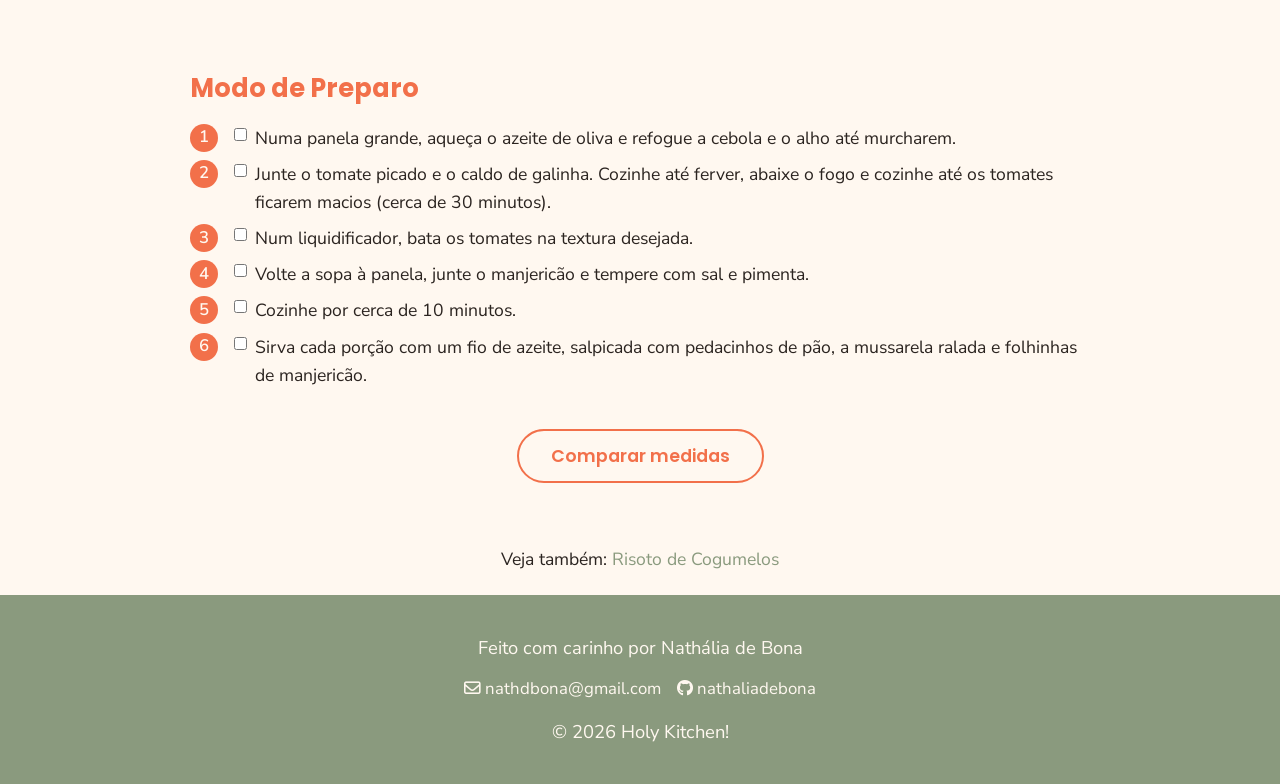
<file: receitas/sopa-tomate.html>
<!DOCTYPE html>
<html lang="pt-br">
<head>
    <meta charset="UTF-8">
    <meta name="viewport" content="width=device-width, initial-scale=1.0">

    <title>Sopa de Tomate</title>

    <link rel="preconnect" href="https://fonts.googleapis.com">
    <link rel="preconnect" href="https://fonts.gstatic.com" crossorigin>
    <link href="https://fonts.googleapis.com/css2?family=Nunito+Sans:ital,opsz,wght@0,6..12,200..1000;1,6..12,200..1000&family=Poppins:wght@400;600;700&display=swap" rel="stylesheet">
    <link rel="shortcut icon" href="../imagens/favicon.ico" type="image/x-icon">

    <link rel="stylesheet" href="https://cdnjs.cloudflare.com/ajax/libs/font-awesome/6.5.0/css/all.min.css">

    <link rel="stylesheet" href="../estilos/global.css">
    <link rel="stylesheet" href="../estilos/receita.css">
</head>

<body>
    <header>
        <nav aria-label="Navegação principal">
            <div id="menu">
                <ul>
                    <li><a href="../index.html">Início</a></li>
                    <li><a href="../receitas.html">Receitas</a></li>
                    <li><a href="../blog.html">Blog</a></li>
                    <li><a href="../publique.html">Publique sua Receita</a></li>
                </ul>
                
                <button type="button" aria-label="Menu"><i class="fa-solid fa-bars"></i></button>
            </div>
        
            <h1 id="logo"><a href="../index.html">Holy Kitchen!</a></h1>

            <a href="../login.html" aria-label="Login" id="usuario"><i class="fa-solid fa-user"></i></a>
        </nav>
    </header>

    <main>
        <section class="receita-intro">
            <picture>
                <source media="(max-width: 670px)" srcset="../imagens/sopa-tomate-full-mobile.webp">
                <img src="../imagens/sopa-tomate-full.webp" alt="Sopa de tomate">
            </picture>

            <h2>Sopa de Tomate</h2>

            <p>
                Desfrute do sabor irresistível da nossa sopa de tomate, uma combinação perfeita de tomates frescos e ervas aromáticas que vai aquecer seu coração. Simples de preparar e incrivelmente deliciosa — o conforto que você procura em dias frios (ou sempre que quiser algo leve e saboroso).
            </p>

            <ul>
                <li><i class="fa-regular fa-clock"></i> Tempo de preparo: 1 hora e 10 minutos</li>
                <li><i class="fa-solid fa-utensils"></i> Rendimento: 8 porções</li>
                <li><i class="medio fa-solid fa-heart"></i> Dificuldade: Médio</li>
            </ul>
        </section>

        <section class="ingredientes">
            <h3>Ingredientes</h3>

            <label for="porcoes">Porções</label>
            <input type="number" id="porcoes" name="porcoes" value="8">
            <p class="aviso-calculadora"><i class="fa-regular fa-lightbulb"></i> Valores aproximados — ajuste como for mais prático pra você!</p>

            <ul>
                <li>
                    <label>
                        <input type="checkbox" id="ing-1">
                        <span data-qtd="3">3</span> colheres (sopa) de azeite de oliva (45ml)
                    </label>
                </li>

                <li>
                    <label>
                        <input type="checkbox" id="ing-2">
                        <span data-qtd="1">1</span> cebola grande picada (cerca de 150g)
                    </label>
                </li>

                <li>
                    <label>
                        <input type="checkbox" id="ing-3">
                        <span data-qtd="3">3</span> dentes de alho amassados (6g)
                    </label>
                </li>

                <li>
                    <label>
                        <input type="checkbox" id="ing-4">
                        <span data-qtd="1.5">1,5</span>kg de tomates maduros, sem casca e sementes, picados em cubos médios
                    </label>
                </li>

                <li>
                    <label>
                        <input type="checkbox" id="ing-5">
                        <span data-qtd="1">1</span> litro de caldo de galinha (2 tabletes dissolvidos em 1 litro de água fervente)
                    </label>
                </li>

                <li>
                    <label>
                        <input type="checkbox" id="ing-6">
                        <span data-qtd="0.33">1/3</span> xícara (chá) de manjericão fresco picado (cerca de 30g)
                    </label>
                </li>

                <li>
                    <label>
                        <input type="checkbox" id="ing-7">
                        <span>sal e pimenta do reino a gosto</span>
                    </label>
                </li>

                <li>
                    <label>
                        <input type="checkbox" id="ing-8">
                        <span data-qtd="1.25">1&nbsp;e&nbsp;1/4</span> xícara (chá) de queijo mussarela ralado no ralo grosso (cerca de 120g)
                    </label>
                </li>

                <li>
                    <label>
                        <input type="checkbox" id="ing-89">
                        <span data-qtd="8">8</span> folhinhas de manjericão para finalizar
                    </label>
                </li>
            </ul>
        </section>

        <section class="modo-preparo">
            <h3>Modo de Preparo</h3>

            <ol>
                <li>
                    <label>
                        <input type="checkbox" id="passo-1">
                        Numa panela grande, aqueça o azeite de oliva e refogue a cebola e o alho até murcharem.
                    </label>
                </li>

                <li>
                    <label>
                        <input type="checkbox" id="passo-2">
                        Junte o tomate picado e o caldo de galinha. Cozinhe até ferver, abaixe o fogo e cozinhe até os tomates ficarem macios (cerca de 30 minutos).
                    </label>
                </li>

                <li>
                    <label>
                        <input type="checkbox" id="passo-3">
                        Num liquidificador, bata os tomates na textura desejada.
                    </label>
                </li>

                <li>
                    <label>
                        <input type="checkbox" id="passo-4">
                        Volte a sopa à panela, junte o manjericão e tempere com sal e pimenta.
                    </label>
                </li>

                <li>
                    <label>
                        <input type="checkbox" id="passo-5">
                        Cozinhe por cerca de 10 minutos.
                    </label>
                </li>

                <li>
                    <label>
                        <input type="checkbox" id="passo-6">
                        Sirva cada porção com um fio de azeite, salpicada com pedacinhos de pão, a mussarela ralada e folhinhas de manjericão.
                    </label>
                </li>    
            </ol>
        </section>

        <div class="comparador">
            <button class="botao botao-secundario" type="button">Comparar medidas</button>

            <dialog id="modal-medidas">
                <button type="button" aria-label="Fechar"><i class="fa-solid fa-xmark"></i></button>

                <h3>Comparador de Medidas</h3>

                <p>Vale só pra ingredientes líquidos ou secos soltos — o peso muda de ingrediente pra ingrediente!</p>

                <table>
                    <thead>
                        <tr>
                            <th class="medida" scope="col">Medida</th>
                            <th class="equivalente" scope="col">Equivalente em ml</th>
                        </tr>
                    </thead>

                    <tbody>
                        <tr>
                            <td class="medida">1 xícara de chá</td>
                            <td class="equivalente">240 ml</td>
                        </tr>

                        <tr>
                            <td class="medida">1 copo americano</td>
                            <td class="equivalente">200 ml</td>
                        </tr>

                        <tr>
                            <td class="medida">1 colher de sopa</td>
                            <td class="equivalente">15 ml</td>
                        </tr>

                        <tr>
                            <td class="medida">1 colher de chá</td>
                            <td class="equivalente">5 ml</td>
                        </tr>

                        <tr>
                            <td class="medida">1 colher de café</td>
                            <td class="equivalente">2,5 ml</td>
                        </tr>
                    </tbody>
                </table>
            </dialog>
        </div>

        <p class="veja-tambem">Veja também:<a href="risoto.html"> Risoto de Cogumelos</a></p>
    </main>

    <footer>
        <p>Feito com carinho por Nathália de Bona</p>

        <ul>
            <li>
                <a href="mailto:nathdbona@gmail.com"><i class="fa-regular fa-envelope"></i> nathdbona@gmail.com</a>
            </li>

            <li>
                <a href="https://github.com/nathaliadebona"><i class="fa-brands fa-github"></i> nathaliadebona</a>
            </li>
        </ul>

        <p>&#169; 2026 Holy Kitchen!</p>
    </footer>

    <button class="btn-topo" aria-label="Voltar ao topo">
        <i class="fa-solid fa-angle-up"></i>
    </button>

    <script src="../scripts/script.js"></script>
</body>
</html>
</file>
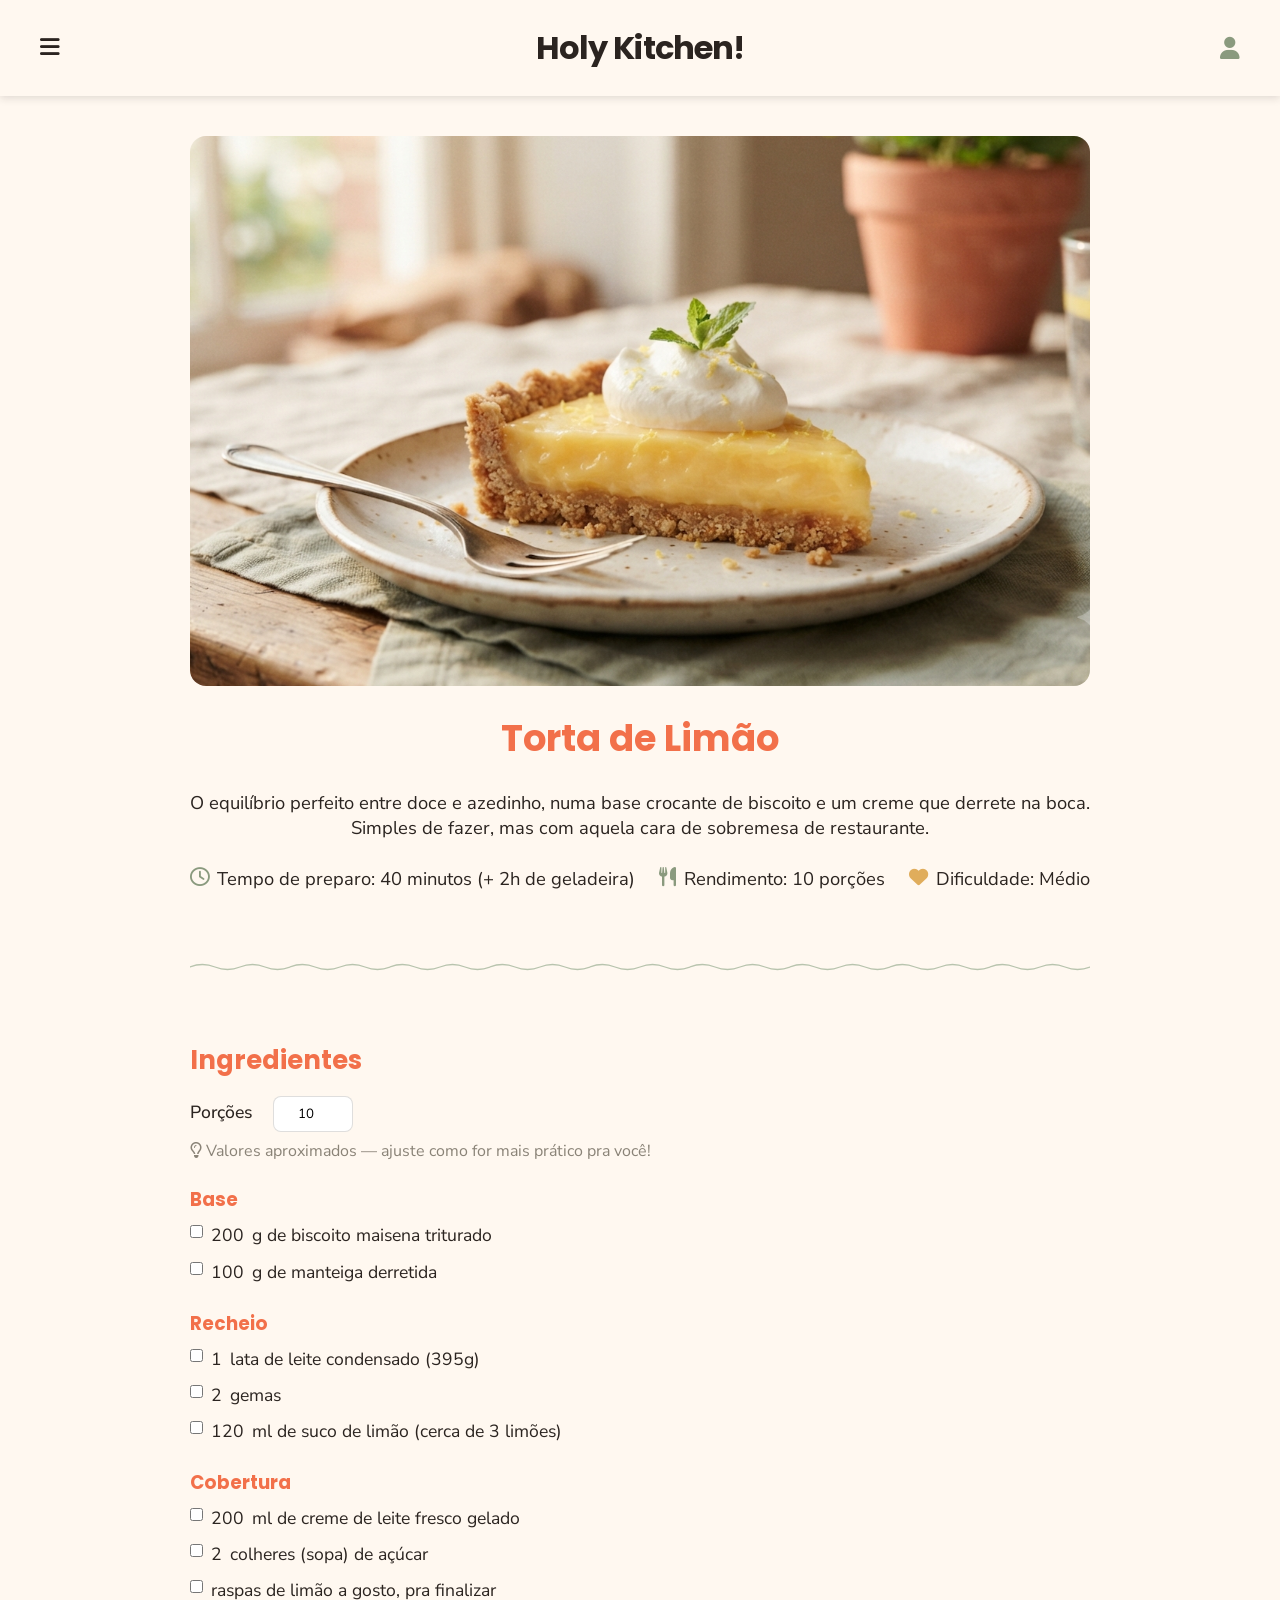
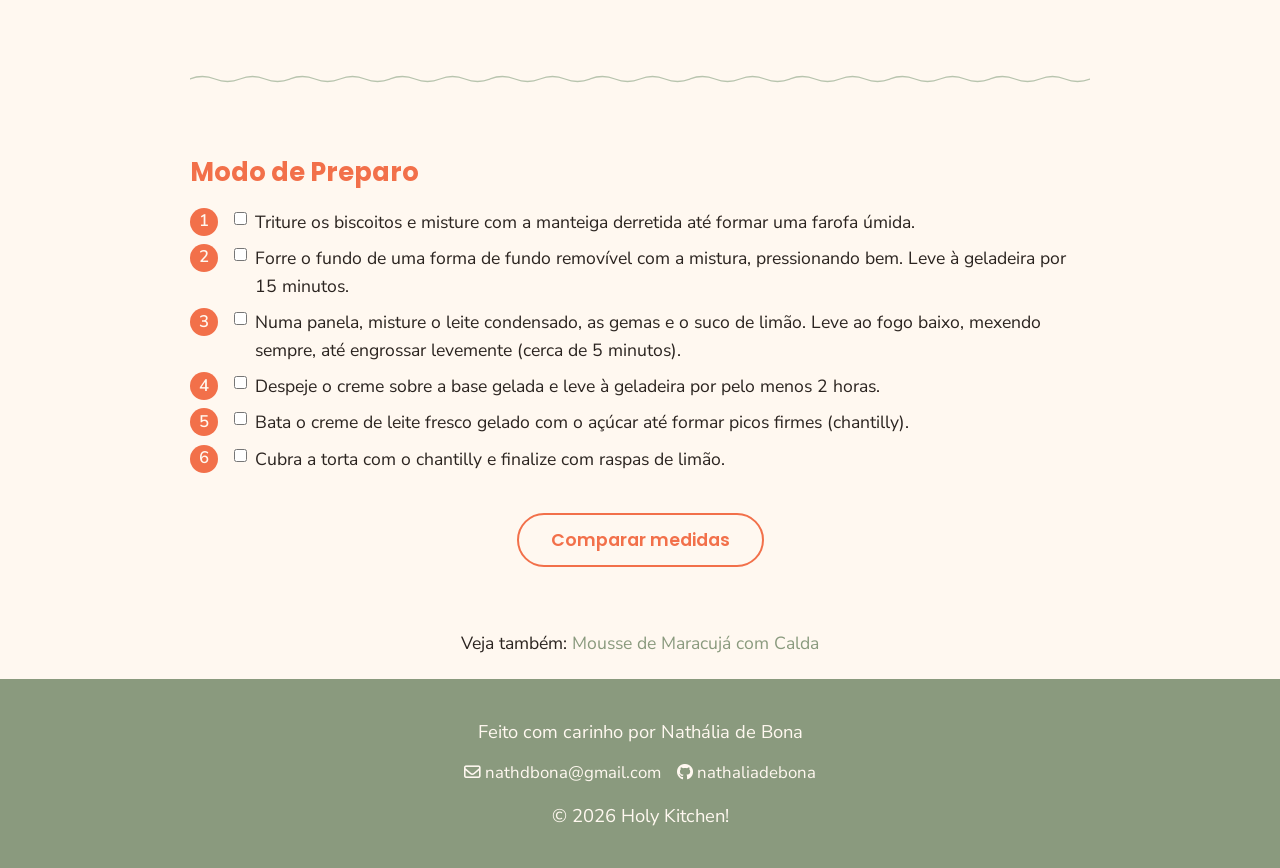
<file: receitas/torta-limao.html>
<!DOCTYPE html>
<html lang="pt-br">
<head>
    <meta charset="UTF-8">
    <meta name="viewport" content="width=device-width, initial-scale=1.0">

    <title>Torta de Limão</title>

    <link rel="preconnect" href="https://fonts.googleapis.com">
    <link rel="preconnect" href="https://fonts.gstatic.com" crossorigin>
    <link href="https://fonts.googleapis.com/css2?family=Nunito+Sans:ital,opsz,wght@0,6..12,200..1000;1,6..12,200..1000&family=Poppins:wght@400;600;700&display=swap" rel="stylesheet">
    <link rel="shortcut icon" href="../imagens/favicon.ico" type="image/x-icon">

    <link rel="stylesheet" href="https://cdnjs.cloudflare.com/ajax/libs/font-awesome/6.5.0/css/all.min.css">

    <link rel="stylesheet" href="../estilos/global.css">
    <link rel="stylesheet" href="../estilos/receita.css">
</head>

<body>
    <header>
        <nav aria-label="Navegação principal">
            <div id="menu">
                <ul>
                    <li><a href="../index.html">Início</a></li>
                    <li><a href="../receitas.html">Receitas</a></li>
                    <li><a href="../blog.html">Blog</a></li>
                    <li><a href="../publique.html">Publique sua Receita</a></li>
                </ul>
                
                <button type="button" aria-label="Menu"><i class="fa-solid fa-bars"></i></button>
            </div>
        
            <h1 id="logo"><a href="../index.html">Holy Kitchen!</a></h1>

            <a href="../login.html" aria-label="Login" id="usuario"><i class="fa-solid fa-user"></i></a>
        </nav>
    </header>

    <main>
        <section class="receita-intro">
            <picture>
                <source media="(max-width: 670px)" srcset="../imagens/torta-limao-full-mobile.webp">
                <img src="../imagens/torta-limao-full.webp" alt="Torta de limão com cobertura de chantilly">
            </picture>

            <h2>Torta de Limão</h2>

            <p>
                O equilíbrio perfeito entre doce e azedinho, numa base crocante de biscoito e um creme que derrete na boca. Simples de fazer, mas com aquela cara de sobremesa de restaurante.
            </p>

            <ul>
                <li><i class="fa-regular fa-clock"></i> Tempo de preparo: 40 minutos (+ 2h de geladeira)</li>
                <li><i class="fa-solid fa-utensils"></i> Rendimento: 10 porções</li>
                <li><i class="medio fa-solid fa-heart"></i> Dificuldade: Médio</li>
            </ul>
        </section>

        <section class="ingredientes">
            <h3>Ingredientes</h3>

            <label for="porcoes">Porções</label>
            <input type="number" id="porcoes" name="porcoes" value="10">
            <p class="aviso-calculadora"><i class="fa-regular fa-lightbulb"></i> Valores aproximados — ajuste como for mais prático pra você!</p>

            <h4>Base</h4>
            <ul>
                <li>
                    <label>
                        <input type="checkbox" id="ing-1">
                        <span data-qtd="200">200</span>g de biscoito maisena triturado
                    </label>
                </li>

                <li>
                    <label>
                        <input type="checkbox" id="ing-2">
                        <span data-qtd="100">100</span>g de manteiga derretida
                    </label>
                </li>
            </ul>

            <h4>Recheio</h4>
            <ul>
                <li>
                    <label>
                        <input type="checkbox" id="ing-3">
                        <span data-qtd="1">1</span> lata de leite condensado (395g)
                    </label>
                </li>

                <li>
                    <label>
                        <input type="checkbox" id="ing-4">
                        <span data-qtd="2">2</span> gemas
                    </label>
                </li>

                <li>
                    <label>
                        <input type="checkbox" id="ing-5">
                        <span data-qtd="120">120</span>ml de suco de limão (cerca de 3 limões)
                    </label>
                </li>
            </ul>

            <h4>Cobertura</h4>
            <ul>
                <li>
                    <label>
                        <input type="checkbox" id="ing-6">
                        <span data-qtd="200">200</span>ml de creme de leite fresco gelado
                    </label>
                </li>

                <li>
                    <label>
                        <input type="checkbox" id="ing-7">
                        <span data-qtd="2">2</span> colheres (sopa) de açúcar
                    </label>
                </li>

                <li>
                    <label>
                        <input type="checkbox" id="ing-8">
                        <span>raspas de limão a gosto, pra finalizar</span>
                    </label>
                </li>
            </ul>
        </section>

        <section class="modo-preparo">
            <h3>Modo de Preparo</h3>

            <ol>
                <li>
                    <label>
                        <input type="checkbox" id="passo-1">
                        Triture os biscoitos e misture com a manteiga derretida até formar uma farofa úmida.
                    </label>
                </li>

                <li>
                    <label>
                        <input type="checkbox" id="passo-2">
                        Forre o fundo de uma forma de fundo removível com a mistura, pressionando bem. Leve à geladeira por 15 minutos.
                    </label>
                </li>

                <li>
                    <label>
                        <input type="checkbox" id="passo-3">
                        Numa panela, misture o leite condensado, as gemas e o suco de limão. Leve ao fogo baixo, mexendo sempre, até engrossar levemente (cerca de 5 minutos).
                    </label>
                </li>

                <li>
                    <label>
                        <input type="checkbox" id="passo-4">
                        Despeje o creme sobre a base gelada e leve à geladeira por pelo menos 2 horas.
                    </label>
                </li>

                <li>
                    <label>
                        <input type="checkbox" id="passo-5">
                        Bata o creme de leite fresco gelado com o açúcar até formar picos firmes (chantilly).
                    </label>
                </li>

                <li>
                    <label>
                        <input type="checkbox" id="passo-6">
                        Cubra a torta com o chantilly e finalize com raspas de limão.
                    </label>
                </li>    
            </ol>
        </section>

        <div class="comparador">
            <button class="botao botao-secundario" type="button">Comparar medidas</button>

            <dialog id="modal-medidas">
                <button type="button" aria-label="Fechar"><i class="fa-solid fa-xmark"></i></button>

                <h3>Comparador de Medidas</h3>

                <p>Vale só pra ingredientes líquidos ou secos soltos — o peso muda de ingrediente pra ingrediente!</p>

                <table>
                    <thead>
                        <tr>
                            <th class="medida" scope="col">Medida</th>
                            <th class="equivalente" scope="col">Equivalente em ml</th>
                        </tr>
                    </thead>

                    <tbody>
                        <tr>
                            <td class="medida">1 xícara de chá</td>
                            <td class="equivalente">240 ml</td>
                        </tr>

                        <tr>
                            <td class="medida">1 copo americano</td>
                            <td class="equivalente">200 ml</td>
                        </tr>

                        <tr>
                            <td class="medida">1 colher de sopa</td>
                            <td class="equivalente">15 ml</td>
                        </tr>

                        <tr>
                            <td class="medida">1 colher de chá</td>
                            <td class="equivalente">5 ml</td>
                        </tr>

                        <tr>
                            <td class="medida">1 colher de café</td>
                            <td class="equivalente">2,5 ml</td>
                        </tr>
                    </tbody>
                </table>
            </dialog>
        </div>

        <p class="veja-tambem">Veja também:<a href="mousse-maracuja.html"> Mousse de Maracujá com Calda</a></p>
    </main>

    <footer>
        <p>Feito com carinho por Nathália de Bona</p>

        <ul>
            <li>
                <a href="mailto:nathdbona@gmail.com"><i class="fa-regular fa-envelope"></i> nathdbona@gmail.com</a>
            </li>

            <li>
                <a href="https://github.com/nathaliadebona"><i class="fa-brands fa-github"></i> nathaliadebona</a>
            </li>
        </ul>

        <p>&#169; 2026 Holy Kitchen!</p>
    </footer>

    <button class="btn-topo" aria-label="Voltar ao topo">
        <i class="fa-solid fa-angle-up"></i>
    </button>

    <script src="../scripts/script.js"></script>
</body>
</html>
</file>
<file: estilos/global.css>
:root {
    --cor-fundo: #FFF8F0;
    --cor-fundo-cards: #FFFDF9;
    --cor-coral: #F2704A;
    --cor-coral-hover: #D65A34;
    --cor-verde-salvia: #8A9A7E;
    --cor-verde-salvia-hover: #6F7D64;
    --cor-texto: #2B2420;
    --cor-sombra: rgba(43, 36, 32, 0.15);
    --cor-sombra-sutil: 0 2px 6px rgba(43, 36, 32, 0.08);

    --fonte-titulo: 'Poppins', sans-serif;
    --fonte-corpo: 'Nunito Sans', sans-serif;

    --espaco-icone-texto: 0.5rem;
    --espaco-padrao: 1rem;
    --espaco-bloco: 1.5rem;
    --espaco-secao: 2.5rem;
    --espaco-pagina: 4rem;

    --borda-radius: 1rem;
    --transicao: 0.3s ease;
    --largura-maxima: 75rem;
}

* {
    margin: 0;
    padding: 0;
    box-sizing: border-box;
}

html {
    scroll-behavior: smooth;
}

html, body {
    overflow-x: hidden;
}

body {
    font-family: var(--fonte-corpo);
    color: var(--cor-texto);
    background-color: var(--cor-fundo);
}

img {
    max-width: 100%;
    height: auto;
    display: block;
}

main > section + section {
    margin-top: 0;
    position: relative;
}

main > section + section::before {
    content: "";
    display: block;
    width: 100%;
    height: 20px;
    background-image: url('../imagens/divisor-onda.svg');
    background-repeat: repeat-x;
    background-size: 100px 20px;
    margin-top: var(--espaco-pagina);
    margin-bottom: var(--espaco-pagina);
    grid-column: 1 / -1;
}

.container {
    max-width: var(--largura-maxima);
    margin-inline: auto;
    padding-inline: var(--espaco-secao);
}

a {
    text-decoration: none;
}

h1, h2, h3, h4 {
    font-family: var(--fonte-titulo);
    color: var(--cor-coral);
}

h2 {
    font-size: 1.5rem;
    margin-bottom: var(--espaco-bloco);
}

li {
    font-size: 1.05rem;
    line-height: 1.6;
}

header {
    position: sticky;
    top: 0;
    background-color: var(--cor-fundo);
    box-shadow: 0 2px 8px var(--cor-sombra);
    z-index: 1000;
}

header nav {
    display: flex;
    justify-content: space-between;
    align-items: center;
    padding: var(--espaco-bloco) var(--espaco-secao);
}

#menu {
    position: relative;
    display: flex;
    align-items: center;
}

#menu ul {
    display: none;
    position: absolute;
    top: 100%;
    min-width: 160px;
    list-style: none;
    background-color: var(--cor-fundo);
    border-radius: var(--borda-radius);
    box-shadow: 0 4px 12px var(--cor-sombra);
}

#menu ul.ativo {
    display: block;
}

#menu li a {
    display: block;
    padding: var(--espaco-padrao) var(--espaco-bloco);
    color: var(--cor-texto);
    font-weight: 500;
    transition: var(--transicao);
}

#menu li a:hover {
    color: var(--cor-coral);
    background-color: var(--cor-fundo-cards);

}

#menu button {
    font-size: 1.4rem;
    color: var(--cor-texto);
    background: none;
    border: none;
    cursor: pointer;
    transition: var(--transicao);
}

#menu button:hover {
    color: var(--cor-coral);
}

#logo a {
    color: var(--cor-texto);
    font-size: 1.4rem;
    letter-spacing: -0.03em;
}

#usuario {
    font-size: 1.4rem;
    color: var(--cor-verde-salvia);
    transition: var(--transicao);
}

#usuario:hover {
    color: var(--cor-verde-salvia-hover);
}

.botao {
    display: inline-block;
    padding: 0.75rem 2rem;
    font-family: var(--fonte-titulo);
    font-weight: 600;
    border: none;
    border-radius: 50rem;
    cursor: pointer;
    transition: var(--transicao);
}

.botao-principal {
    background-color: var(--cor-coral);
    color: var(--cor-fundo);
    border: 2px solid transparent;
}

.botao-principal:hover {
    background-color: var(--cor-coral-hover);
}

.botao-secundario {
    background-color: transparent;
    border: 2px solid var(--cor-coral);
    color: var(--cor-coral);
}

.botao-secundario:hover {
    background-color: var(--cor-coral);
    color: var(--cor-fundo);
}

footer {
    background-color: var(--cor-verde-salvia);
    padding: var(--espaco-secao);
    text-align: center;
}

footer p {
    color: var(--cor-fundo);
}

footer ul {
    display: flex;
    justify-content: center;
    gap: var(--espaco-padrao);
    margin: var(--espaco-padrao);
    list-style: none;
}

footer a {
    color: var(--cor-fundo);
    transition: var(--transicao);
}

footer a:hover {
    text-decoration: underline;
}

.grid-cards article {
    overflow: hidden;
    background-color: var(--cor-fundo-cards);
    box-shadow: 0 2px 6px rgba(43, 36, 32, 0.08);
    border-radius: 24px 8px 24px 8px;
    transition: var(--transicao);
}

.grid-cards article:hover {
    transform: translateY(-4px);
    box-shadow: 0 4px 10px rgba(43, 36, 32, 0.12);
}

.grid-cards article img {
    width: 100%;
    height: 350px;
    object-fit: cover;
}

.grid-cards article a {
    display: block;
}

.grid-cards article h3 {
    padding: 0 var(--espaco-padrao);
    margin-top: var(--espaco-icone-texto);
    margin-bottom: var(--espaco-icone-texto);
    font-size: 1.3rem;
}

.grid-cards article p {
    padding: 0 var(--espaco-padrao) var(--espaco-padrao);
    color: var(--cor-texto);
    font-size: 1.1rem;
}

.facil {
    color: var(--cor-verde-salvia);
}

.medio {
    color: #E0AD5C;
}

.dificil {
    color: var(--cor-coral);
}

.veja-tambem {
    margin-top: var(--espaco-pagina);
}

.btn-topo {
    display: none;
    position: fixed;
    width: 3rem;
    height: 3rem;
    bottom: 2rem;
    right: 2rem;
    background-color: var(--cor-coral);
    color: var(--cor-fundo);
    border: none;
    border-radius: 50%;
    font-size: 1.4rem;
    cursor: pointer;
    z-index: 1000;
}

.btn-topo.visivel {
    display: flex;
    align-items: center;
    justify-content: center;
}

@media (min-width: 1024px) {
    #logo a {
        font-size: 2rem;
    }

    p {
        font-size: 1.15rem;
    }

    label {
        font-size: 1.1rem;
    }
}
</file>
<file: estilos/inicio.css>
#hero {
    position: relative;
    height: 70vh;
    overflow: hidden;
}

#hero article {
    position: absolute;
    inset: 0;
    display: flex;
    flex-direction: column;
    justify-content: center;
    align-items: center;
    opacity: 0;
    transition: var(--transicao);
    padding-inline: var(--espaco-bloco);
}

#hero article.ativo {
    opacity: 1;
}

#hero article::before {
    content: "";
    position: absolute;
    inset: 0;
    background-color: rgba(43, 36, 32, 0.4);
}

#hero #publique {
    background-image: url(../imagens/hero-publique-mobile.webp);
    background-size: cover;
    background-position: center;
}

#hero #pressa {
    background-image: url(../imagens/hero-pressa-mobile.webp);
    background-size: cover;
    background-position: center;
}

#hero #piquenique {
    background-image: url(../imagens/hero-piquenique-mobile.webp);
    background-size: cover;
    background-position: center;
}

#hero h2, 
#hero p {
    position: relative;
    z-index: 2;
    color: var(--cor-fundo);
    text-align: center;
}

#hero h2 {
    margin-bottom: var(--espaco-icone-texto);
    font-size: 1.5rem;
}

#hero p {
    font-size: 1.1rem;
}

#hero a {
    position: relative;
    z-index: 2;
    margin-top: var(--espaco-padrao);
    font-size: 0.95rem;
    padding: 0.6rem 1.5rem;
}

.hero-dots {
    position: absolute;
    bottom: 1.5rem;
    left: 50%;
    transform: translateX(-50%);
    display: flex;
    gap: 0.8rem;
    z-index: 2000;
}

.dot {
    width: 0.6rem;
    height: 0.6rem;
    border-radius: 50%;
    background-color: var(--cor-fundo);
    border: none;
    cursor: pointer;
    transition: var(--transicao);
}

.dot.ativo {
    background-color: var(--cor-coral);
}

#sobre h2 {
    margin-bottom: var(--espaco-padrao);
}

#sobre p {
    font-size: 1.1rem;
}

#sobre h2, 
#sobre p {
    text-align: center;
}

#destaques h2,
#blog h2 {
    text-align: center;
}

#destaques .grid-cards,
#blog .grid-cards {
    display: grid;
    grid-template-columns: 1fr;
    gap: var(--espaco-bloco);
}

#blog {
    margin-bottom: var(--espaco-secao);
}

@media (min-width: 768px) {
    #hero #publique {
        background-image: url(../imagens/hero-publique.webp);
    }

    #hero #pressa {
        background-image: url(../imagens/hero-pressa.webp);
    }

    #hero #piquenique {
        background-image: url(../imagens/hero-piquenique.webp);
    }

    #destaques .grid-cards,
    #blog .grid-cards {
        grid-template-columns: repeat(2, 1fr);
    }
}
</file>
<file: estilos/blog.css>
#blog-intro {
    margin-top: var(--espaco-secao);
    text-align: center;
}

#blog-grid {
    display: grid;
    grid-template-columns: 1fr;
    gap: var(--espaco-bloco);
    margin-bottom: var(--espaco-pagina);
}

@media (min-width: 768px) {
    #blog-intro h2 {
        font-size: 2.2rem;
    }

    #blog-grid {
        grid-template-columns: repeat(2, 1fr);
    }
}
</file>
<file: estilos/login.css>
main {
    min-height: 80vh;
    display: flex;
    align-items: center;
    justify-content: center;
}

#login {
    background-color: var(--cor-fundo-cards);
    border-radius: var(--borda-radius);
    box-shadow: var(--cor-sombra-sutil);
    overflow: hidden;
    max-width: 900px;
    width: 90%;
    margin-block: var(--espaco-secao);
}

#login-img {
    display: none;
}

#login-form {
    padding: var(--espaco-secao);
}

#login-form h2 {
    text-align: center;
    margin-bottom: var(--espaco-icone-texto);
}

#login-form p {
    text-align: center;
    margin-bottom: var(--espaco-secao);
    font-size: 1.15rem;
}

label {
    font-size: 1.05rem;
}

input {
    width: 100%;
    padding: var(--espaco-padrao);
    border: 1px solid var(--cor-sombra);
    border-radius: 0.5rem;
    font-family: inherit;
    margin-bottom: var(--espaco-bloco);
}

input:focus {
    outline: none;
    border-color: var(--cor-coral);
}

input[type="submit"] {
    width: 100%;
    font-size: 1rem;
}

.botoes-form {
    text-align: center;
}

@media (min-width: 768px) {
    #login {
        display: flex;
        
    }

    #login-img {
        display: block;
        flex: 1;
        background-image: url(../imagens/login.webp);
        background-size: cover;
        background-position: center;
    }

    #login-form {
        flex: 1;
    }
}
</file>
<file: estilos/publique.css>
#publique-intro {
    margin-top: var(--espaco-secao);
    text-align: center;
    font-size: 1.05rem;
}

form {
    max-width: 750px;
    margin-inline: auto;
    padding-inline: var(--espaco-bloco);
}

fieldset {
    border: none;
    margin-bottom: var(--espaco-secao);
    padding: var(--espaco-bloco) var(--espaco-padrao);
    background-color: var(--cor-fundo-cards);
    border-radius: var(--borda-radius);
    border: 1px solid rgba(43, 36, 32, 0.08);
}

fieldset fieldset {
    background-color: transparent;
    padding: 0;
    border-radius: 0;
    margin-top: var(--espaco-bloco);
    margin-bottom: var(--espaco-bloco);
    display: flex;
    gap: var(--espaco-bloco);
}

.campo-duplo {
    flex: 1;
}

legend {
    font-family: var(--fonte-titulo);
    color: var(--cor-coral);
    font-size: 1.3rem;
    font-weight: 600;
    margin-bottom: var(--espaco-padrao);
    padding: 0 var(--espaco-icone-texto);
}

label {
    display: block;
    margin-top: var(--espaco-bloco);
    margin-bottom: var(--espaco-icone-texto);
    font-weight: 500;
}

input:not([type="submit"]):not([type="reset"]), select, textarea {
    width: 100%;
    padding: var(--espaco-padrao);
    border: 1px solid var(--cor-sombra);
    border-radius: 0.5rem;
    font-family: inherit;
    font-size: 1rem;
}

input:focus, select:focus, textarea:focus {
    outline: none;
    border-color: var(--cor-coral);
}

textarea {
    resize: vertical;
    min-height: 100px;
}

input[type="file"] {
    border: 1px dashed var(--cor-sombra);
    background-color: var(--cor-fundo-cards);
    padding: var(--espaco-padrao);
}

input[type="file"]::file-selector-button {
    padding: 0.4rem 1rem;
    font-size: 0.9rem;
    margin-right: var(--espaco-padrao);
    border: none;
    border-radius: 50rem;
    background-color: var(--cor-verde-salvia);
    color: var(--cor-fundo-cards);
    font-family: var(--fonte-titulo);
    font-weight: 600;
    cursor: pointer;
    transition: var(--transicao);
}

input[type="file"]::file-selector-button:hover {
    background-color: var(--cor-verde-salvia-hover);
}

#publique-form {
    margin-bottom: var(--espaco-pagina);
}

.botoes-form {
    margin-top: var(--espaco-padrao);
}

.botoes-form input {
    display: block;
    margin-top: var(--espaco-padrao);
}

.erro-campo {
    display: block;
    color: var(--cor-coral);
    font-size: 0.9rem;
    margin-top: var(--espaco-icone-texto);
}

@media (min-width: 1024px) {
    #publique-intro h2 {
        font-size: 2.2rem;
    }

    form {
        max-width: 900px;
    }

    .botoes-form {
        display: flex;
        justify-content: flex-start;
        gap: var(--espaco-padrao);
    }
}
</file>
<file: estilos/receitas.css>
#receitas-intro {
    margin-top: var(--espaco-secao);
    text-align: center;
}

#filtros {
    display: flex;
    flex-wrap: wrap;
    justify-content: center;
    gap: var(--espaco-bloco);
    margin-bottom: var(--espaco-bloco);
}

.filtro.ativo {
    background-color: var(--cor-coral);
    color: var(--cor-fundo);
    border-color: var(--cor-coral);
}

.escondido {
    display: none;
}

fieldset {
    display: flex;
    flex-wrap: wrap;
    gap: var(--espaco-padrao);
    border: 1px solid var(--cor-verde-salvia);
    padding: var(--espaco-padrao);
    border-radius: var(--borda-radius);
}

legend {
    font-family: var(--fonte-titulo);
    color: var(--cor-coral);
    font-size: 1.1rem;
}

button.filtro {
    padding: var(--espaco-icone-texto);
    border: 1px solid var(--cor-coral);
    border-radius: 10px;
    background-color: transparent;
    color: var(--cor-coral);
    cursor: pointer;
    transition: var(--transicao);
}

button.filtro:hover {
    background-color: var(--cor-coral);
    color: var(--cor-fundo);
}

.filtro-reset.ativo {
    background-color: var(--cor-coral);
    color: var(--cor-fundo);
    border-color: var(--cor-coral);
}

#receitas-grid {
    display: grid;
    grid-template-columns: 1fr;
    gap: var(--espaco-bloco);
    margin-bottom: var(--espaco-pagina);
}

.grid-cards article ul {
    list-style: none;
    padding: 0 var(--espaco-padrao) var(--espaco-padrao);
    display: flex;
    gap: var(--espaco-bloco);
}

.grid-cards article ul li {
    display: flex;
    align-items: center;
    gap: var(--espaco-icone-texto);
    font-size: 0.9rem;
    color: var(--cor-texto);
}

@media (min-width: 768px) {
    #receitas-intro h2{
        font-size: 2.2rem;
    }

    #receitas-grid {
        grid-template-columns: repeat(2, 1fr);
    }

    .grid-cards article ul li {
        font-size: 1rem;
    }
}
</file>
<file: estilos/dica.css>
main {
    padding-inline: var(--espaco-secao);
}

.dica-intro {
    margin-top: var(--espaco-secao);
    text-align: center;
}

.dica-intro img {
    border-radius: var(--borda-radius);
    max-height: 400px;
    width: 100%;
    object-fit: cover;
    margin-bottom: var(--espaco-bloco);
}

#mini-receitas {
    margin-bottom: var(--espaco-pagina);
}

#mini-receitas article + article {
    margin-top: var(--espaco-pagina);
}

#mini-receitas article + article::before {
    content: "";
    display: block;
    width: 100%;
    height: 20px;
    background-image: url('../imagens/divisor-onda.svg');
    background-repeat: repeat-x;
    background-size: 100px 20px;
    margin-bottom: var(--espaco-bloco);
}

article img {
    border-radius: var(--borda-radius);
    max-height: 250px;
    width: 100%;
    object-fit: cover;
}

article h3 {
    margin-top: var(--espaco-bloco);
}

article strong {
    display: block;
    margin-block: var(--espaco-padrao);
    color: var(--cor-verde-salvia-hover);
}

article h4 {
    margin-block: var(--espaco-padrao);
    font-size: 1.1rem;
}
article ul,
article ol {
    margin-left: var(--espaco-padrao);
    margin-bottom: var(--espaco-bloco);
}

article li {
    margin-bottom: var(--espaco-icone-texto);
    line-height: 1.6;
}

.veja-tambem {
    text-align: center;
    margin-top: var(--espaco-pagina);
    margin-block: var(--espaco-bloco);
    font-size: 1.1rem;
}

.veja-tambem a {
    color: var(--cor-verde-salvia);
}

.veja-tambem a:hover {
    color: var(--cor-verde-salvia-hover);
}

.bloco-dica h3 {
    margin-top: var(--espaco-bloco);
    margin-bottom: var(--espaco-padrao);
    font-size: 1.2rem;
}

.bloco-dica ul {
    margin-left: var(--espaco-padrao);
    margin-bottom: var(--espaco-bloco);
}

.bloco-dica li {
    margin-bottom: var(--espaco-icone-texto);
    line-height: 1.6;
}

.lembrete {
    margin-top: var(--espaco-bloco);
    margin-bottom: var(--espaco-pagina);
    color: var(--cor-coral-hover);
    font-size: 1.05rem;
    font-style: italic;
    text-align: center;
}


@media (min-width: 1024px) {
    .dica-intro,
    #mini-receitas {
        max-width: 900px;
        margin-inline: auto;
    }

    .dica-intro img {
        max-height: 650px;
    }

    article img {
        max-height: 600px;
    }

    .dica-intro h2 {
        font-size: 2.3rem;
    }

    article strong {
        text-align: center;
        font-size: 1.15rem;
    }

    article h3 {
        text-align: center;
        font-size: 1.6rem;
    }

    article h4 {
        font-size: 1.3rem;
    }

    article p {
        text-align: center;
    }

    article ul,
    article ol {
        font-size: 1.15rem;
    }

    .bloco-dica {
        max-width: 900px;
        margin-inline: auto;
    }

    .bloco-dica h3 {
        font-size: 1.6rem;
    }

    .bloco-dica li {
        font-size: 1.15rem;
    }

    #mini-receitas article h3 {
        margin-bottom: var(--espaco-icone-texto);
    }

    .lembrete {
        max-width: 900px;
        margin-inline: auto;
    }
}
</file>
<file: estilos/receita.css>
main {
    padding-inline: var(--espaco-secao);
}

.receita-intro {
    text-align: center;
    margin-top: var(--espaco-secao);
}

.receita-intro img {
    border-radius: var(--borda-radius);
    max-height: 400px;
    width: 100%;
    object-fit: cover;
    margin-bottom: var(--espaco-bloco);
}

.receita-intro ul {
    list-style: none;
    display: flex;
    flex-direction: column;
    align-items: flex-start;
    gap: var(--espaco-bloco);
    margin-top: var(--espaco-bloco);
}

.receita-intro ul li {
    display: flex;
    align-items: flex-start;
    gap: var(--espaco-icone-texto);
    text-align: left;
}

.receita-intro ul li i {
    font-size: 1.2rem;
    margin-top: 0.25rem;
}

.receita-intro ul li:nth-child(1) i,
.receita-intro ul li:nth-child(2) i {
    color: var(--cor-verde-salvia);
}

h3 {
    margin-bottom: var(--espaco-padrao);
    font-size: 1.3rem;
}

label[for="porcoes"] {
    display: inline-block;
    margin-right: var(--espaco-padrao);
    font-weight: 500;
}

#porcoes {
    width: 80px;
    padding: var(--espaco-icone-texto);
    margin-bottom: var(--espaco-icone-texto);
    border: 1px solid var(--cor-sombra);
    border-radius: 0.5rem;
    font-family: inherit;
    text-align: center;
}

#porcoes:focus {
    outline: none;
    border-color: var(--cor-coral);
}

.aviso-calculadora {
    font-size: 1rem;
    color: #8A8377;
    margin-bottom: var(--espaco-padrao);
}

.ingredientes ul,
.modo-preparo ol {
    display: flex;
    flex-direction: column;
    gap: var(--espaco-icone-texto);
    list-style: none;
}

.ingredientes h4 {
    margin-top: var(--espaco-bloco);
    margin-bottom: var(--espaco-icone-texto);
    font-size: 1.15rem;
}

li > label {
    display: flex;
    align-items: flex-start;
    gap: var(--espaco-icone-texto);
    cursor: pointer;
}

li > label input[type="checkbox"] {
    margin-top: 0.25rem;
}

.modo-preparo ol {
    counter-reset: passo;
}

.modo-preparo li {
    counter-increment: passo;
    display: flex;
    align-items: flex-start;
    gap: var(--espaco-padrao);
}

.modo-preparo li::before {
    content: counter(passo);
    display: flex;
    flex-shrink: 0;
    justify-content: center;
    align-items: center;
    width: 1.75rem;
    height: 1.75rem;
    border-radius: 50rem;
    background-color: var(--cor-coral);
    color: var(--cor-fundo);
    font-weight: 600;
}

.modo-preparo p {
    margin-block: var(--espaco-bloco);
    color: var(--cor-coral-hover);
    font-size: 1.05rem;
    font-style: italic;
    text-align: center;
}

.concluido {
    text-decoration: line-through;
    opacity: 0.5;
}

.comparador {
    margin-block: var(--espaco-bloco);
    text-align: center;
}

.veja-tambem {
    text-align: center;
    margin-top: var(--espaco-pagina);
    margin-bottom: var(--espaco-bloco);
    font-size: 1.1rem;
}

.veja-tambem a {
    color: var(--cor-verde-salvia);
}

.veja-tambem a:hover {
    color: var(--cor-verde-salvia-hover);
}

dialog {
    max-width: 31rem;
    width: 90%;
    margin: auto;
    padding: var(--espaco-bloco);
    border: none;
    border-radius: var(--borda-radius);
}

dialog::backdrop {
    background-color: rgba(43, 36, 32, 0.5);
}

dialog button {
    position: absolute;
    top: 1rem;
    right: 1rem;
    background: transparent;
    border: none;
    font-size: 1.2rem;
    cursor: pointer;
}

table {
    width: 100%;
    border-collapse: collapse;
    margin-top: var(--espaco-padrao);
}

th, td {
    padding: var(--espaco-icone-texto);
    text-align: center;
}

th {
    border-bottom: 1px solid var(--cor-verde-salvia);
    color: var(--cor-coral);
}

@media (min-width: 1024px) {
    .receita-intro,
    .ingredientes,
    .modo-preparo,
    .comparador,
    .veja-tambem {
        max-width: 900px;
        margin-inline: auto;
    }

    .receita-intro img {
        max-height: 550px;
    }

    .receita-intro ul {
        flex-direction: row;
        justify-content: center;
    }

    .receita-intro ul li {
        font-size: 1.15rem;
    }

    .receita-intro h2 {
        font-size: 2.3rem;
    }

    .ingredientes h3,
    .modo-preparo h3 {
        font-size: 1.6rem;
    }

    .modo-preparo p {
        font-size: 1.2rem;
    }

    .comparador {
        margin-block: var(--espaco-secao);
    }

    .comparador button {
        font-size: 1.1rem;
    }
}
</file>
